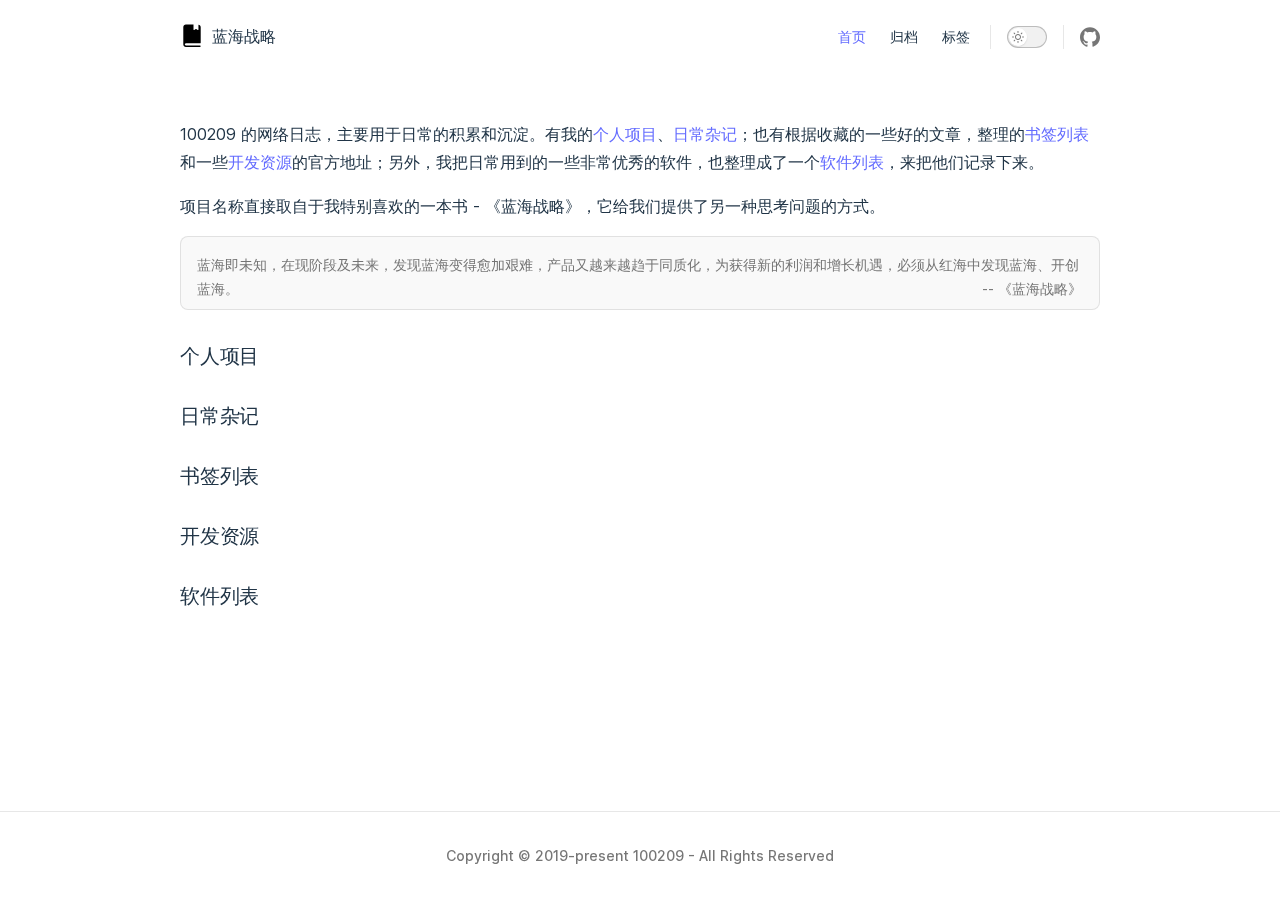
<file: index.html>
<!DOCTYPE html>
<html lang="en-US">
  <head>
    <meta charset="utf-8">
    <meta name="viewport" content="width=device-width,initial-scale=1">
    <title>蓝海战略</title>
    <meta name="description" content="100209 的网络日志">
    <link rel="stylesheet" href="/assets/style.267a1330.css">
    <link rel="modulepreload" href="/assets/app.e1de6d9f.js">
    <link rel="modulepreload" href="/assets/index.md.0fd8fb93.lean.js">
    
    <link rel="icon" type="image/svg+xml" href="/logo.svg">
  <meta property="og:type" content="website">
  <meta property="og:title" content="blue ocean strategy">
  <meta property="og:description" content="blue ocean strategy">
  <meta name="theme-color" content="#00AAFF">
  <script id="check-dark-light">(()=>{const e=localStorage.getItem("vitepress-theme-appearance"),a=window.matchMedia("(prefers-color-scheme: dark)").matches;(!e||e==="auto"?a:e==="dark")&&document.documentElement.classList.add("dark")})();</script>
  </head>
  <body>
    <div id="app"><div class="Layout" data-v-c6a644e1><!--[--><!--]--><!--[--><span tabindex="-1" data-v-151f2593></span><a href="#VPContent" class="VPSkipLink visually-hidden" data-v-151f2593> Skip to content </a><!--]--><!----><header class="VPNav no-sidebar" data-v-c6a644e1 data-v-a71a30f1><div class="VPNavBar" data-v-a71a30f1 data-v-6f1d18b5><div class="container" data-v-6f1d18b5><div class="VPNavBarTitle" data-v-6f1d18b5 data-v-d5925166><a class="title" href="/" data-v-d5925166><!--[--><!--]--><!--[--><img class="VPImage logo" src="/logo.svg" alt data-v-b7ac6bd3><!--]--><!--[-->蓝海战略<!--]--><!--[--><!--]--></a></div><div class="content" data-v-6f1d18b5><!--[--><!--]--><!----><nav aria-labelledby="main-nav-aria-label" class="VPNavBarMenu menu" data-v-6f1d18b5 data-v-f83db6ba><span id="main-nav-aria-label" class="visually-hidden" data-v-f83db6ba>Main Navigation</span><!--[--><!--[--><a class="VPLink link VPNavBarMenuLink active" href="/" data-v-f83db6ba data-v-47a2263e data-v-3c355974><!--[-->首页<!--]--><!----></a><!--]--><!--[--><a class="VPLink link VPNavBarMenuLink" href="/archives.html" data-v-f83db6ba data-v-47a2263e data-v-3c355974><!--[-->归档<!--]--><!----></a><!--]--><!--[--><a class="VPLink link VPNavBarMenuLink" href="/tags.html" data-v-f83db6ba data-v-47a2263e data-v-3c355974><!--[-->标签<!--]--><!----></a><!--]--><!--]--></nav><!----><div class="VPNavBarAppearance appearance" data-v-6f1d18b5 data-v-a3e7452b><button class="VPSwitch VPSwitchAppearance" type="button" role="switch" aria-label="toggle dark mode" aria-checked="false" data-v-a3e7452b data-v-51c451fd data-v-eba7420e><span class="check" data-v-eba7420e><span class="icon" data-v-eba7420e><!--[--><svg xmlns="http://www.w3.org/2000/svg" aria-hidden="true" focusable="false" viewbox="0 0 24 24" class="sun" data-v-51c451fd><path d="M12,18c-3.3,0-6-2.7-6-6s2.7-6,6-6s6,2.7,6,6S15.3,18,12,18zM12,8c-2.2,0-4,1.8-4,4c0,2.2,1.8,4,4,4c2.2,0,4-1.8,4-4C16,9.8,14.2,8,12,8z"></path><path d="M12,4c-0.6,0-1-0.4-1-1V1c0-0.6,0.4-1,1-1s1,0.4,1,1v2C13,3.6,12.6,4,12,4z"></path><path d="M12,24c-0.6,0-1-0.4-1-1v-2c0-0.6,0.4-1,1-1s1,0.4,1,1v2C13,23.6,12.6,24,12,24z"></path><path d="M5.6,6.6c-0.3,0-0.5-0.1-0.7-0.3L3.5,4.9c-0.4-0.4-0.4-1,0-1.4s1-0.4,1.4,0l1.4,1.4c0.4,0.4,0.4,1,0,1.4C6.2,6.5,5.9,6.6,5.6,6.6z"></path><path d="M19.8,20.8c-0.3,0-0.5-0.1-0.7-0.3l-1.4-1.4c-0.4-0.4-0.4-1,0-1.4s1-0.4,1.4,0l1.4,1.4c0.4,0.4,0.4,1,0,1.4C20.3,20.7,20,20.8,19.8,20.8z"></path><path d="M3,13H1c-0.6,0-1-0.4-1-1s0.4-1,1-1h2c0.6,0,1,0.4,1,1S3.6,13,3,13z"></path><path d="M23,13h-2c-0.6,0-1-0.4-1-1s0.4-1,1-1h2c0.6,0,1,0.4,1,1S23.6,13,23,13z"></path><path d="M4.2,20.8c-0.3,0-0.5-0.1-0.7-0.3c-0.4-0.4-0.4-1,0-1.4l1.4-1.4c0.4-0.4,1-0.4,1.4,0s0.4,1,0,1.4l-1.4,1.4C4.7,20.7,4.5,20.8,4.2,20.8z"></path><path d="M18.4,6.6c-0.3,0-0.5-0.1-0.7-0.3c-0.4-0.4-0.4-1,0-1.4l1.4-1.4c0.4-0.4,1-0.4,1.4,0s0.4,1,0,1.4l-1.4,1.4C18.9,6.5,18.6,6.6,18.4,6.6z"></path></svg><svg xmlns="http://www.w3.org/2000/svg" aria-hidden="true" focusable="false" viewbox="0 0 24 24" class="moon" data-v-51c451fd><path d="M12.1,22c-0.3,0-0.6,0-0.9,0c-5.5-0.5-9.5-5.4-9-10.9c0.4-4.8,4.2-8.6,9-9c0.4,0,0.8,0.2,1,0.5c0.2,0.3,0.2,0.8-0.1,1.1c-2,2.7-1.4,6.4,1.3,8.4c2.1,1.6,5,1.6,7.1,0c0.3-0.2,0.7-0.3,1.1-0.1c0.3,0.2,0.5,0.6,0.5,1c-0.2,2.7-1.5,5.1-3.6,6.8C16.6,21.2,14.4,22,12.1,22zM9.3,4.4c-2.9,1-5,3.6-5.2,6.8c-0.4,4.4,2.8,8.3,7.2,8.7c2.1,0.2,4.2-0.4,5.8-1.8c1.1-0.9,1.9-2.1,2.4-3.4c-2.5,0.9-5.3,0.5-7.5-1.1C9.2,11.4,8.1,7.7,9.3,4.4z"></path></svg><!--]--></span></span></button></div><div class="VPSocialLinks VPNavBarSocialLinks social-links" data-v-6f1d18b5 data-v-738bef5a data-v-f6988cfb><!--[--><a class="VPSocialLink" href="https://github.com/100209" target="_blank" rel="noopener" data-v-f6988cfb data-v-e57698f6><svg role="img" viewBox="0 0 24 24" xmlns="http://www.w3.org/2000/svg"><title>GitHub</title><path d="M12 .297c-6.63 0-12 5.373-12 12 0 5.303 3.438 9.8 8.205 11.385.6.113.82-.258.82-.577 0-.285-.01-1.04-.015-2.04-3.338.724-4.042-1.61-4.042-1.61C4.422 18.07 3.633 17.7 3.633 17.7c-1.087-.744.084-.729.084-.729 1.205.084 1.838 1.236 1.838 1.236 1.07 1.835 2.809 1.305 3.495.998.108-.776.417-1.305.76-1.605-2.665-.3-5.466-1.332-5.466-5.93 0-1.31.465-2.38 1.235-3.22-.135-.303-.54-1.523.105-3.176 0 0 1.005-.322 3.3 1.23.96-.267 1.98-.399 3-.405 1.02.006 2.04.138 3 .405 2.28-1.552 3.285-1.23 3.285-1.23.645 1.653.24 2.873.12 3.176.765.84 1.23 1.91 1.23 3.22 0 4.61-2.805 5.625-5.475 5.92.42.36.81 1.096.81 2.22 0 1.606-.015 2.896-.015 3.286 0 .315.21.69.825.57C20.565 22.092 24 17.592 24 12.297c0-6.627-5.373-12-12-12"/></svg></a><!--]--></div><div class="VPFlyout VPNavBarExtra extra" data-v-6f1d18b5 data-v-e4361c82 data-v-6ffb57d3><button type="button" class="button" aria-haspopup="true" aria-expanded="false" aria-label="extra navigation" data-v-6ffb57d3><svg xmlns="http://www.w3.org/2000/svg" aria-hidden="true" focusable="false" viewbox="0 0 24 24" class="icon" data-v-6ffb57d3><circle cx="12" cy="12" r="2"></circle><circle cx="19" cy="12" r="2"></circle><circle cx="5" cy="12" r="2"></circle></svg></button><div class="menu" data-v-6ffb57d3><div class="VPMenu" data-v-6ffb57d3 data-v-1c5d0cfc><!----><!--[--><!--[--><!----><div class="group" data-v-e4361c82><div class="item appearance" data-v-e4361c82><p class="label" data-v-e4361c82>Appearance</p><div class="appearance-action" data-v-e4361c82><button class="VPSwitch VPSwitchAppearance" type="button" role="switch" aria-label="toggle dark mode" aria-checked="false" data-v-e4361c82 data-v-51c451fd data-v-eba7420e><span class="check" data-v-eba7420e><span class="icon" data-v-eba7420e><!--[--><svg xmlns="http://www.w3.org/2000/svg" aria-hidden="true" focusable="false" viewbox="0 0 24 24" class="sun" data-v-51c451fd><path d="M12,18c-3.3,0-6-2.7-6-6s2.7-6,6-6s6,2.7,6,6S15.3,18,12,18zM12,8c-2.2,0-4,1.8-4,4c0,2.2,1.8,4,4,4c2.2,0,4-1.8,4-4C16,9.8,14.2,8,12,8z"></path><path d="M12,4c-0.6,0-1-0.4-1-1V1c0-0.6,0.4-1,1-1s1,0.4,1,1v2C13,3.6,12.6,4,12,4z"></path><path d="M12,24c-0.6,0-1-0.4-1-1v-2c0-0.6,0.4-1,1-1s1,0.4,1,1v2C13,23.6,12.6,24,12,24z"></path><path d="M5.6,6.6c-0.3,0-0.5-0.1-0.7-0.3L3.5,4.9c-0.4-0.4-0.4-1,0-1.4s1-0.4,1.4,0l1.4,1.4c0.4,0.4,0.4,1,0,1.4C6.2,6.5,5.9,6.6,5.6,6.6z"></path><path d="M19.8,20.8c-0.3,0-0.5-0.1-0.7-0.3l-1.4-1.4c-0.4-0.4-0.4-1,0-1.4s1-0.4,1.4,0l1.4,1.4c0.4,0.4,0.4,1,0,1.4C20.3,20.7,20,20.8,19.8,20.8z"></path><path d="M3,13H1c-0.6,0-1-0.4-1-1s0.4-1,1-1h2c0.6,0,1,0.4,1,1S3.6,13,3,13z"></path><path d="M23,13h-2c-0.6,0-1-0.4-1-1s0.4-1,1-1h2c0.6,0,1,0.4,1,1S23.6,13,23,13z"></path><path d="M4.2,20.8c-0.3,0-0.5-0.1-0.7-0.3c-0.4-0.4-0.4-1,0-1.4l1.4-1.4c0.4-0.4,1-0.4,1.4,0s0.4,1,0,1.4l-1.4,1.4C4.7,20.7,4.5,20.8,4.2,20.8z"></path><path d="M18.4,6.6c-0.3,0-0.5-0.1-0.7-0.3c-0.4-0.4-0.4-1,0-1.4l1.4-1.4c0.4-0.4,1-0.4,1.4,0s0.4,1,0,1.4l-1.4,1.4C18.9,6.5,18.6,6.6,18.4,6.6z"></path></svg><svg xmlns="http://www.w3.org/2000/svg" aria-hidden="true" focusable="false" viewbox="0 0 24 24" class="moon" data-v-51c451fd><path d="M12.1,22c-0.3,0-0.6,0-0.9,0c-5.5-0.5-9.5-5.4-9-10.9c0.4-4.8,4.2-8.6,9-9c0.4,0,0.8,0.2,1,0.5c0.2,0.3,0.2,0.8-0.1,1.1c-2,2.7-1.4,6.4,1.3,8.4c2.1,1.6,5,1.6,7.1,0c0.3-0.2,0.7-0.3,1.1-0.1c0.3,0.2,0.5,0.6,0.5,1c-0.2,2.7-1.5,5.1-3.6,6.8C16.6,21.2,14.4,22,12.1,22zM9.3,4.4c-2.9,1-5,3.6-5.2,6.8c-0.4,4.4,2.8,8.3,7.2,8.7c2.1,0.2,4.2-0.4,5.8-1.8c1.1-0.9,1.9-2.1,2.4-3.4c-2.5,0.9-5.3,0.5-7.5-1.1C9.2,11.4,8.1,7.7,9.3,4.4z"></path></svg><!--]--></span></span></button></div></div></div><div class="group" data-v-e4361c82><div class="item social-links" data-v-e4361c82><div class="VPSocialLinks social-links-list" data-v-e4361c82 data-v-f6988cfb><!--[--><a class="VPSocialLink" href="https://github.com/100209" target="_blank" rel="noopener" data-v-f6988cfb data-v-e57698f6><svg role="img" viewBox="0 0 24 24" xmlns="http://www.w3.org/2000/svg"><title>GitHub</title><path d="M12 .297c-6.63 0-12 5.373-12 12 0 5.303 3.438 9.8 8.205 11.385.6.113.82-.258.82-.577 0-.285-.01-1.04-.015-2.04-3.338.724-4.042-1.61-4.042-1.61C4.422 18.07 3.633 17.7 3.633 17.7c-1.087-.744.084-.729.084-.729 1.205.084 1.838 1.236 1.838 1.236 1.07 1.835 2.809 1.305 3.495.998.108-.776.417-1.305.76-1.605-2.665-.3-5.466-1.332-5.466-5.93 0-1.31.465-2.38 1.235-3.22-.135-.303-.54-1.523.105-3.176 0 0 1.005-.322 3.3 1.23.96-.267 1.98-.399 3-.405 1.02.006 2.04.138 3 .405 2.28-1.552 3.285-1.23 3.285-1.23.645 1.653.24 2.873.12 3.176.765.84 1.23 1.91 1.23 3.22 0 4.61-2.805 5.625-5.475 5.92.42.36.81 1.096.81 2.22 0 1.606-.015 2.896-.015 3.286 0 .315.21.69.825.57C20.565 22.092 24 17.592 24 12.297c0-6.627-5.373-12-12-12"/></svg></a><!--]--></div></div></div><!--]--><!--]--></div></div></div><!--[--><!--]--><button type="button" class="VPNavBarHamburger hamburger" aria-label="mobile navigation" aria-expanded="false" aria-controls="VPNavScreen" data-v-6f1d18b5 data-v-e5dd9c1c><span class="container" data-v-e5dd9c1c><span class="top" data-v-e5dd9c1c></span><span class="middle" data-v-e5dd9c1c></span><span class="bottom" data-v-e5dd9c1c></span></span></button></div></div></div><!----></header><!----><!----><div class="VPContent" id="VPContent" data-v-c6a644e1 data-v-c95df128><div class="VPDoc" data-v-c95df128 data-v-37ebe389><div class="container" data-v-37ebe389><!----><div class="content" data-v-37ebe389><div class="content-container" data-v-37ebe389><!--[--><!--]--><main class="main" data-v-37ebe389><div style="position:relative;" class="vp-doc _index" data-v-37ebe389><div><p>100209 的网络日志，主要用于日常的积累和沉淀。有我的<a href="#projects">个人项目</a>、<a href="#notes">日常杂记</a>；也有根据收藏的一些好的文章，整理的<a href="#bookmarks">书签列表</a>和一些<a href="#resources">开发资源</a>的官方地址；另外，我把日常用到的一些非常优秀的软件，也整理成了一个<a href="#softwares">软件列表</a>，来把他们记录下来。</p><p>项目名称直接取自于我特别喜欢的一本书 - 《蓝海战略》，它给我们提供了另一种思考问题的方式。</p><div class="info custom-block c-home-tip"><p>蓝海即未知，在现阶段及未来，发现蓝海变得愈加艰难，产品又越来越趋于同质化，为获得新的利润和增长机遇，必须从红海中发现蓝海、开创蓝海。<span class="role-blank"></span></p><span class="role-after">-- 《蓝海战略》</span></div><h3 id="projects">个人项目</h3><h3 id="notes">日常杂记</h3><h3 id="bookmarks">书签列表</h3><h3 id="resources">开发资源</h3><h3 id="softwares">软件列表</h3></div></div></main><!--[--><!--]--><!----><!--[--><!--]--></div></div></div></div></div><footer class="VPFooter" data-v-c6a644e1 data-v-9f24cc86><div class="container" data-v-9f24cc86><!----><p class="copyright" data-v-9f24cc86>Copyright © 2019-present 100209 - All Rights Reserved</p></div></footer><!--[--><!--]--></div></div>
    <script>__VP_HASH_MAP__ = JSON.parse("{\"archives.md\":\"30244745\",\"index.md\":\"0fd8fb93\",\"posts_test.md\":\"155ac720\",\"tags.md\":\"492b78b9\"}")</script>
    <script type="module" async src="/assets/app.e1de6d9f.js"></script>
    
  </body>
</html>
</file>
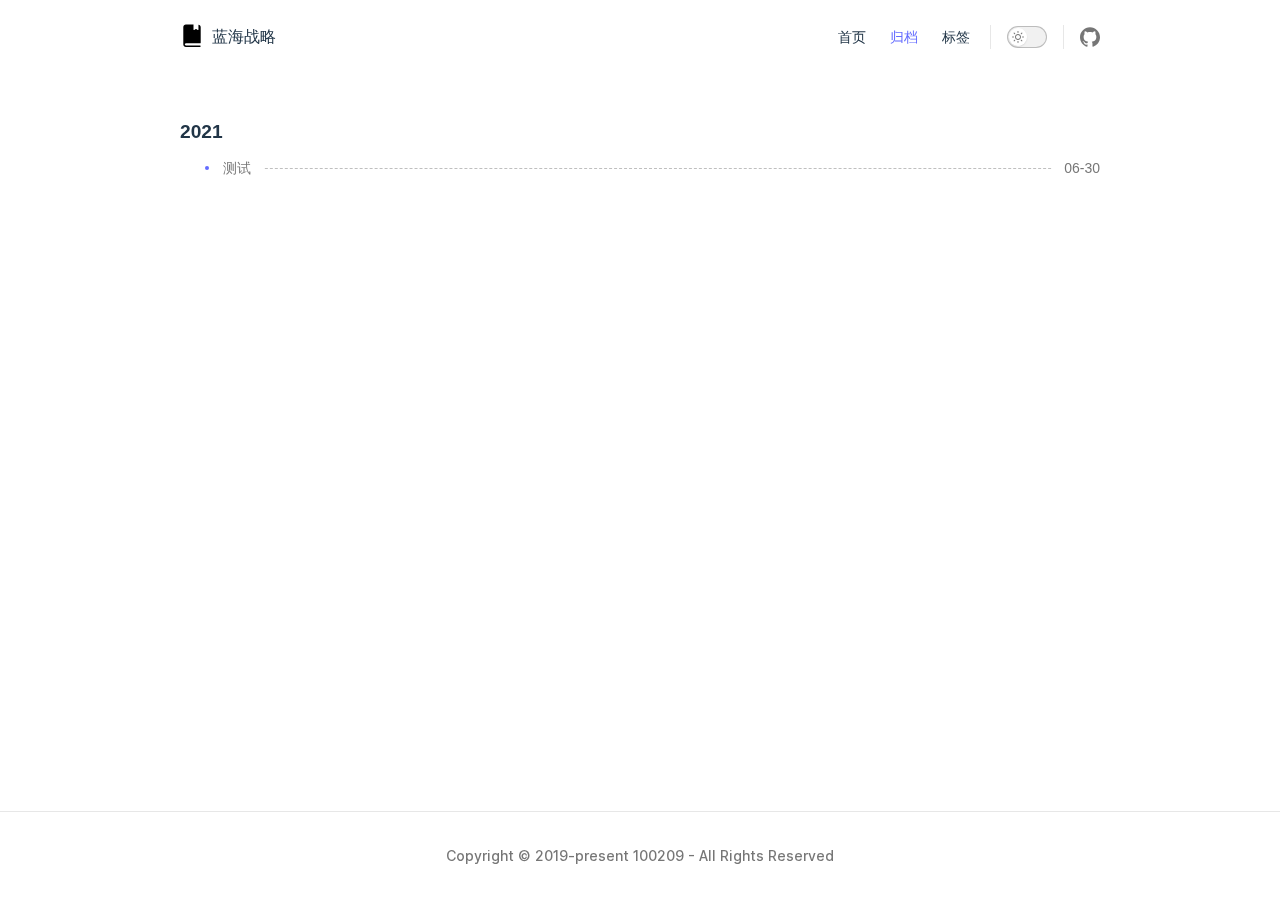
<file: archives.html>
<!DOCTYPE html>
<html lang="en-US">
  <head>
    <meta charset="utf-8">
    <meta name="viewport" content="width=device-width,initial-scale=1">
    <title>归档 | 蓝海战略</title>
    <meta name="description" content="100209 的网络日志">
    <link rel="stylesheet" href="/assets/style.267a1330.css">
    <link rel="modulepreload" href="/assets/app.e1de6d9f.js">
    <link rel="modulepreload" href="/assets/archives.md.30244745.lean.js">
    
    <link rel="icon" type="image/svg+xml" href="/logo.svg">
  <meta property="og:type" content="website">
  <meta property="og:title" content="blue ocean strategy">
  <meta property="og:description" content="blue ocean strategy">
  <meta name="theme-color" content="#00AAFF">
  <script id="check-dark-light">(()=>{const e=localStorage.getItem("vitepress-theme-appearance"),a=window.matchMedia("(prefers-color-scheme: dark)").matches;(!e||e==="auto"?a:e==="dark")&&document.documentElement.classList.add("dark")})();</script>
  </head>
  <body>
    <div id="app"><div class="Layout" data-v-c6a644e1><!--[--><!--]--><!--[--><span tabindex="-1" data-v-151f2593></span><a href="#VPContent" class="VPSkipLink visually-hidden" data-v-151f2593> Skip to content </a><!--]--><!----><header class="VPNav no-sidebar" data-v-c6a644e1 data-v-a71a30f1><div class="VPNavBar" data-v-a71a30f1 data-v-6f1d18b5><div class="container" data-v-6f1d18b5><div class="VPNavBarTitle" data-v-6f1d18b5 data-v-d5925166><a class="title" href="/" data-v-d5925166><!--[--><!--]--><!--[--><img class="VPImage logo" src="/logo.svg" alt data-v-b7ac6bd3><!--]--><!--[-->蓝海战略<!--]--><!--[--><!--]--></a></div><div class="content" data-v-6f1d18b5><!--[--><!--]--><!----><nav aria-labelledby="main-nav-aria-label" class="VPNavBarMenu menu" data-v-6f1d18b5 data-v-f83db6ba><span id="main-nav-aria-label" class="visually-hidden" data-v-f83db6ba>Main Navigation</span><!--[--><!--[--><a class="VPLink link VPNavBarMenuLink" href="/" data-v-f83db6ba data-v-47a2263e data-v-3c355974><!--[-->首页<!--]--><!----></a><!--]--><!--[--><a class="VPLink link VPNavBarMenuLink active" href="/archives.html" data-v-f83db6ba data-v-47a2263e data-v-3c355974><!--[-->归档<!--]--><!----></a><!--]--><!--[--><a class="VPLink link VPNavBarMenuLink" href="/tags.html" data-v-f83db6ba data-v-47a2263e data-v-3c355974><!--[-->标签<!--]--><!----></a><!--]--><!--]--></nav><!----><div class="VPNavBarAppearance appearance" data-v-6f1d18b5 data-v-a3e7452b><button class="VPSwitch VPSwitchAppearance" type="button" role="switch" aria-label="toggle dark mode" aria-checked="false" data-v-a3e7452b data-v-51c451fd data-v-eba7420e><span class="check" data-v-eba7420e><span class="icon" data-v-eba7420e><!--[--><svg xmlns="http://www.w3.org/2000/svg" aria-hidden="true" focusable="false" viewbox="0 0 24 24" class="sun" data-v-51c451fd><path d="M12,18c-3.3,0-6-2.7-6-6s2.7-6,6-6s6,2.7,6,6S15.3,18,12,18zM12,8c-2.2,0-4,1.8-4,4c0,2.2,1.8,4,4,4c2.2,0,4-1.8,4-4C16,9.8,14.2,8,12,8z"></path><path d="M12,4c-0.6,0-1-0.4-1-1V1c0-0.6,0.4-1,1-1s1,0.4,1,1v2C13,3.6,12.6,4,12,4z"></path><path d="M12,24c-0.6,0-1-0.4-1-1v-2c0-0.6,0.4-1,1-1s1,0.4,1,1v2C13,23.6,12.6,24,12,24z"></path><path d="M5.6,6.6c-0.3,0-0.5-0.1-0.7-0.3L3.5,4.9c-0.4-0.4-0.4-1,0-1.4s1-0.4,1.4,0l1.4,1.4c0.4,0.4,0.4,1,0,1.4C6.2,6.5,5.9,6.6,5.6,6.6z"></path><path d="M19.8,20.8c-0.3,0-0.5-0.1-0.7-0.3l-1.4-1.4c-0.4-0.4-0.4-1,0-1.4s1-0.4,1.4,0l1.4,1.4c0.4,0.4,0.4,1,0,1.4C20.3,20.7,20,20.8,19.8,20.8z"></path><path d="M3,13H1c-0.6,0-1-0.4-1-1s0.4-1,1-1h2c0.6,0,1,0.4,1,1S3.6,13,3,13z"></path><path d="M23,13h-2c-0.6,0-1-0.4-1-1s0.4-1,1-1h2c0.6,0,1,0.4,1,1S23.6,13,23,13z"></path><path d="M4.2,20.8c-0.3,0-0.5-0.1-0.7-0.3c-0.4-0.4-0.4-1,0-1.4l1.4-1.4c0.4-0.4,1-0.4,1.4,0s0.4,1,0,1.4l-1.4,1.4C4.7,20.7,4.5,20.8,4.2,20.8z"></path><path d="M18.4,6.6c-0.3,0-0.5-0.1-0.7-0.3c-0.4-0.4-0.4-1,0-1.4l1.4-1.4c0.4-0.4,1-0.4,1.4,0s0.4,1,0,1.4l-1.4,1.4C18.9,6.5,18.6,6.6,18.4,6.6z"></path></svg><svg xmlns="http://www.w3.org/2000/svg" aria-hidden="true" focusable="false" viewbox="0 0 24 24" class="moon" data-v-51c451fd><path d="M12.1,22c-0.3,0-0.6,0-0.9,0c-5.5-0.5-9.5-5.4-9-10.9c0.4-4.8,4.2-8.6,9-9c0.4,0,0.8,0.2,1,0.5c0.2,0.3,0.2,0.8-0.1,1.1c-2,2.7-1.4,6.4,1.3,8.4c2.1,1.6,5,1.6,7.1,0c0.3-0.2,0.7-0.3,1.1-0.1c0.3,0.2,0.5,0.6,0.5,1c-0.2,2.7-1.5,5.1-3.6,6.8C16.6,21.2,14.4,22,12.1,22zM9.3,4.4c-2.9,1-5,3.6-5.2,6.8c-0.4,4.4,2.8,8.3,7.2,8.7c2.1,0.2,4.2-0.4,5.8-1.8c1.1-0.9,1.9-2.1,2.4-3.4c-2.5,0.9-5.3,0.5-7.5-1.1C9.2,11.4,8.1,7.7,9.3,4.4z"></path></svg><!--]--></span></span></button></div><div class="VPSocialLinks VPNavBarSocialLinks social-links" data-v-6f1d18b5 data-v-738bef5a data-v-f6988cfb><!--[--><a class="VPSocialLink" href="https://github.com/100209" target="_blank" rel="noopener" data-v-f6988cfb data-v-e57698f6><svg role="img" viewBox="0 0 24 24" xmlns="http://www.w3.org/2000/svg"><title>GitHub</title><path d="M12 .297c-6.63 0-12 5.373-12 12 0 5.303 3.438 9.8 8.205 11.385.6.113.82-.258.82-.577 0-.285-.01-1.04-.015-2.04-3.338.724-4.042-1.61-4.042-1.61C4.422 18.07 3.633 17.7 3.633 17.7c-1.087-.744.084-.729.084-.729 1.205.084 1.838 1.236 1.838 1.236 1.07 1.835 2.809 1.305 3.495.998.108-.776.417-1.305.76-1.605-2.665-.3-5.466-1.332-5.466-5.93 0-1.31.465-2.38 1.235-3.22-.135-.303-.54-1.523.105-3.176 0 0 1.005-.322 3.3 1.23.96-.267 1.98-.399 3-.405 1.02.006 2.04.138 3 .405 2.28-1.552 3.285-1.23 3.285-1.23.645 1.653.24 2.873.12 3.176.765.84 1.23 1.91 1.23 3.22 0 4.61-2.805 5.625-5.475 5.92.42.36.81 1.096.81 2.22 0 1.606-.015 2.896-.015 3.286 0 .315.21.69.825.57C20.565 22.092 24 17.592 24 12.297c0-6.627-5.373-12-12-12"/></svg></a><!--]--></div><div class="VPFlyout VPNavBarExtra extra" data-v-6f1d18b5 data-v-e4361c82 data-v-6ffb57d3><button type="button" class="button" aria-haspopup="true" aria-expanded="false" aria-label="extra navigation" data-v-6ffb57d3><svg xmlns="http://www.w3.org/2000/svg" aria-hidden="true" focusable="false" viewbox="0 0 24 24" class="icon" data-v-6ffb57d3><circle cx="12" cy="12" r="2"></circle><circle cx="19" cy="12" r="2"></circle><circle cx="5" cy="12" r="2"></circle></svg></button><div class="menu" data-v-6ffb57d3><div class="VPMenu" data-v-6ffb57d3 data-v-1c5d0cfc><!----><!--[--><!--[--><!----><div class="group" data-v-e4361c82><div class="item appearance" data-v-e4361c82><p class="label" data-v-e4361c82>Appearance</p><div class="appearance-action" data-v-e4361c82><button class="VPSwitch VPSwitchAppearance" type="button" role="switch" aria-label="toggle dark mode" aria-checked="false" data-v-e4361c82 data-v-51c451fd data-v-eba7420e><span class="check" data-v-eba7420e><span class="icon" data-v-eba7420e><!--[--><svg xmlns="http://www.w3.org/2000/svg" aria-hidden="true" focusable="false" viewbox="0 0 24 24" class="sun" data-v-51c451fd><path d="M12,18c-3.3,0-6-2.7-6-6s2.7-6,6-6s6,2.7,6,6S15.3,18,12,18zM12,8c-2.2,0-4,1.8-4,4c0,2.2,1.8,4,4,4c2.2,0,4-1.8,4-4C16,9.8,14.2,8,12,8z"></path><path d="M12,4c-0.6,0-1-0.4-1-1V1c0-0.6,0.4-1,1-1s1,0.4,1,1v2C13,3.6,12.6,4,12,4z"></path><path d="M12,24c-0.6,0-1-0.4-1-1v-2c0-0.6,0.4-1,1-1s1,0.4,1,1v2C13,23.6,12.6,24,12,24z"></path><path d="M5.6,6.6c-0.3,0-0.5-0.1-0.7-0.3L3.5,4.9c-0.4-0.4-0.4-1,0-1.4s1-0.4,1.4,0l1.4,1.4c0.4,0.4,0.4,1,0,1.4C6.2,6.5,5.9,6.6,5.6,6.6z"></path><path d="M19.8,20.8c-0.3,0-0.5-0.1-0.7-0.3l-1.4-1.4c-0.4-0.4-0.4-1,0-1.4s1-0.4,1.4,0l1.4,1.4c0.4,0.4,0.4,1,0,1.4C20.3,20.7,20,20.8,19.8,20.8z"></path><path d="M3,13H1c-0.6,0-1-0.4-1-1s0.4-1,1-1h2c0.6,0,1,0.4,1,1S3.6,13,3,13z"></path><path d="M23,13h-2c-0.6,0-1-0.4-1-1s0.4-1,1-1h2c0.6,0,1,0.4,1,1S23.6,13,23,13z"></path><path d="M4.2,20.8c-0.3,0-0.5-0.1-0.7-0.3c-0.4-0.4-0.4-1,0-1.4l1.4-1.4c0.4-0.4,1-0.4,1.4,0s0.4,1,0,1.4l-1.4,1.4C4.7,20.7,4.5,20.8,4.2,20.8z"></path><path d="M18.4,6.6c-0.3,0-0.5-0.1-0.7-0.3c-0.4-0.4-0.4-1,0-1.4l1.4-1.4c0.4-0.4,1-0.4,1.4,0s0.4,1,0,1.4l-1.4,1.4C18.9,6.5,18.6,6.6,18.4,6.6z"></path></svg><svg xmlns="http://www.w3.org/2000/svg" aria-hidden="true" focusable="false" viewbox="0 0 24 24" class="moon" data-v-51c451fd><path d="M12.1,22c-0.3,0-0.6,0-0.9,0c-5.5-0.5-9.5-5.4-9-10.9c0.4-4.8,4.2-8.6,9-9c0.4,0,0.8,0.2,1,0.5c0.2,0.3,0.2,0.8-0.1,1.1c-2,2.7-1.4,6.4,1.3,8.4c2.1,1.6,5,1.6,7.1,0c0.3-0.2,0.7-0.3,1.1-0.1c0.3,0.2,0.5,0.6,0.5,1c-0.2,2.7-1.5,5.1-3.6,6.8C16.6,21.2,14.4,22,12.1,22zM9.3,4.4c-2.9,1-5,3.6-5.2,6.8c-0.4,4.4,2.8,8.3,7.2,8.7c2.1,0.2,4.2-0.4,5.8-1.8c1.1-0.9,1.9-2.1,2.4-3.4c-2.5,0.9-5.3,0.5-7.5-1.1C9.2,11.4,8.1,7.7,9.3,4.4z"></path></svg><!--]--></span></span></button></div></div></div><div class="group" data-v-e4361c82><div class="item social-links" data-v-e4361c82><div class="VPSocialLinks social-links-list" data-v-e4361c82 data-v-f6988cfb><!--[--><a class="VPSocialLink" href="https://github.com/100209" target="_blank" rel="noopener" data-v-f6988cfb data-v-e57698f6><svg role="img" viewBox="0 0 24 24" xmlns="http://www.w3.org/2000/svg"><title>GitHub</title><path d="M12 .297c-6.63 0-12 5.373-12 12 0 5.303 3.438 9.8 8.205 11.385.6.113.82-.258.82-.577 0-.285-.01-1.04-.015-2.04-3.338.724-4.042-1.61-4.042-1.61C4.422 18.07 3.633 17.7 3.633 17.7c-1.087-.744.084-.729.084-.729 1.205.084 1.838 1.236 1.838 1.236 1.07 1.835 2.809 1.305 3.495.998.108-.776.417-1.305.76-1.605-2.665-.3-5.466-1.332-5.466-5.93 0-1.31.465-2.38 1.235-3.22-.135-.303-.54-1.523.105-3.176 0 0 1.005-.322 3.3 1.23.96-.267 1.98-.399 3-.405 1.02.006 2.04.138 3 .405 2.28-1.552 3.285-1.23 3.285-1.23.645 1.653.24 2.873.12 3.176.765.84 1.23 1.91 1.23 3.22 0 4.61-2.805 5.625-5.475 5.92.42.36.81 1.096.81 2.22 0 1.606-.015 2.896-.015 3.286 0 .315.21.69.825.57C20.565 22.092 24 17.592 24 12.297c0-6.627-5.373-12-12-12"/></svg></a><!--]--></div></div></div><!--]--><!--]--></div></div></div><!--[--><!--]--><button type="button" class="VPNavBarHamburger hamburger" aria-label="mobile navigation" aria-expanded="false" aria-controls="VPNavScreen" data-v-6f1d18b5 data-v-e5dd9c1c><span class="container" data-v-e5dd9c1c><span class="top" data-v-e5dd9c1c></span><span class="middle" data-v-e5dd9c1c></span><span class="bottom" data-v-e5dd9c1c></span></span></button></div></div></div><!----></header><!----><!----><div class="VPContent" id="VPContent" data-v-c6a644e1 data-v-c95df128><div class="VPDoc" data-v-c95df128 data-v-37ebe389><div class="container" data-v-37ebe389><!----><div class="content" data-v-37ebe389><div class="content-container" data-v-37ebe389><!--[--><!--]--><main class="main" data-v-37ebe389><div style="position:relative;" class="vp-doc _archives" data-v-37ebe389><div><div class="c-archives"><!--[--><div><div class="c-archives-year">2021</div><!--[--><a href="/posts/test.html" class="c-archives-article"><div class="c-archives-title"><span class="c-archives-title-order"></span> 测试</div><div class="c-archives-date">06-30</div><div class="c-archives-line"></div></a><!--]--></div><!--]--></div></div></div></main><!--[--><!--]--><!----><!--[--><!--]--></div></div></div></div></div><footer class="VPFooter" data-v-c6a644e1 data-v-9f24cc86><div class="container" data-v-9f24cc86><!----><p class="copyright" data-v-9f24cc86>Copyright © 2019-present 100209 - All Rights Reserved</p></div></footer><!--[--><!--]--></div></div>
    <script>__VP_HASH_MAP__ = JSON.parse("{\"archives.md\":\"30244745\",\"index.md\":\"0fd8fb93\",\"posts_test.md\":\"155ac720\",\"tags.md\":\"492b78b9\"}")</script>
    <script type="module" async src="/assets/app.e1de6d9f.js"></script>
    
  </body>
</html>
</file>
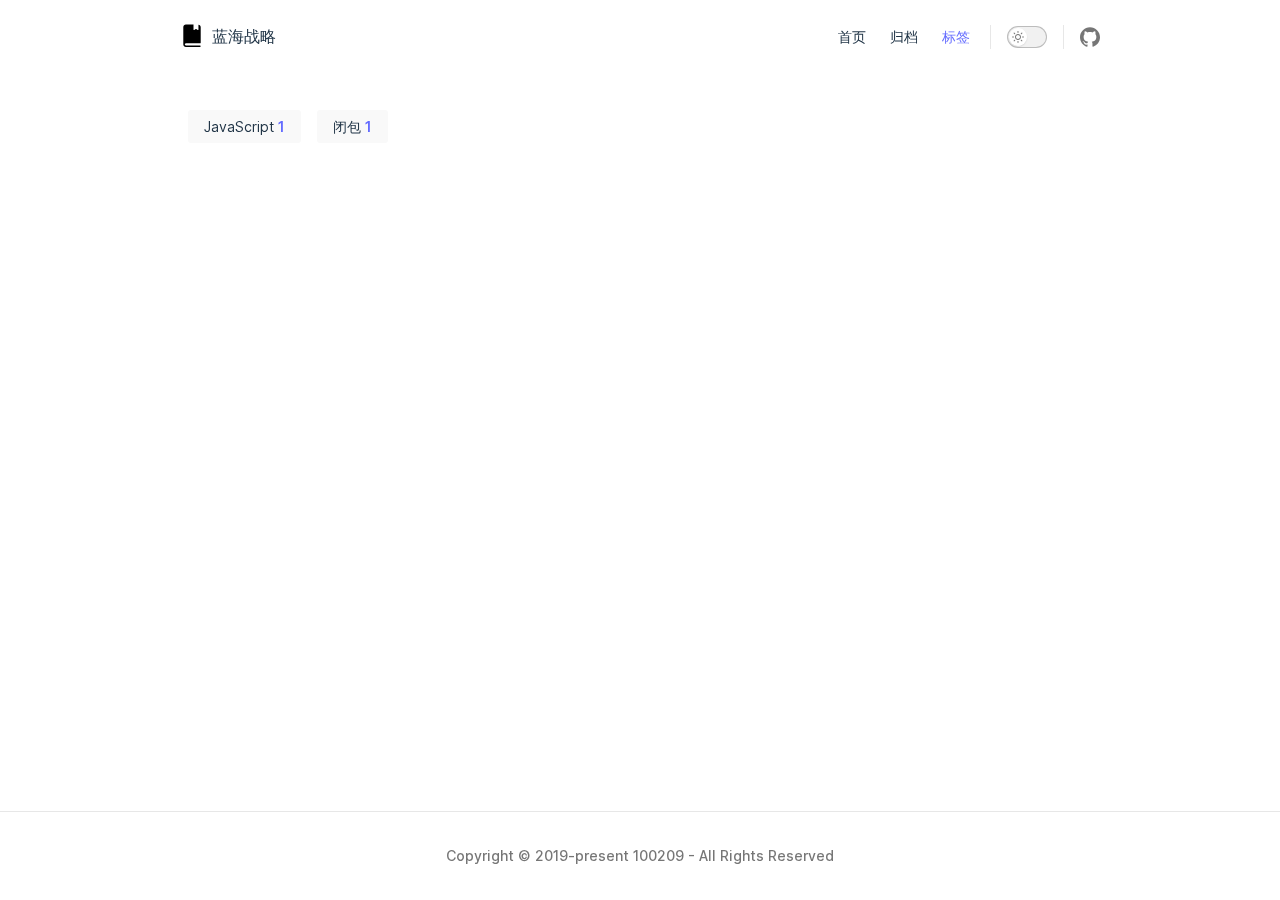
<file: tags.html>
<!DOCTYPE html>
<html lang="en-US">
  <head>
    <meta charset="utf-8">
    <meta name="viewport" content="width=device-width,initial-scale=1">
    <title>标签 | 蓝海战略</title>
    <meta name="description" content="100209 的网络日志">
    <link rel="stylesheet" href="/assets/style.267a1330.css">
    <link rel="modulepreload" href="/assets/app.e1de6d9f.js">
    <link rel="modulepreload" href="/assets/tags.md.492b78b9.lean.js">
    
    <link rel="icon" type="image/svg+xml" href="/logo.svg">
  <meta property="og:type" content="website">
  <meta property="og:title" content="blue ocean strategy">
  <meta property="og:description" content="blue ocean strategy">
  <meta name="theme-color" content="#00AAFF">
  <script id="check-dark-light">(()=>{const e=localStorage.getItem("vitepress-theme-appearance"),a=window.matchMedia("(prefers-color-scheme: dark)").matches;(!e||e==="auto"?a:e==="dark")&&document.documentElement.classList.add("dark")})();</script>
  </head>
  <body>
    <div id="app"><div class="Layout" data-v-c6a644e1><!--[--><!--]--><!--[--><span tabindex="-1" data-v-151f2593></span><a href="#VPContent" class="VPSkipLink visually-hidden" data-v-151f2593> Skip to content </a><!--]--><!----><header class="VPNav no-sidebar" data-v-c6a644e1 data-v-a71a30f1><div class="VPNavBar" data-v-a71a30f1 data-v-6f1d18b5><div class="container" data-v-6f1d18b5><div class="VPNavBarTitle" data-v-6f1d18b5 data-v-d5925166><a class="title" href="/" data-v-d5925166><!--[--><!--]--><!--[--><img class="VPImage logo" src="/logo.svg" alt data-v-b7ac6bd3><!--]--><!--[-->蓝海战略<!--]--><!--[--><!--]--></a></div><div class="content" data-v-6f1d18b5><!--[--><!--]--><!----><nav aria-labelledby="main-nav-aria-label" class="VPNavBarMenu menu" data-v-6f1d18b5 data-v-f83db6ba><span id="main-nav-aria-label" class="visually-hidden" data-v-f83db6ba>Main Navigation</span><!--[--><!--[--><a class="VPLink link VPNavBarMenuLink" href="/" data-v-f83db6ba data-v-47a2263e data-v-3c355974><!--[-->首页<!--]--><!----></a><!--]--><!--[--><a class="VPLink link VPNavBarMenuLink" href="/archives.html" data-v-f83db6ba data-v-47a2263e data-v-3c355974><!--[-->归档<!--]--><!----></a><!--]--><!--[--><a class="VPLink link VPNavBarMenuLink active" href="/tags.html" data-v-f83db6ba data-v-47a2263e data-v-3c355974><!--[-->标签<!--]--><!----></a><!--]--><!--]--></nav><!----><div class="VPNavBarAppearance appearance" data-v-6f1d18b5 data-v-a3e7452b><button class="VPSwitch VPSwitchAppearance" type="button" role="switch" aria-label="toggle dark mode" aria-checked="false" data-v-a3e7452b data-v-51c451fd data-v-eba7420e><span class="check" data-v-eba7420e><span class="icon" data-v-eba7420e><!--[--><svg xmlns="http://www.w3.org/2000/svg" aria-hidden="true" focusable="false" viewbox="0 0 24 24" class="sun" data-v-51c451fd><path d="M12,18c-3.3,0-6-2.7-6-6s2.7-6,6-6s6,2.7,6,6S15.3,18,12,18zM12,8c-2.2,0-4,1.8-4,4c0,2.2,1.8,4,4,4c2.2,0,4-1.8,4-4C16,9.8,14.2,8,12,8z"></path><path d="M12,4c-0.6,0-1-0.4-1-1V1c0-0.6,0.4-1,1-1s1,0.4,1,1v2C13,3.6,12.6,4,12,4z"></path><path d="M12,24c-0.6,0-1-0.4-1-1v-2c0-0.6,0.4-1,1-1s1,0.4,1,1v2C13,23.6,12.6,24,12,24z"></path><path d="M5.6,6.6c-0.3,0-0.5-0.1-0.7-0.3L3.5,4.9c-0.4-0.4-0.4-1,0-1.4s1-0.4,1.4,0l1.4,1.4c0.4,0.4,0.4,1,0,1.4C6.2,6.5,5.9,6.6,5.6,6.6z"></path><path d="M19.8,20.8c-0.3,0-0.5-0.1-0.7-0.3l-1.4-1.4c-0.4-0.4-0.4-1,0-1.4s1-0.4,1.4,0l1.4,1.4c0.4,0.4,0.4,1,0,1.4C20.3,20.7,20,20.8,19.8,20.8z"></path><path d="M3,13H1c-0.6,0-1-0.4-1-1s0.4-1,1-1h2c0.6,0,1,0.4,1,1S3.6,13,3,13z"></path><path d="M23,13h-2c-0.6,0-1-0.4-1-1s0.4-1,1-1h2c0.6,0,1,0.4,1,1S23.6,13,23,13z"></path><path d="M4.2,20.8c-0.3,0-0.5-0.1-0.7-0.3c-0.4-0.4-0.4-1,0-1.4l1.4-1.4c0.4-0.4,1-0.4,1.4,0s0.4,1,0,1.4l-1.4,1.4C4.7,20.7,4.5,20.8,4.2,20.8z"></path><path d="M18.4,6.6c-0.3,0-0.5-0.1-0.7-0.3c-0.4-0.4-0.4-1,0-1.4l1.4-1.4c0.4-0.4,1-0.4,1.4,0s0.4,1,0,1.4l-1.4,1.4C18.9,6.5,18.6,6.6,18.4,6.6z"></path></svg><svg xmlns="http://www.w3.org/2000/svg" aria-hidden="true" focusable="false" viewbox="0 0 24 24" class="moon" data-v-51c451fd><path d="M12.1,22c-0.3,0-0.6,0-0.9,0c-5.5-0.5-9.5-5.4-9-10.9c0.4-4.8,4.2-8.6,9-9c0.4,0,0.8,0.2,1,0.5c0.2,0.3,0.2,0.8-0.1,1.1c-2,2.7-1.4,6.4,1.3,8.4c2.1,1.6,5,1.6,7.1,0c0.3-0.2,0.7-0.3,1.1-0.1c0.3,0.2,0.5,0.6,0.5,1c-0.2,2.7-1.5,5.1-3.6,6.8C16.6,21.2,14.4,22,12.1,22zM9.3,4.4c-2.9,1-5,3.6-5.2,6.8c-0.4,4.4,2.8,8.3,7.2,8.7c2.1,0.2,4.2-0.4,5.8-1.8c1.1-0.9,1.9-2.1,2.4-3.4c-2.5,0.9-5.3,0.5-7.5-1.1C9.2,11.4,8.1,7.7,9.3,4.4z"></path></svg><!--]--></span></span></button></div><div class="VPSocialLinks VPNavBarSocialLinks social-links" data-v-6f1d18b5 data-v-738bef5a data-v-f6988cfb><!--[--><a class="VPSocialLink" href="https://github.com/100209" target="_blank" rel="noopener" data-v-f6988cfb data-v-e57698f6><svg role="img" viewBox="0 0 24 24" xmlns="http://www.w3.org/2000/svg"><title>GitHub</title><path d="M12 .297c-6.63 0-12 5.373-12 12 0 5.303 3.438 9.8 8.205 11.385.6.113.82-.258.82-.577 0-.285-.01-1.04-.015-2.04-3.338.724-4.042-1.61-4.042-1.61C4.422 18.07 3.633 17.7 3.633 17.7c-1.087-.744.084-.729.084-.729 1.205.084 1.838 1.236 1.838 1.236 1.07 1.835 2.809 1.305 3.495.998.108-.776.417-1.305.76-1.605-2.665-.3-5.466-1.332-5.466-5.93 0-1.31.465-2.38 1.235-3.22-.135-.303-.54-1.523.105-3.176 0 0 1.005-.322 3.3 1.23.96-.267 1.98-.399 3-.405 1.02.006 2.04.138 3 .405 2.28-1.552 3.285-1.23 3.285-1.23.645 1.653.24 2.873.12 3.176.765.84 1.23 1.91 1.23 3.22 0 4.61-2.805 5.625-5.475 5.92.42.36.81 1.096.81 2.22 0 1.606-.015 2.896-.015 3.286 0 .315.21.69.825.57C20.565 22.092 24 17.592 24 12.297c0-6.627-5.373-12-12-12"/></svg></a><!--]--></div><div class="VPFlyout VPNavBarExtra extra" data-v-6f1d18b5 data-v-e4361c82 data-v-6ffb57d3><button type="button" class="button" aria-haspopup="true" aria-expanded="false" aria-label="extra navigation" data-v-6ffb57d3><svg xmlns="http://www.w3.org/2000/svg" aria-hidden="true" focusable="false" viewbox="0 0 24 24" class="icon" data-v-6ffb57d3><circle cx="12" cy="12" r="2"></circle><circle cx="19" cy="12" r="2"></circle><circle cx="5" cy="12" r="2"></circle></svg></button><div class="menu" data-v-6ffb57d3><div class="VPMenu" data-v-6ffb57d3 data-v-1c5d0cfc><!----><!--[--><!--[--><!----><div class="group" data-v-e4361c82><div class="item appearance" data-v-e4361c82><p class="label" data-v-e4361c82>Appearance</p><div class="appearance-action" data-v-e4361c82><button class="VPSwitch VPSwitchAppearance" type="button" role="switch" aria-label="toggle dark mode" aria-checked="false" data-v-e4361c82 data-v-51c451fd data-v-eba7420e><span class="check" data-v-eba7420e><span class="icon" data-v-eba7420e><!--[--><svg xmlns="http://www.w3.org/2000/svg" aria-hidden="true" focusable="false" viewbox="0 0 24 24" class="sun" data-v-51c451fd><path d="M12,18c-3.3,0-6-2.7-6-6s2.7-6,6-6s6,2.7,6,6S15.3,18,12,18zM12,8c-2.2,0-4,1.8-4,4c0,2.2,1.8,4,4,4c2.2,0,4-1.8,4-4C16,9.8,14.2,8,12,8z"></path><path d="M12,4c-0.6,0-1-0.4-1-1V1c0-0.6,0.4-1,1-1s1,0.4,1,1v2C13,3.6,12.6,4,12,4z"></path><path d="M12,24c-0.6,0-1-0.4-1-1v-2c0-0.6,0.4-1,1-1s1,0.4,1,1v2C13,23.6,12.6,24,12,24z"></path><path d="M5.6,6.6c-0.3,0-0.5-0.1-0.7-0.3L3.5,4.9c-0.4-0.4-0.4-1,0-1.4s1-0.4,1.4,0l1.4,1.4c0.4,0.4,0.4,1,0,1.4C6.2,6.5,5.9,6.6,5.6,6.6z"></path><path d="M19.8,20.8c-0.3,0-0.5-0.1-0.7-0.3l-1.4-1.4c-0.4-0.4-0.4-1,0-1.4s1-0.4,1.4,0l1.4,1.4c0.4,0.4,0.4,1,0,1.4C20.3,20.7,20,20.8,19.8,20.8z"></path><path d="M3,13H1c-0.6,0-1-0.4-1-1s0.4-1,1-1h2c0.6,0,1,0.4,1,1S3.6,13,3,13z"></path><path d="M23,13h-2c-0.6,0-1-0.4-1-1s0.4-1,1-1h2c0.6,0,1,0.4,1,1S23.6,13,23,13z"></path><path d="M4.2,20.8c-0.3,0-0.5-0.1-0.7-0.3c-0.4-0.4-0.4-1,0-1.4l1.4-1.4c0.4-0.4,1-0.4,1.4,0s0.4,1,0,1.4l-1.4,1.4C4.7,20.7,4.5,20.8,4.2,20.8z"></path><path d="M18.4,6.6c-0.3,0-0.5-0.1-0.7-0.3c-0.4-0.4-0.4-1,0-1.4l1.4-1.4c0.4-0.4,1-0.4,1.4,0s0.4,1,0,1.4l-1.4,1.4C18.9,6.5,18.6,6.6,18.4,6.6z"></path></svg><svg xmlns="http://www.w3.org/2000/svg" aria-hidden="true" focusable="false" viewbox="0 0 24 24" class="moon" data-v-51c451fd><path d="M12.1,22c-0.3,0-0.6,0-0.9,0c-5.5-0.5-9.5-5.4-9-10.9c0.4-4.8,4.2-8.6,9-9c0.4,0,0.8,0.2,1,0.5c0.2,0.3,0.2,0.8-0.1,1.1c-2,2.7-1.4,6.4,1.3,8.4c2.1,1.6,5,1.6,7.1,0c0.3-0.2,0.7-0.3,1.1-0.1c0.3,0.2,0.5,0.6,0.5,1c-0.2,2.7-1.5,5.1-3.6,6.8C16.6,21.2,14.4,22,12.1,22zM9.3,4.4c-2.9,1-5,3.6-5.2,6.8c-0.4,4.4,2.8,8.3,7.2,8.7c2.1,0.2,4.2-0.4,5.8-1.8c1.1-0.9,1.9-2.1,2.4-3.4c-2.5,0.9-5.3,0.5-7.5-1.1C9.2,11.4,8.1,7.7,9.3,4.4z"></path></svg><!--]--></span></span></button></div></div></div><div class="group" data-v-e4361c82><div class="item social-links" data-v-e4361c82><div class="VPSocialLinks social-links-list" data-v-e4361c82 data-v-f6988cfb><!--[--><a class="VPSocialLink" href="https://github.com/100209" target="_blank" rel="noopener" data-v-f6988cfb data-v-e57698f6><svg role="img" viewBox="0 0 24 24" xmlns="http://www.w3.org/2000/svg"><title>GitHub</title><path d="M12 .297c-6.63 0-12 5.373-12 12 0 5.303 3.438 9.8 8.205 11.385.6.113.82-.258.82-.577 0-.285-.01-1.04-.015-2.04-3.338.724-4.042-1.61-4.042-1.61C4.422 18.07 3.633 17.7 3.633 17.7c-1.087-.744.084-.729.084-.729 1.205.084 1.838 1.236 1.838 1.236 1.07 1.835 2.809 1.305 3.495.998.108-.776.417-1.305.76-1.605-2.665-.3-5.466-1.332-5.466-5.93 0-1.31.465-2.38 1.235-3.22-.135-.303-.54-1.523.105-3.176 0 0 1.005-.322 3.3 1.23.96-.267 1.98-.399 3-.405 1.02.006 2.04.138 3 .405 2.28-1.552 3.285-1.23 3.285-1.23.645 1.653.24 2.873.12 3.176.765.84 1.23 1.91 1.23 3.22 0 4.61-2.805 5.625-5.475 5.92.42.36.81 1.096.81 2.22 0 1.606-.015 2.896-.015 3.286 0 .315.21.69.825.57C20.565 22.092 24 17.592 24 12.297c0-6.627-5.373-12-12-12"/></svg></a><!--]--></div></div></div><!--]--><!--]--></div></div></div><!--[--><!--]--><button type="button" class="VPNavBarHamburger hamburger" aria-label="mobile navigation" aria-expanded="false" aria-controls="VPNavScreen" data-v-6f1d18b5 data-v-e5dd9c1c><span class="container" data-v-e5dd9c1c><span class="top" data-v-e5dd9c1c></span><span class="middle" data-v-e5dd9c1c></span><span class="bottom" data-v-e5dd9c1c></span></span></button></div></div></div><!----></header><!----><!----><div class="VPContent" id="VPContent" data-v-c6a644e1 data-v-c95df128><div class="VPDoc" data-v-c95df128 data-v-37ebe389><div class="container" data-v-37ebe389><!----><div class="content" data-v-37ebe389><div class="content-container" data-v-37ebe389><!--[--><!--]--><main class="main" data-v-37ebe389><div style="position:relative;" class="vp-doc _tags" data-v-37ebe389><div><!--[--><div class="c-tags" data-v-58c80e00><!--[--><span class="c-tags-tag" data-v-58c80e00>JavaScript <strong data-v-58c80e00>1</strong></span><span class="c-tags-tag" data-v-58c80e00>闭包 <strong data-v-58c80e00>1</strong></span><!--]--></div><div class="c-archives-year" data-v-58c80e00></div><!--[--><!--]--><!--]--></div></div></main><!--[--><!--]--><!----><!--[--><!--]--></div></div></div></div></div><footer class="VPFooter" data-v-c6a644e1 data-v-9f24cc86><div class="container" data-v-9f24cc86><!----><p class="copyright" data-v-9f24cc86>Copyright © 2019-present 100209 - All Rights Reserved</p></div></footer><!--[--><!--]--></div></div>
    <script>__VP_HASH_MAP__ = JSON.parse("{\"archives.md\":\"30244745\",\"index.md\":\"0fd8fb93\",\"posts_test.md\":\"155ac720\",\"tags.md\":\"492b78b9\"}")</script>
    <script type="module" async src="/assets/app.e1de6d9f.js"></script>
    
  </body>
</html>
</file>
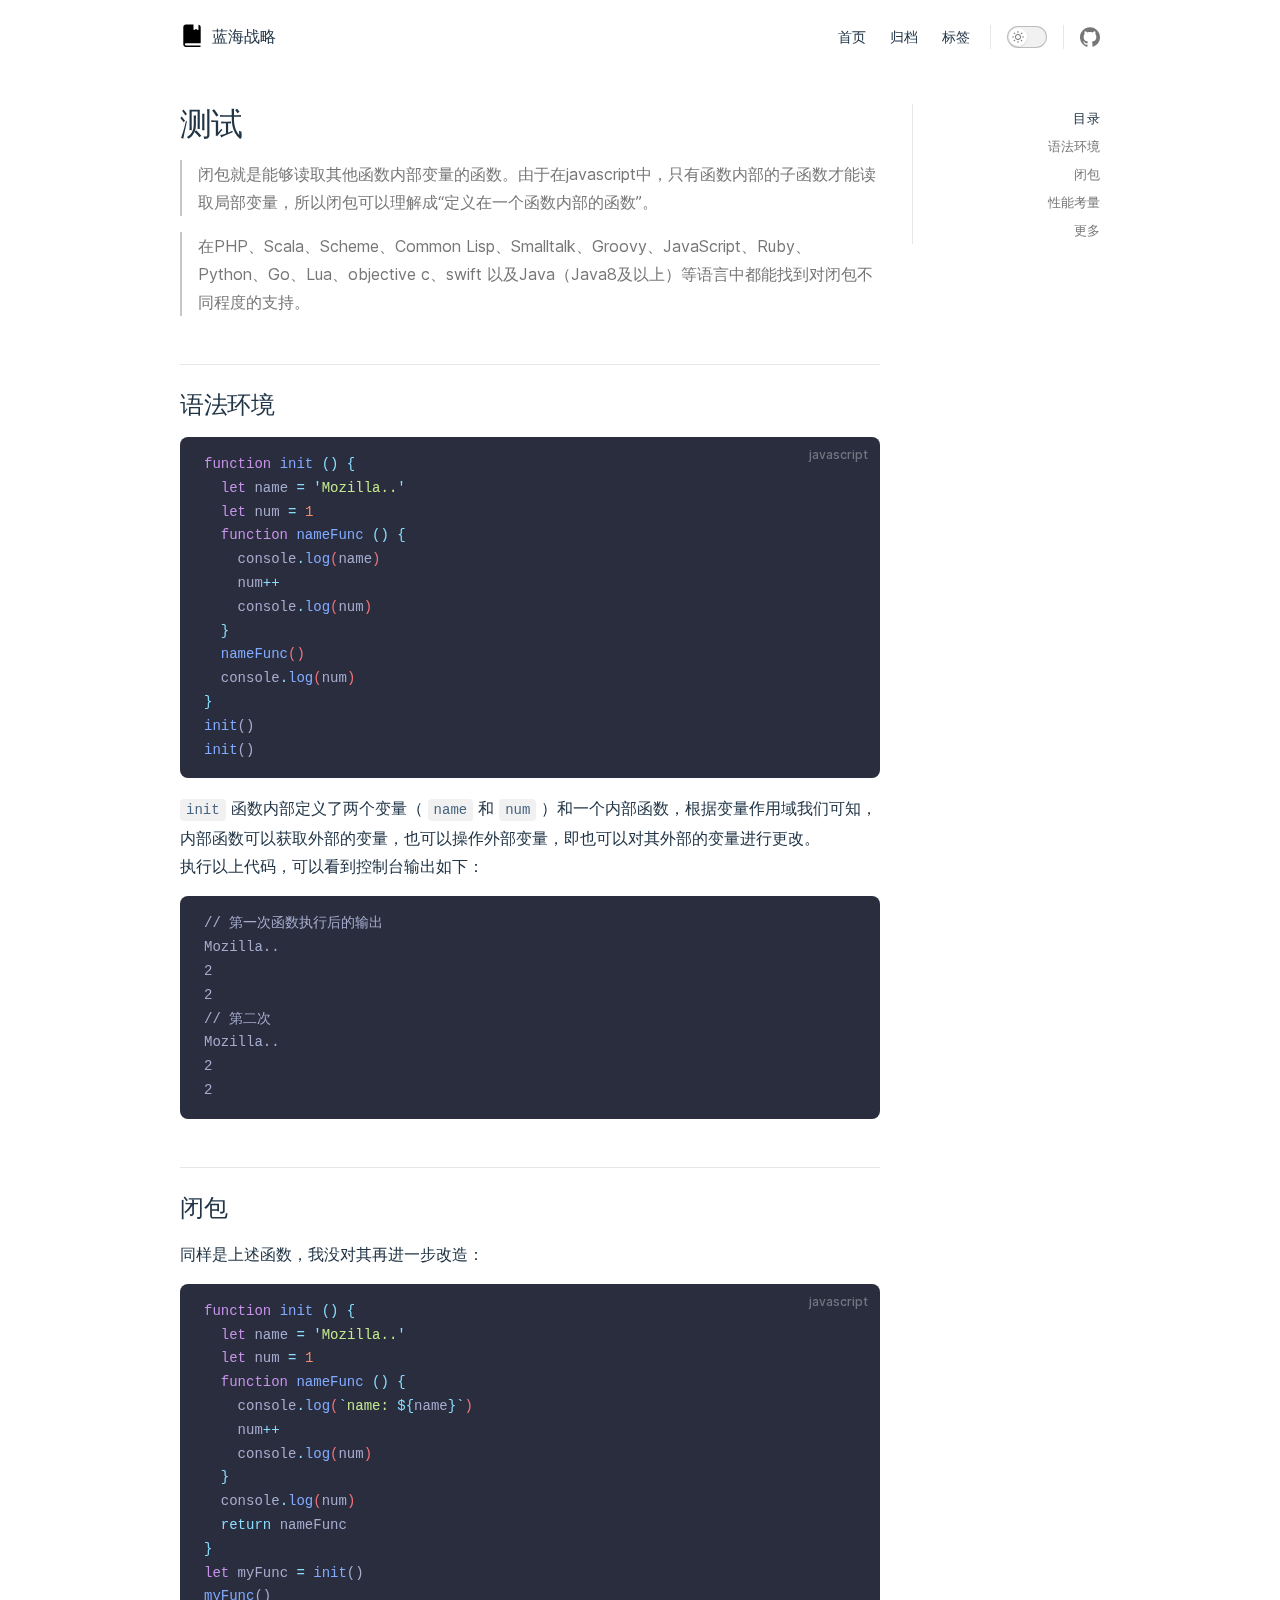
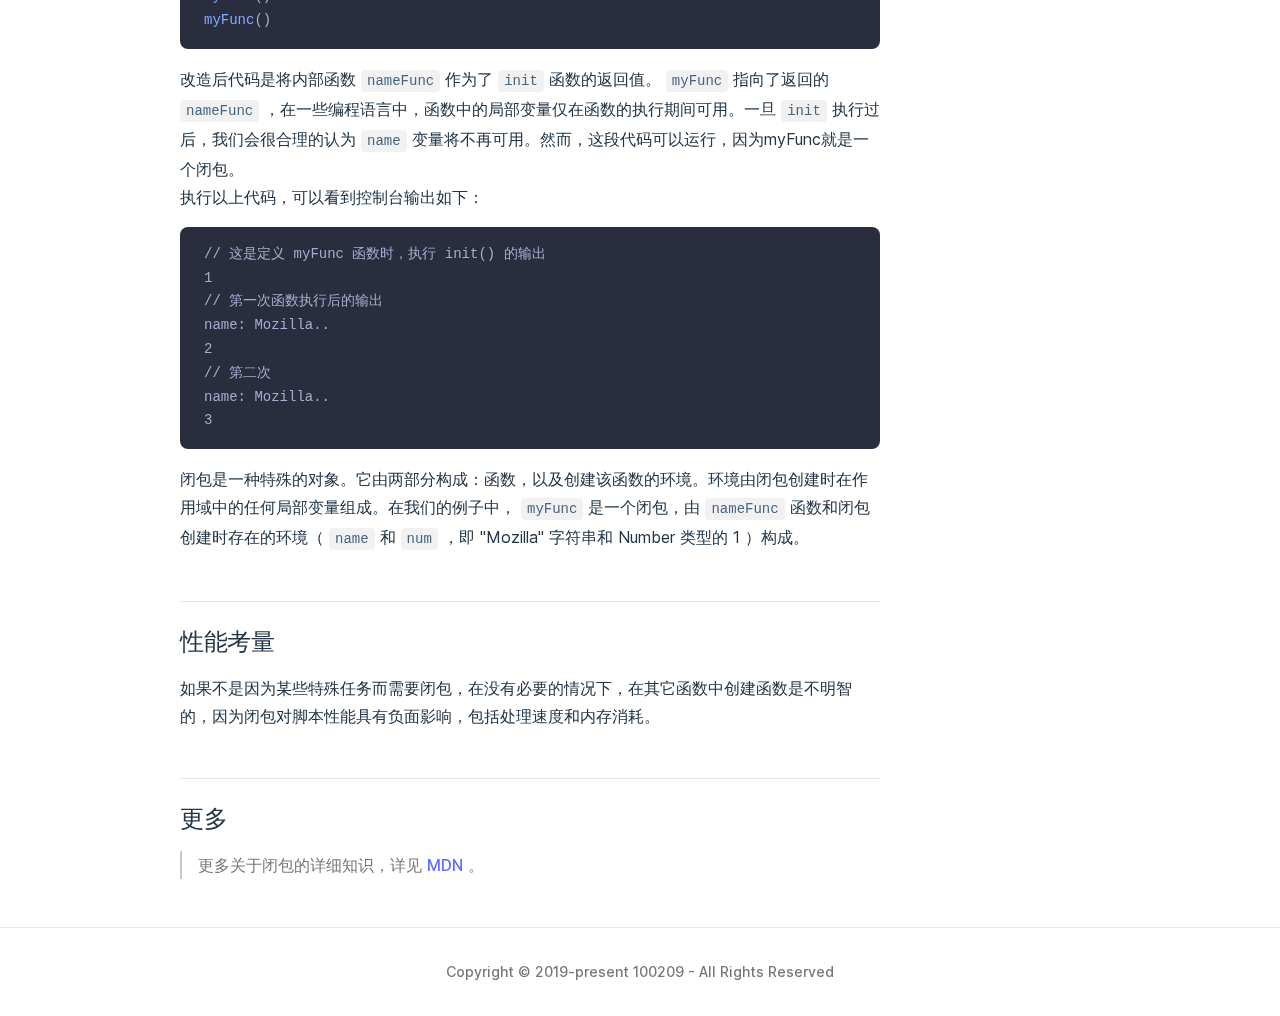
<file: posts/test.html>
<!DOCTYPE html>
<html lang="en-US">
  <head>
    <meta charset="utf-8">
    <meta name="viewport" content="width=device-width,initial-scale=1">
    <title>测试 | 蓝海战略</title>
    <meta name="description" content="闭包就是能够读取其他函数内部变量的函数。由于在javascript中，只有函数内部的子函数才能读取局部变量，所以闭包可以理解成“定义在一个函数内部的函数”">
    <link rel="stylesheet" href="/assets/style.267a1330.css">
    <link rel="modulepreload" href="/assets/app.e1de6d9f.js">
    <link rel="modulepreload" href="/assets/posts_test.md.155ac720.lean.js">
    
    <link rel="icon" type="image/svg+xml" href="/logo.svg">
  <meta property="og:type" content="website">
  <meta property="og:title" content="blue ocean strategy">
  <meta property="og:description" content="blue ocean strategy">
  <meta name="theme-color" content="#00AAFF">
  <script id="check-dark-light">(()=>{const e=localStorage.getItem("vitepress-theme-appearance"),a=window.matchMedia("(prefers-color-scheme: dark)").matches;(!e||e==="auto"?a:e==="dark")&&document.documentElement.classList.add("dark")})();</script>
  </head>
  <body>
    <div id="app"><div class="Layout" data-v-c6a644e1><!--[--><!--]--><!--[--><span tabindex="-1" data-v-151f2593></span><a href="#VPContent" class="VPSkipLink visually-hidden" data-v-151f2593> Skip to content </a><!--]--><!----><header class="VPNav no-sidebar" data-v-c6a644e1 data-v-a71a30f1><div class="VPNavBar" data-v-a71a30f1 data-v-6f1d18b5><div class="container" data-v-6f1d18b5><div class="VPNavBarTitle" data-v-6f1d18b5 data-v-d5925166><a class="title" href="/" data-v-d5925166><!--[--><!--]--><!--[--><img class="VPImage logo" src="/logo.svg" alt data-v-b7ac6bd3><!--]--><!--[-->蓝海战略<!--]--><!--[--><!--]--></a></div><div class="content" data-v-6f1d18b5><!--[--><!--]--><!----><nav aria-labelledby="main-nav-aria-label" class="VPNavBarMenu menu" data-v-6f1d18b5 data-v-f83db6ba><span id="main-nav-aria-label" class="visually-hidden" data-v-f83db6ba>Main Navigation</span><!--[--><!--[--><a class="VPLink link VPNavBarMenuLink" href="/" data-v-f83db6ba data-v-47a2263e data-v-3c355974><!--[-->首页<!--]--><!----></a><!--]--><!--[--><a class="VPLink link VPNavBarMenuLink" href="/archives.html" data-v-f83db6ba data-v-47a2263e data-v-3c355974><!--[-->归档<!--]--><!----></a><!--]--><!--[--><a class="VPLink link VPNavBarMenuLink" href="/tags.html" data-v-f83db6ba data-v-47a2263e data-v-3c355974><!--[-->标签<!--]--><!----></a><!--]--><!--]--></nav><!----><div class="VPNavBarAppearance appearance" data-v-6f1d18b5 data-v-a3e7452b><button class="VPSwitch VPSwitchAppearance" type="button" role="switch" aria-label="toggle dark mode" aria-checked="false" data-v-a3e7452b data-v-51c451fd data-v-eba7420e><span class="check" data-v-eba7420e><span class="icon" data-v-eba7420e><!--[--><svg xmlns="http://www.w3.org/2000/svg" aria-hidden="true" focusable="false" viewbox="0 0 24 24" class="sun" data-v-51c451fd><path d="M12,18c-3.3,0-6-2.7-6-6s2.7-6,6-6s6,2.7,6,6S15.3,18,12,18zM12,8c-2.2,0-4,1.8-4,4c0,2.2,1.8,4,4,4c2.2,0,4-1.8,4-4C16,9.8,14.2,8,12,8z"></path><path d="M12,4c-0.6,0-1-0.4-1-1V1c0-0.6,0.4-1,1-1s1,0.4,1,1v2C13,3.6,12.6,4,12,4z"></path><path d="M12,24c-0.6,0-1-0.4-1-1v-2c0-0.6,0.4-1,1-1s1,0.4,1,1v2C13,23.6,12.6,24,12,24z"></path><path d="M5.6,6.6c-0.3,0-0.5-0.1-0.7-0.3L3.5,4.9c-0.4-0.4-0.4-1,0-1.4s1-0.4,1.4,0l1.4,1.4c0.4,0.4,0.4,1,0,1.4C6.2,6.5,5.9,6.6,5.6,6.6z"></path><path d="M19.8,20.8c-0.3,0-0.5-0.1-0.7-0.3l-1.4-1.4c-0.4-0.4-0.4-1,0-1.4s1-0.4,1.4,0l1.4,1.4c0.4,0.4,0.4,1,0,1.4C20.3,20.7,20,20.8,19.8,20.8z"></path><path d="M3,13H1c-0.6,0-1-0.4-1-1s0.4-1,1-1h2c0.6,0,1,0.4,1,1S3.6,13,3,13z"></path><path d="M23,13h-2c-0.6,0-1-0.4-1-1s0.4-1,1-1h2c0.6,0,1,0.4,1,1S23.6,13,23,13z"></path><path d="M4.2,20.8c-0.3,0-0.5-0.1-0.7-0.3c-0.4-0.4-0.4-1,0-1.4l1.4-1.4c0.4-0.4,1-0.4,1.4,0s0.4,1,0,1.4l-1.4,1.4C4.7,20.7,4.5,20.8,4.2,20.8z"></path><path d="M18.4,6.6c-0.3,0-0.5-0.1-0.7-0.3c-0.4-0.4-0.4-1,0-1.4l1.4-1.4c0.4-0.4,1-0.4,1.4,0s0.4,1,0,1.4l-1.4,1.4C18.9,6.5,18.6,6.6,18.4,6.6z"></path></svg><svg xmlns="http://www.w3.org/2000/svg" aria-hidden="true" focusable="false" viewbox="0 0 24 24" class="moon" data-v-51c451fd><path d="M12.1,22c-0.3,0-0.6,0-0.9,0c-5.5-0.5-9.5-5.4-9-10.9c0.4-4.8,4.2-8.6,9-9c0.4,0,0.8,0.2,1,0.5c0.2,0.3,0.2,0.8-0.1,1.1c-2,2.7-1.4,6.4,1.3,8.4c2.1,1.6,5,1.6,7.1,0c0.3-0.2,0.7-0.3,1.1-0.1c0.3,0.2,0.5,0.6,0.5,1c-0.2,2.7-1.5,5.1-3.6,6.8C16.6,21.2,14.4,22,12.1,22zM9.3,4.4c-2.9,1-5,3.6-5.2,6.8c-0.4,4.4,2.8,8.3,7.2,8.7c2.1,0.2,4.2-0.4,5.8-1.8c1.1-0.9,1.9-2.1,2.4-3.4c-2.5,0.9-5.3,0.5-7.5-1.1C9.2,11.4,8.1,7.7,9.3,4.4z"></path></svg><!--]--></span></span></button></div><div class="VPSocialLinks VPNavBarSocialLinks social-links" data-v-6f1d18b5 data-v-738bef5a data-v-f6988cfb><!--[--><a class="VPSocialLink" href="https://github.com/100209" target="_blank" rel="noopener" data-v-f6988cfb data-v-e57698f6><svg role="img" viewBox="0 0 24 24" xmlns="http://www.w3.org/2000/svg"><title>GitHub</title><path d="M12 .297c-6.63 0-12 5.373-12 12 0 5.303 3.438 9.8 8.205 11.385.6.113.82-.258.82-.577 0-.285-.01-1.04-.015-2.04-3.338.724-4.042-1.61-4.042-1.61C4.422 18.07 3.633 17.7 3.633 17.7c-1.087-.744.084-.729.084-.729 1.205.084 1.838 1.236 1.838 1.236 1.07 1.835 2.809 1.305 3.495.998.108-.776.417-1.305.76-1.605-2.665-.3-5.466-1.332-5.466-5.93 0-1.31.465-2.38 1.235-3.22-.135-.303-.54-1.523.105-3.176 0 0 1.005-.322 3.3 1.23.96-.267 1.98-.399 3-.405 1.02.006 2.04.138 3 .405 2.28-1.552 3.285-1.23 3.285-1.23.645 1.653.24 2.873.12 3.176.765.84 1.23 1.91 1.23 3.22 0 4.61-2.805 5.625-5.475 5.92.42.36.81 1.096.81 2.22 0 1.606-.015 2.896-.015 3.286 0 .315.21.69.825.57C20.565 22.092 24 17.592 24 12.297c0-6.627-5.373-12-12-12"/></svg></a><!--]--></div><div class="VPFlyout VPNavBarExtra extra" data-v-6f1d18b5 data-v-e4361c82 data-v-6ffb57d3><button type="button" class="button" aria-haspopup="true" aria-expanded="false" aria-label="extra navigation" data-v-6ffb57d3><svg xmlns="http://www.w3.org/2000/svg" aria-hidden="true" focusable="false" viewbox="0 0 24 24" class="icon" data-v-6ffb57d3><circle cx="12" cy="12" r="2"></circle><circle cx="19" cy="12" r="2"></circle><circle cx="5" cy="12" r="2"></circle></svg></button><div class="menu" data-v-6ffb57d3><div class="VPMenu" data-v-6ffb57d3 data-v-1c5d0cfc><!----><!--[--><!--[--><!----><div class="group" data-v-e4361c82><div class="item appearance" data-v-e4361c82><p class="label" data-v-e4361c82>Appearance</p><div class="appearance-action" data-v-e4361c82><button class="VPSwitch VPSwitchAppearance" type="button" role="switch" aria-label="toggle dark mode" aria-checked="false" data-v-e4361c82 data-v-51c451fd data-v-eba7420e><span class="check" data-v-eba7420e><span class="icon" data-v-eba7420e><!--[--><svg xmlns="http://www.w3.org/2000/svg" aria-hidden="true" focusable="false" viewbox="0 0 24 24" class="sun" data-v-51c451fd><path d="M12,18c-3.3,0-6-2.7-6-6s2.7-6,6-6s6,2.7,6,6S15.3,18,12,18zM12,8c-2.2,0-4,1.8-4,4c0,2.2,1.8,4,4,4c2.2,0,4-1.8,4-4C16,9.8,14.2,8,12,8z"></path><path d="M12,4c-0.6,0-1-0.4-1-1V1c0-0.6,0.4-1,1-1s1,0.4,1,1v2C13,3.6,12.6,4,12,4z"></path><path d="M12,24c-0.6,0-1-0.4-1-1v-2c0-0.6,0.4-1,1-1s1,0.4,1,1v2C13,23.6,12.6,24,12,24z"></path><path d="M5.6,6.6c-0.3,0-0.5-0.1-0.7-0.3L3.5,4.9c-0.4-0.4-0.4-1,0-1.4s1-0.4,1.4,0l1.4,1.4c0.4,0.4,0.4,1,0,1.4C6.2,6.5,5.9,6.6,5.6,6.6z"></path><path d="M19.8,20.8c-0.3,0-0.5-0.1-0.7-0.3l-1.4-1.4c-0.4-0.4-0.4-1,0-1.4s1-0.4,1.4,0l1.4,1.4c0.4,0.4,0.4,1,0,1.4C20.3,20.7,20,20.8,19.8,20.8z"></path><path d="M3,13H1c-0.6,0-1-0.4-1-1s0.4-1,1-1h2c0.6,0,1,0.4,1,1S3.6,13,3,13z"></path><path d="M23,13h-2c-0.6,0-1-0.4-1-1s0.4-1,1-1h2c0.6,0,1,0.4,1,1S23.6,13,23,13z"></path><path d="M4.2,20.8c-0.3,0-0.5-0.1-0.7-0.3c-0.4-0.4-0.4-1,0-1.4l1.4-1.4c0.4-0.4,1-0.4,1.4,0s0.4,1,0,1.4l-1.4,1.4C4.7,20.7,4.5,20.8,4.2,20.8z"></path><path d="M18.4,6.6c-0.3,0-0.5-0.1-0.7-0.3c-0.4-0.4-0.4-1,0-1.4l1.4-1.4c0.4-0.4,1-0.4,1.4,0s0.4,1,0,1.4l-1.4,1.4C18.9,6.5,18.6,6.6,18.4,6.6z"></path></svg><svg xmlns="http://www.w3.org/2000/svg" aria-hidden="true" focusable="false" viewbox="0 0 24 24" class="moon" data-v-51c451fd><path d="M12.1,22c-0.3,0-0.6,0-0.9,0c-5.5-0.5-9.5-5.4-9-10.9c0.4-4.8,4.2-8.6,9-9c0.4,0,0.8,0.2,1,0.5c0.2,0.3,0.2,0.8-0.1,1.1c-2,2.7-1.4,6.4,1.3,8.4c2.1,1.6,5,1.6,7.1,0c0.3-0.2,0.7-0.3,1.1-0.1c0.3,0.2,0.5,0.6,0.5,1c-0.2,2.7-1.5,5.1-3.6,6.8C16.6,21.2,14.4,22,12.1,22zM9.3,4.4c-2.9,1-5,3.6-5.2,6.8c-0.4,4.4,2.8,8.3,7.2,8.7c2.1,0.2,4.2-0.4,5.8-1.8c1.1-0.9,1.9-2.1,2.4-3.4c-2.5,0.9-5.3,0.5-7.5-1.1C9.2,11.4,8.1,7.7,9.3,4.4z"></path></svg><!--]--></span></span></button></div></div></div><div class="group" data-v-e4361c82><div class="item social-links" data-v-e4361c82><div class="VPSocialLinks social-links-list" data-v-e4361c82 data-v-f6988cfb><!--[--><a class="VPSocialLink" href="https://github.com/100209" target="_blank" rel="noopener" data-v-f6988cfb data-v-e57698f6><svg role="img" viewBox="0 0 24 24" xmlns="http://www.w3.org/2000/svg"><title>GitHub</title><path d="M12 .297c-6.63 0-12 5.373-12 12 0 5.303 3.438 9.8 8.205 11.385.6.113.82-.258.82-.577 0-.285-.01-1.04-.015-2.04-3.338.724-4.042-1.61-4.042-1.61C4.422 18.07 3.633 17.7 3.633 17.7c-1.087-.744.084-.729.084-.729 1.205.084 1.838 1.236 1.838 1.236 1.07 1.835 2.809 1.305 3.495.998.108-.776.417-1.305.76-1.605-2.665-.3-5.466-1.332-5.466-5.93 0-1.31.465-2.38 1.235-3.22-.135-.303-.54-1.523.105-3.176 0 0 1.005-.322 3.3 1.23.96-.267 1.98-.399 3-.405 1.02.006 2.04.138 3 .405 2.28-1.552 3.285-1.23 3.285-1.23.645 1.653.24 2.873.12 3.176.765.84 1.23 1.91 1.23 3.22 0 4.61-2.805 5.625-5.475 5.92.42.36.81 1.096.81 2.22 0 1.606-.015 2.896-.015 3.286 0 .315.21.69.825.57C20.565 22.092 24 17.592 24 12.297c0-6.627-5.373-12-12-12"/></svg></a><!--]--></div></div></div><!--]--><!--]--></div></div></div><!--[--><!--]--><button type="button" class="VPNavBarHamburger hamburger" aria-label="mobile navigation" aria-expanded="false" aria-controls="VPNavScreen" data-v-6f1d18b5 data-v-e5dd9c1c><span class="container" data-v-e5dd9c1c><span class="top" data-v-e5dd9c1c></span><span class="middle" data-v-e5dd9c1c></span><span class="bottom" data-v-e5dd9c1c></span></span></button></div></div></div><!----></header><!----><!----><div class="VPContent" id="VPContent" data-v-c6a644e1 data-v-c95df128><div class="VPDoc has-aside" data-v-c95df128 data-v-37ebe389><div class="container" data-v-37ebe389><div class="aside" data-v-37ebe389><div class="aside-curtain" data-v-37ebe389></div><div class="aside-container" data-v-37ebe389><div class="aside-content" data-v-37ebe389><div class="VPDocAside" data-v-37ebe389 data-v-afc4c1a1><!--[--><!--]--><!--[--><!--]--><div class="VPDocAsideOutline" data-v-afc4c1a1 data-v-2865c0b0><div class="content" data-v-2865c0b0><div class="outline-marker" data-v-2865c0b0></div><div class="outline-title" data-v-2865c0b0>目录</div><nav aria-labelledby="doc-outline-aria-label" data-v-2865c0b0><span class="visually-hidden" id="doc-outline-aria-label" data-v-2865c0b0> Table of Contents for current page </span><ul class="root" data-v-2865c0b0 data-v-1188541a><!--[--><!--]--></ul></nav></div></div><!--[--><!--]--><div class="spacer" data-v-afc4c1a1></div><!--[--><!--]--><!----><!--[--><!--]--><!--[--><!--]--></div></div></div></div><div class="content" data-v-37ebe389><div class="content-container" data-v-37ebe389><!--[--><!--]--><main class="main" data-v-37ebe389><div style="position:relative;" class="vp-doc _posts_test" data-v-37ebe389><div><h1 id="测试" tabindex="-1">测试 <a class="header-anchor" href="#测试" aria-hidden="true">#</a></h1><blockquote><p>闭包就是能够读取其他函数内部变量的函数。由于在javascript中，只有函数内部的子函数才能读取局部变量，所以闭包可以理解成“定义在一个函数内部的函数”。</p></blockquote><blockquote><p>在PHP、Scala、Scheme、Common Lisp、Smalltalk、Groovy、JavaScript、Ruby、 Python、Go、Lua、objective c、swift 以及Java（Java8及以上）等语言中都能找到对闭包不同程度的支持。</p></blockquote><h2 id="语法环境" tabindex="-1">语法环境 <a class="header-anchor" href="#语法环境" aria-hidden="true">#</a></h2><div class="language-javascript"><button title="Copy Code" class="copy"></button><span class="lang">javascript</span><pre><code><span class="line"><span style="color:#C792EA;">function</span><span style="color:#A6ACCD;"> </span><span style="color:#82AAFF;">init</span><span style="color:#A6ACCD;"> </span><span style="color:#89DDFF;">()</span><span style="color:#A6ACCD;"> </span><span style="color:#89DDFF;">{</span></span>
<span class="line"><span style="color:#F07178;">  </span><span style="color:#C792EA;">let</span><span style="color:#F07178;"> </span><span style="color:#A6ACCD;">name</span><span style="color:#F07178;"> </span><span style="color:#89DDFF;">=</span><span style="color:#F07178;"> </span><span style="color:#89DDFF;">&#39;</span><span style="color:#C3E88D;">Mozilla..</span><span style="color:#89DDFF;">&#39;</span></span>
<span class="line"><span style="color:#F07178;">  </span><span style="color:#C792EA;">let</span><span style="color:#F07178;"> </span><span style="color:#A6ACCD;">num</span><span style="color:#F07178;"> </span><span style="color:#89DDFF;">=</span><span style="color:#F07178;"> </span><span style="color:#F78C6C;">1</span></span>
<span class="line"><span style="color:#F07178;">  </span><span style="color:#C792EA;">function</span><span style="color:#F07178;"> </span><span style="color:#82AAFF;">nameFunc</span><span style="color:#F07178;"> </span><span style="color:#89DDFF;">()</span><span style="color:#F07178;"> </span><span style="color:#89DDFF;">{</span></span>
<span class="line"><span style="color:#F07178;">    </span><span style="color:#A6ACCD;">console</span><span style="color:#89DDFF;">.</span><span style="color:#82AAFF;">log</span><span style="color:#F07178;">(</span><span style="color:#A6ACCD;">name</span><span style="color:#F07178;">)</span></span>
<span class="line"><span style="color:#F07178;">    </span><span style="color:#A6ACCD;">num</span><span style="color:#89DDFF;">++</span></span>
<span class="line"><span style="color:#F07178;">    </span><span style="color:#A6ACCD;">console</span><span style="color:#89DDFF;">.</span><span style="color:#82AAFF;">log</span><span style="color:#F07178;">(</span><span style="color:#A6ACCD;">num</span><span style="color:#F07178;">)</span></span>
<span class="line"><span style="color:#F07178;">  </span><span style="color:#89DDFF;">}</span></span>
<span class="line"><span style="color:#F07178;">  </span><span style="color:#82AAFF;">nameFunc</span><span style="color:#F07178;">()</span></span>
<span class="line"><span style="color:#F07178;">  </span><span style="color:#A6ACCD;">console</span><span style="color:#89DDFF;">.</span><span style="color:#82AAFF;">log</span><span style="color:#F07178;">(</span><span style="color:#A6ACCD;">num</span><span style="color:#F07178;">)</span></span>
<span class="line"><span style="color:#89DDFF;">}</span></span>
<span class="line"><span style="color:#82AAFF;">init</span><span style="color:#A6ACCD;">()</span></span>
<span class="line"><span style="color:#82AAFF;">init</span><span style="color:#A6ACCD;">()</span></span>
<span class="line"></span></code></pre></div><p><code>init</code> 函数内部定义了两个变量（ <code>name</code> 和 <code>num</code> ）和一个内部函数，根据变量作用域我们可知，内部函数可以获取外部的变量，也可以操作外部变量，即也可以对其外部的变量进行更改。<br> 执行以上代码，可以看到控制台输出如下：</p><div class="language-"><button title="Copy Code" class="copy"></button><span class="lang"></span><pre><code><span class="line"><span style="color:#A6ACCD;">// 第一次函数执行后的输出</span></span>
<span class="line"><span style="color:#A6ACCD;">Mozilla..</span></span>
<span class="line"><span style="color:#A6ACCD;">2</span></span>
<span class="line"><span style="color:#A6ACCD;">2</span></span>
<span class="line"><span style="color:#A6ACCD;">// 第二次</span></span>
<span class="line"><span style="color:#A6ACCD;">Mozilla..</span></span>
<span class="line"><span style="color:#A6ACCD;">2</span></span>
<span class="line"><span style="color:#A6ACCD;">2</span></span>
<span class="line"><span style="color:#A6ACCD;"></span></span></code></pre></div><h2 id="闭包" tabindex="-1">闭包 <a class="header-anchor" href="#闭包" aria-hidden="true">#</a></h2><p>同样是上述函数，我没对其再进一步改造：</p><div class="language-javascript"><button title="Copy Code" class="copy"></button><span class="lang">javascript</span><pre><code><span class="line"><span style="color:#C792EA;">function</span><span style="color:#A6ACCD;"> </span><span style="color:#82AAFF;">init</span><span style="color:#A6ACCD;"> </span><span style="color:#89DDFF;">()</span><span style="color:#A6ACCD;"> </span><span style="color:#89DDFF;">{</span></span>
<span class="line"><span style="color:#F07178;">  </span><span style="color:#C792EA;">let</span><span style="color:#F07178;"> </span><span style="color:#A6ACCD;">name</span><span style="color:#F07178;"> </span><span style="color:#89DDFF;">=</span><span style="color:#F07178;"> </span><span style="color:#89DDFF;">&#39;</span><span style="color:#C3E88D;">Mozilla..</span><span style="color:#89DDFF;">&#39;</span></span>
<span class="line"><span style="color:#F07178;">  </span><span style="color:#C792EA;">let</span><span style="color:#F07178;"> </span><span style="color:#A6ACCD;">num</span><span style="color:#F07178;"> </span><span style="color:#89DDFF;">=</span><span style="color:#F07178;"> </span><span style="color:#F78C6C;">1</span></span>
<span class="line"><span style="color:#F07178;">  </span><span style="color:#C792EA;">function</span><span style="color:#F07178;"> </span><span style="color:#82AAFF;">nameFunc</span><span style="color:#F07178;"> </span><span style="color:#89DDFF;">()</span><span style="color:#F07178;"> </span><span style="color:#89DDFF;">{</span></span>
<span class="line"><span style="color:#F07178;">    </span><span style="color:#A6ACCD;">console</span><span style="color:#89DDFF;">.</span><span style="color:#82AAFF;">log</span><span style="color:#F07178;">(</span><span style="color:#89DDFF;">`</span><span style="color:#C3E88D;">name: </span><span style="color:#89DDFF;">${</span><span style="color:#A6ACCD;">name</span><span style="color:#89DDFF;">}`</span><span style="color:#F07178;">)</span></span>
<span class="line"><span style="color:#F07178;">    </span><span style="color:#A6ACCD;">num</span><span style="color:#89DDFF;">++</span></span>
<span class="line"><span style="color:#F07178;">    </span><span style="color:#A6ACCD;">console</span><span style="color:#89DDFF;">.</span><span style="color:#82AAFF;">log</span><span style="color:#F07178;">(</span><span style="color:#A6ACCD;">num</span><span style="color:#F07178;">)</span></span>
<span class="line"><span style="color:#F07178;">  </span><span style="color:#89DDFF;">}</span></span>
<span class="line"><span style="color:#F07178;">  </span><span style="color:#A6ACCD;">console</span><span style="color:#89DDFF;">.</span><span style="color:#82AAFF;">log</span><span style="color:#F07178;">(</span><span style="color:#A6ACCD;">num</span><span style="color:#F07178;">)</span></span>
<span class="line"><span style="color:#F07178;">  </span><span style="color:#89DDFF;">return</span><span style="color:#F07178;"> </span><span style="color:#A6ACCD;">nameFunc</span></span>
<span class="line"><span style="color:#89DDFF;">}</span></span>
<span class="line"><span style="color:#C792EA;">let</span><span style="color:#A6ACCD;"> myFunc </span><span style="color:#89DDFF;">=</span><span style="color:#A6ACCD;"> </span><span style="color:#82AAFF;">init</span><span style="color:#A6ACCD;">()</span></span>
<span class="line"><span style="color:#82AAFF;">myFunc</span><span style="color:#A6ACCD;">()</span></span>
<span class="line"><span style="color:#82AAFF;">myFunc</span><span style="color:#A6ACCD;">()</span></span>
<span class="line"></span></code></pre></div><p>改造后代码是将内部函数 <code>nameFunc</code> 作为了 <code>init</code> 函数的返回值。 <code>myFunc</code> 指向了返回的 <code>nameFunc</code> ，在一些编程语言中，函数中的局部变量仅在函数的执行期间可用。一旦 <code>init</code> 执行过后，我们会很合理的认为 <code>name</code> 变量将不再可用。然而，这段代码可以运行，因为myFunc就是一个闭包。<br> 执行以上代码，可以看到控制台输出如下：</p><div class="language-"><button title="Copy Code" class="copy"></button><span class="lang"></span><pre><code><span class="line"><span style="color:#A6ACCD;">// 这是定义 myFunc 函数时，执行 init() 的输出</span></span>
<span class="line"><span style="color:#A6ACCD;">1</span></span>
<span class="line"><span style="color:#A6ACCD;">// 第一次函数执行后的输出</span></span>
<span class="line"><span style="color:#A6ACCD;">name: Mozilla..</span></span>
<span class="line"><span style="color:#A6ACCD;">2</span></span>
<span class="line"><span style="color:#A6ACCD;">// 第二次</span></span>
<span class="line"><span style="color:#A6ACCD;">name: Mozilla..</span></span>
<span class="line"><span style="color:#A6ACCD;">3</span></span>
<span class="line"><span style="color:#A6ACCD;"></span></span></code></pre></div><p>闭包是一种特殊的对象。它由两部分构成：函数，以及创建该函数的环境。环境由闭包创建时在作用域中的任何局部变量组成。在我们的例子中， <code>myFunc</code> 是一个闭包，由 <code>nameFunc</code> 函数和闭包创建时存在的环境（ <code>name</code> 和 <code>num</code> ，即 &quot;Mozilla&quot; 字符串和 Number 类型的 1 ）构成。</p><h2 id="性能考量" tabindex="-1">性能考量 <a class="header-anchor" href="#性能考量" aria-hidden="true">#</a></h2><p>如果不是因为某些特殊任务而需要闭包，在没有必要的情况下，在其它函数中创建函数是不明智的，因为闭包对脚本性能具有负面影响，包括处理速度和内存消耗。</p><h2 id="更多" tabindex="-1">更多 <a class="header-anchor" href="#更多" aria-hidden="true">#</a></h2><blockquote><p>更多关于闭包的详细知识，详见 <a href="https://developer.mozilla.org/zh-CN/docs/Web/JavaScript/Closures" target="_blank" rel="noreferrer">MDN</a> 。</p></blockquote></div></div></main><!--[--><!--]--><!----><!--[--><!--]--></div></div></div></div></div><footer class="VPFooter" data-v-c6a644e1 data-v-9f24cc86><div class="container" data-v-9f24cc86><!----><p class="copyright" data-v-9f24cc86>Copyright © 2019-present 100209 - All Rights Reserved</p></div></footer><!--[--><!--]--></div></div>
    <script>__VP_HASH_MAP__ = JSON.parse("{\"archives.md\":\"30244745\",\"index.md\":\"0fd8fb93\",\"posts_test.md\":\"155ac720\",\"tags.md\":\"492b78b9\"}")</script>
    <script type="module" async src="/assets/app.e1de6d9f.js"></script>
    
  </body>
</html>
</file>
<file: assets/style.267a1330.css>
@font-face{font-family:Inter var;font-weight:100 900;font-display:swap;font-style:normal;font-named-instance:"Regular";src:url(/assets/inter-roman-cyrillic.5f2c6c8c.woff2) format("woff2");unicode-range:U+0301,U+0400-045F,U+0490-0491,U+04B0-04B1,U+2116}@font-face{font-family:Inter var;font-weight:100 900;font-display:swap;font-style:normal;font-named-instance:"Regular";src:url(/assets/inter-roman-cyrillic-ext.e75737ce.woff2) format("woff2");unicode-range:U+0460-052F,U+1C80-1C88,U+20B4,U+2DE0-2DFF,U+A640-A69F,U+FE2E-FE2F}@font-face{font-family:Inter var;font-weight:100 900;font-display:swap;font-style:normal;font-named-instance:"Regular";src:url(/assets/inter-roman-greek.d5a6d92a.woff2) format("woff2");unicode-range:U+0370-03FF}@font-face{font-family:Inter var;font-weight:100 900;font-display:swap;font-style:normal;font-named-instance:"Regular";src:url(/assets/inter-roman-greek-ext.ab0619bc.woff2) format("woff2");unicode-range:U+1F00-1FFF}@font-face{font-family:Inter var;font-weight:100 900;font-display:swap;font-style:normal;font-named-instance:"Regular";src:url(/assets/inter-roman-latin.2ed14f66.woff2) format("woff2");unicode-range:U+0000-00FF,U+0131,U+0152-0153,U+02BB-02BC,U+02C6,U+02DA,U+02DC,U+2000-206F,U+2074,U+20AC,U+2122,U+2191,U+2193,U+2212,U+2215,U+FEFF,U+FFFD}@font-face{font-family:Inter var;font-weight:100 900;font-display:swap;font-style:normal;font-named-instance:"Regular";src:url(/assets/inter-roman-latin-ext.0030eebd.woff2) format("woff2");unicode-range:U+0100-024F,U+0259,U+1E00-1EFF,U+2020,U+20A0-20AB,U+20AD-20CF,U+2113,U+2C60-2C7F,U+A720-A7FF}@font-face{font-family:Inter var;font-weight:100 900;font-display:swap;font-style:normal;font-named-instance:"Regular";src:url(/assets/inter-roman-vietnamese.14ce25a6.woff2) format("woff2");unicode-range:U+0102-0103,U+0110-0111,U+0128-0129,U+0168-0169,U+01A0-01A1,U+01AF-01B0,U+1EA0-1EF9,U+20AB}@font-face{font-family:Inter var;font-weight:100 900;font-display:swap;font-style:italic;font-named-instance:"Italic";src:url(/assets/inter-italic-cyrillic.ea42a392.woff2) format("woff2");unicode-range:U+0301,U+0400-045F,U+0490-0491,U+04B0-04B1,U+2116}@font-face{font-family:Inter var;font-weight:100 900;font-display:swap;font-style:italic;font-named-instance:"Italic";src:url(/assets/inter-italic-cyrillic-ext.33bd5a8e.woff2) format("woff2");unicode-range:U+0460-052F,U+1C80-1C88,U+20B4,U+2DE0-2DFF,U+A640-A69F,U+FE2E-FE2F}@font-face{font-family:Inter var;font-weight:100 900;font-display:swap;font-style:italic;font-named-instance:"Italic";src:url(/assets/inter-italic-greek.8f4463c4.woff2) format("woff2");unicode-range:U+0370-03FF}@font-face{font-family:Inter var;font-weight:100 900;font-display:swap;font-style:italic;font-named-instance:"Italic";src:url(/assets/inter-italic-greek-ext.4fbe9427.woff2) format("woff2");unicode-range:U+1F00-1FFF}@font-face{font-family:Inter var;font-weight:100 900;font-display:swap;font-style:italic;font-named-instance:"Italic";src:url(/assets/inter-italic-latin.bd3b6f56.woff2) format("woff2");unicode-range:U+0000-00FF,U+0131,U+0152-0153,U+02BB-02BC,U+02C6,U+02DA,U+02DC,U+2000-206F,U+2074,U+20AC,U+2122,U+2191,U+2193,U+2212,U+2215,U+FEFF,U+FFFD}@font-face{font-family:Inter var;font-weight:100 900;font-display:swap;font-style:italic;font-named-instance:"Italic";src:url(/assets/inter-italic-latin-ext.bd8920cc.woff2) format("woff2");unicode-range:U+0100-024F,U+0259,U+1E00-1EFF,U+2020,U+20A0-20AB,U+20AD-20CF,U+2113,U+2C60-2C7F,U+A720-A7FF}@font-face{font-family:Inter var;font-weight:100 900;font-display:swap;font-style:italic;font-named-instance:"Italic";src:url(/assets/inter-italic-vietnamese.6ce511fb.woff2) format("woff2");unicode-range:U+0102-0103,U+0110-0111,U+0128-0129,U+0168-0169,U+01A0-01A1,U+01AF-01B0,U+1EA0-1EF9,U+20AB}@font-face{font-family:Inter var experimental;font-weight:100 900;font-display:swap;font-style:oblique 0deg 10deg;src:url(/assets/inter-cyrillic.f8750142.woff2) format("woff2");unicode-range:U+0301,U+0400-045F,U+0490-0491,U+04B0-04B1,U+2116}@font-face{font-family:Inter var experimental;font-weight:100 900;font-display:swap;font-style:oblique 0deg 10deg;src:url(/assets/inter-cyrillic-ext.0877b0d9.woff2) format("woff2");unicode-range:U+0460-052F,U+1C80-1C88,U+20B4,U+2DE0-2DFF,U+A640-A69F,U+FE2E-FE2F}@font-face{font-family:Inter var experimental;font-weight:100 900;font-display:swap;font-style:oblique 0deg 10deg;src:url(/assets/inter-greek.117e1956.woff2) format("woff2");unicode-range:U+0370-03FF}@font-face{font-family:Inter var experimental;font-weight:100 900;font-display:swap;font-style:oblique 0deg 10deg;src:url(/assets/inter-greek-ext.3e6f6728.woff2) format("woff2");unicode-range:U+1F00-1FFF}@font-face{font-family:Inter var experimental;font-weight:100 900;font-display:swap;font-style:oblique 0deg 10deg;src:url(/assets/inter-latin.4fe6132f.woff2) format("woff2");unicode-range:U+0000-00FF,U+0131,U+0152-0153,U+02BB-02BC,U+02C6,U+02DA,U+02DC,U+2000-206F,U+2074,U+20AC,U+2122,U+2191,U+2193,U+2212,U+2215,U+FEFF,U+FFFD}@font-face{font-family:Inter var experimental;font-weight:100 900;font-display:swap;font-style:oblique 0deg 10deg;src:url(/assets/inter-latin-ext.7cc429bc.woff2) format("woff2");unicode-range:U+0100-024F,U+0259,U+1E00-1EFF,U+2020,U+20A0-20AB,U+20AD-20CF,U+2113,U+2C60-2C7F,U+A720-A7FF}@font-face{font-family:Inter var experimental;font-weight:100 900;font-display:swap;font-style:oblique 0deg 10deg;src:url(/assets/inter-vietnamese.2c644a25.woff2) format("woff2");unicode-range:U+0102-0103,U+0110-0111,U+0128-0129,U+0168-0169,U+01A0-01A1,U+01AF-01B0,U+1EA0-1EF9,U+20AB}:root{--vp-c-white: #ffffff;--vp-c-white-soft: #f9f9f9;--vp-c-white-mute: #f1f1f1;--vp-c-black: #1a1a1a;--vp-c-black-pure: #000000;--vp-c-black-soft: #242424;--vp-c-black-mute: #2f2f2f;--vp-c-gray: #8e8e8e;--vp-c-gray-light-1: #aeaeae;--vp-c-gray-light-2: #c7c7c7;--vp-c-gray-light-3: #d1d1d1;--vp-c-gray-light-4: #e5e5e5;--vp-c-gray-light-5: #f2f2f2;--vp-c-gray-dark-1: #636363;--vp-c-gray-dark-2: #484848;--vp-c-gray-dark-3: #3a3a3a;--vp-c-gray-dark-4: #282828;--vp-c-gray-dark-5: #202020;--vp-c-divider-light-1: rgba(60, 60, 60, .29);--vp-c-divider-light-2: rgba(60, 60, 60, .12);--vp-c-divider-dark-1: rgba(84, 84, 84, .65);--vp-c-divider-dark-2: rgba(84, 84, 84, .48);--vp-c-text-light-1: var(--vp-c-indigo);--vp-c-text-light-2: rgba(60, 60, 60, .7);--vp-c-text-light-3: rgba(60, 60, 60, .33);--vp-c-text-light-4: rgba(60, 60, 60, .18);--vp-c-text-dark-1: rgba(255, 255, 255, .87);--vp-c-text-dark-2: rgba(235, 235, 235, .6);--vp-c-text-dark-3: rgba(235, 235, 235, .38);--vp-c-text-dark-4: rgba(235, 235, 235, .18);--vp-c-indigo: #213547;--vp-c-indigo-soft: #476582;--vp-c-indigo-light: #aac8e4;--vp-c-indigo-lighter: #c9def1;--vp-c-indigo-dark: #1d2f3f;--vp-c-indigo-darker: #14212e;--vp-c-green: #42b883;--vp-c-green-light: #42d392;--vp-c-green-lighter: #35eb9a;--vp-c-green-dark: #33a06f;--vp-c-green-darker: #155f3e;--vp-c-green-dimm-1: rgba(66, 184, 131, .5);--vp-c-green-dimm-2: rgba(66, 184, 131, .25);--vp-c-green-dimm-3: rgba(66, 184, 131, .05);--vp-c-yellow: #ffc517;--vp-c-yellow-light: #fcd253;--vp-c-yellow-lighter: #fcfc7c;--vp-c-yellow-dark: #e0ad15;--vp-c-yellow-darker: #ad850e;--vp-c-yellow-dimm-1: rgba(255, 197, 23, .5);--vp-c-yellow-dimm-2: rgba(255, 197, 23, .25);--vp-c-yellow-dimm-3: rgba(255, 197, 23, .05);--vp-c-red: #ed3c50;--vp-c-red-light: #f54e82;--vp-c-red-lighter: #fd1d7c;--vp-c-red-dark: #cd2d3f;--vp-c-red-darker: #ab2131;--vp-c-red-dimm-1: rgba(237, 60, 80, .5);--vp-c-red-dimm-2: rgba(237, 60, 80, .25);--vp-c-red-dimm-3: rgba(237, 60, 80, .05)}:root{--vp-c-bg: var(--vp-c-white);--vp-c-bg-soft: var(--vp-c-white-soft);--vp-c-bg-mute: var(--vp-c-white-mute);--vp-c-bg-alt: var(--vp-c-white-soft);--vp-c-divider: var(--vp-c-divider-light-1);--vp-c-divider-light: var(--vp-c-divider-light-2);--vp-c-divider-inverse: var(--vp-c-divider-dark-1);--vp-c-divider-inverse-light: var(--vp-c-divider-dark-2);--vp-c-text-1: var(--vp-c-text-light-1);--vp-c-text-2: var(--vp-c-text-light-2);--vp-c-text-3: var(--vp-c-text-light-3);--vp-c-text-4: var(--vp-c-text-light-4);--vp-c-text-inverse-1: var(--vp-c-text-dark-1);--vp-c-text-inverse-2: var(--vp-c-text-dark-2);--vp-c-text-inverse-3: var(--vp-c-text-dark-3);--vp-c-text-inverse-4: var(--vp-c-text-dark-4);--vp-c-text-code: var(--vp-c-indigo-soft);--vp-c-brand: var(--vp-c-green);--vp-c-brand-light: var(--vp-c-green-light);--vp-c-brand-lighter: var(--vp-c-green-lighter);--vp-c-brand-dark: var(--vp-c-green-dark);--vp-c-brand-darker: var(--vp-c-green-darker);--vp-c-sponsor: #fd1d7c}.dark{--vp-c-bg: var(--vp-c-black-soft);--vp-c-bg-soft: var(--vp-c-black-mute);--vp-c-bg-mute: var(--vp-c-gray-dark-3);--vp-c-bg-alt: var(--vp-c-black);--vp-c-divider: var(--vp-c-divider-dark-1);--vp-c-divider-light: var(--vp-c-divider-dark-2);--vp-c-divider-inverse: var(--vp-c-divider-light-1);--vp-c-divider-inverse-light: var(--vp-c-divider-light-2);--vp-c-text-1: var(--vp-c-text-dark-1);--vp-c-text-2: var(--vp-c-text-dark-2);--vp-c-text-3: var(--vp-c-text-dark-3);--vp-c-text-4: var(--vp-c-text-dark-4);--vp-c-text-inverse-1: var(--vp-c-text-light-1);--vp-c-text-inverse-2: var(--vp-c-text-light-2);--vp-c-text-inverse-3: var(--vp-c-text-light-3);--vp-c-text-inverse-4: var(--vp-c-text-light-4);--vp-c-text-code: var(--vp-c-indigo-lighter)}:root{--vp-font-family-base: "Inter var experimental", "Inter var", ui-sans-serif, system-ui, -apple-system, BlinkMacSystemFont, "Segoe UI", Roboto, "Helvetica Neue", Helvetica, Arial, "Noto Sans", sans-serif, "Apple Color Emoji", "Segoe UI Emoji", "Segoe UI Symbol", "Noto Color Emoji";--vp-font-family-mono: ui-monospace, SFMono-Regular, "SF Mono", Menlo, Monaco, Consolas, "Liberation Mono", "Courier New", monospace}:root{--vp-shadow-1: 0 1px 2px rgba(0, 0, 0, .04), 0 1px 2px rgba(0, 0, 0, .06);--vp-shadow-2: 0 3px 12px rgba(0, 0, 0, .07), 0 1px 4px rgba(0, 0, 0, .07);--vp-shadow-3: 0 12px 32px rgba(0, 0, 0, .1), 0 2px 6px rgba(0, 0, 0, .08);--vp-shadow-4: 0 14px 44px rgba(0, 0, 0, .12), 0 3px 9px rgba(0, 0, 0, .12);--vp-shadow-5: 0 18px 56px rgba(0, 0, 0, .16), 0 4px 12px rgba(0, 0, 0, .16)}:root{--vp-z-index-local-nav: 10;--vp-z-index-nav: 20;--vp-z-index-backdrop: 30;--vp-z-index-sidebar: 40;--vp-z-index-footer: 50}:root{--vp-icon-copy: url("data:image/svg+xml,%3Csvg xmlns='http://www.w3.org/2000/svg' fill='none' height='20' width='20' stroke='rgba(128,128,128,1)' stroke-width='2' viewBox='0 0 24 24'%3E%3Cpath stroke-linecap='round' stroke-linejoin='round' d='M9 5H7a2 2 0 0 0-2 2v12a2 2 0 0 0 2 2h10a2 2 0 0 0 2-2V7a2 2 0 0 0-2-2h-2M9 5a2 2 0 0 0 2 2h2a2 2 0 0 0 2-2M9 5a2 2 0 0 1 2-2h2a2 2 0 0 1 2 2'/%3E%3C/svg%3E");--vp-icon-copied: url("data:image/svg+xml,%3Csvg xmlns='http://www.w3.org/2000/svg' fill='none' height='20' width='20' stroke='rgba(128,128,128,1)' stroke-width='2' viewBox='0 0 24 24'%3E%3Cpath stroke-linecap='round' stroke-linejoin='round' d='M9 5H7a2 2 0 0 0-2 2v12a2 2 0 0 0 2 2h10a2 2 0 0 0 2-2V7a2 2 0 0 0-2-2h-2M9 5a2 2 0 0 0 2 2h2a2 2 0 0 0 2-2M9 5a2 2 0 0 1 2-2h2a2 2 0 0 1 2 2m-6 9 2 2 4-4'/%3E%3C/svg%3E")}:root{--vp-layout-max-width: 1440px}:root{--vp-code-line-height: 1.7;--vp-code-font-size: .875em;--vp-code-block-color: var(--vp-c-text-dark-1);--vp-code-block-bg: #292d3e;--vp-code-line-highlight-color: rgba(0, 0, 0, .5);--vp-code-line-number-color: var(--vp-c-text-dark-3);--vp-code-copy-code-hover-bg: rgba(255, 255, 255, .05);--vp-code-copy-code-active-text: var(--vp-c-text-dark-2)}.dark{--vp-code-block-bg: var(--vp-c-bg-alt)}:root{--vp-button-brand-border: var(--vp-c-brand-light);--vp-button-brand-text: var(--vp-c-text-dark-1);--vp-button-brand-bg: var(--vp-c-brand);--vp-button-brand-hover-border: var(--vp-c-brand-light);--vp-button-brand-hover-text: var(--vp-c-text-dark-1);--vp-button-brand-hover-bg: var(--vp-c-brand-light);--vp-button-brand-active-border: var(--vp-c-brand-light);--vp-button-brand-active-text: var(--vp-c-text-dark-1);--vp-button-brand-active-bg: var(--vp-button-brand-bg);--vp-button-alt-border: var(--vp-c-gray-light-3);--vp-button-alt-text: var(--vp-c-text-light-1);--vp-button-alt-bg: var(--vp-c-gray-light-5);--vp-button-alt-hover-border: var(--vp-c-gray-light-3);--vp-button-alt-hover-text: var(--vp-c-text-light-1);--vp-button-alt-hover-bg: var(--vp-c-gray-light-4);--vp-button-alt-active-border: var(--vp-c-gray-light-3);--vp-button-alt-active-text: var(--vp-c-text-light-1);--vp-button-alt-active-bg: var(--vp-c-gray-light-3);--vp-button-sponsor-border: var(--vp-c-gray-light-3);--vp-button-sponsor-text: var(--vp-c-text-light-2);--vp-button-sponsor-bg: transparent;--vp-button-sponsor-hover-border: var(--vp-c-sponsor);--vp-button-sponsor-hover-text: var(--vp-c-sponsor);--vp-button-sponsor-hover-bg: transparent;--vp-button-sponsor-active-border: var(--vp-c-sponsor);--vp-button-sponsor-active-text: var(--vp-c-sponsor);--vp-button-sponsor-active-bg: transparent}.dark{--vp-button-brand-border: var(--vp-c-brand-light);--vp-button-brand-text: var(--vp-c-text-dark-1);--vp-button-brand-bg: var(--vp-c-brand-dark);--vp-button-brand-hover-border: var(--vp-c-brand-lighter);--vp-button-brand-hover-text: var(--vp-c-text-dark-1);--vp-button-brand-hover-bg: var(--vp-c-brand);--vp-button-brand-active-border: var(--vp-c-brand-lighter);--vp-button-brand-active-text: var(--vp-c-text-dark-1);--vp-button-brand-active-bg: var(--vp-button-brand-bg);--vp-button-alt-border: var(--vp-c-gray-dark-2);--vp-button-alt-text: var(--vp-c-text-dark-1);--vp-button-alt-bg: var(--vp-c-bg-mute);--vp-button-alt-hover-border: var(--vp-c-gray-dark-2);--vp-button-alt-hover-text: var(--vp-c-text-dark-1);--vp-button-alt-hover-bg: var(--vp-c-gray-dark-2);--vp-button-alt-active-border: var(--vp-c-gray-dark-2);--vp-button-alt-active-text: var(--vp-c-text-dark-1);--vp-button-alt-active-bg: var(--vp-button-alt-bg);--vp-button-sponsor-border: var(--vp-c-gray-dark-1);--vp-button-sponsor-text: var(--vp-c-text-dark-2)}:root{--vp-custom-block-code-font-size: 13px;--vp-custom-block-info-border: var(--vp-c-divider-light);--vp-custom-block-info-text: var(--vp-c-text-2);--vp-custom-block-info-bg: var(--vp-c-white-soft);--vp-custom-block-info-code-bg: var(--vp-c-gray-light-4);--vp-custom-block-tip-border: var(--vp-c-green-dimm-1);--vp-custom-block-tip-text: var(--vp-c-green-darker);--vp-custom-block-tip-bg: var(--vp-c-green-dimm-3);--vp-custom-block-tip-code-bg: var(--vp-custom-block-tip-bg);--vp-custom-block-warning-border: var(--vp-c-yellow-dimm-1);--vp-custom-block-warning-text: var(--vp-c-yellow-darker);--vp-custom-block-warning-bg: var(--vp-c-yellow-dimm-3);--vp-custom-block-warning-code-bg: var(--vp-custom-block-warning-bg);--vp-custom-block-danger-border: var(--vp-c-red-dimm-1);--vp-custom-block-danger-text: var(--vp-c-red-darker);--vp-custom-block-danger-bg: var(--vp-c-red-dimm-3);--vp-custom-block-danger-code-bg: var(--vp-custom-block-danger-bg);--vp-custom-block-details-border: var(--vp-custom-block-info-border);--vp-custom-block-details-text: var(--vp-custom-block-info-text);--vp-custom-block-details-bg: var(--vp-custom-block-info-bg);--vp-custom-block-details-code-bg: var(--vp-custom-block-details-bg)}.dark{--vp-custom-block-info-border: var(--vp-c-divider-light);--vp-custom-block-info-bg: var(--vp-c-black-mute);--vp-custom-block-info-code-bg: var(--vp-c-gray-dark-4);--vp-custom-block-tip-border: var(--vp-c-green-dimm-2);--vp-custom-block-tip-text: var(--vp-c-green-light);--vp-custom-block-warning-border: var(--vp-c-yellow-dimm-2);--vp-custom-block-warning-text: var(--vp-c-yellow-light);--vp-custom-block-danger-border: var(--vp-c-red-dimm-2);--vp-custom-block-danger-text: var(--vp-c-red-light)}:root{--vp-nav-height: var(--vp-nav-height-mobile);--vp-nav-height-mobile: 56px;--vp-nav-height-desktop: 72px}@media (min-width: 960px){:root{--vp-nav-height: var(--vp-nav-height-desktop)}}:root{--vp-sidebar-width: 272px}:root{--vp-home-hero-name-color: var(--vp-c-brand);--vp-home-hero-name-background: transparent;--vp-home-hero-image-background-image: none;--vp-home-hero-image-filter: none}*,:before,:after{box-sizing:border-box}html{line-height:1.4;font-size:16px;-webkit-text-size-adjust:100%}html.dark{color-scheme:dark}body{margin:0;width:100%;min-width:320px;min-height:100vh;line-height:24px;font-family:var(--vp-font-family-base);font-size:16px;font-weight:400;color:var(--vp-c-text-1);background-color:var(--vp-c-bg);direction:ltr;font-synthesis:none;text-rendering:optimizeLegibility;-webkit-font-smoothing:antialiased;-moz-osx-font-smoothing:grayscale}main{display:block}h1,h2,h3,h4,h5,h6{margin:0;line-height:24px;font-size:16px;font-weight:400}p{margin:0}strong,b{font-weight:600}a,area,button,[role=button],input,label,select,summary,textarea{touch-action:manipulation}a{color:inherit;text-decoration:inherit}ol,ul{list-style:none;margin:0;padding:0}blockquote{margin:0}pre,code,kbd,samp{font-family:var(--vp-font-family-mono)}img,svg,video,canvas,audio,iframe,embed,object{display:block}figure{margin:0}img,video{max-width:100%;height:auto}button,input,optgroup,select,textarea{border:0;padding:0;line-height:inherit;color:inherit}button{padding:0;font-family:inherit;background-color:transparent;background-image:none}button:enabled,[role=button]:enabled{cursor:pointer}button:focus,button:focus-visible{outline:1px dotted;outline:4px auto -webkit-focus-ring-color}button:focus:not(:focus-visible){outline:none!important}input:focus,textarea:focus,select:focus{outline:none}table{border-collapse:collapse}input{background-color:transparent}input:-ms-input-placeholder,textarea:-ms-input-placeholder{color:var(--vp-c-text-3)}input::-ms-input-placeholder,textarea::-ms-input-placeholder{color:var(--vp-c-text-3)}input::placeholder,textarea::placeholder{color:var(--vp-c-text-3)}input::-webkit-outer-spin-button,input::-webkit-inner-spin-button{-webkit-appearance:none;margin:0}input[type=number]{-moz-appearance:textfield}textarea{resize:vertical}select{-webkit-appearance:none}fieldset{margin:0;padding:0}h1,h2,h3,h4,h5,h6,p{overflow-wrap:break-word}.visually-hidden{position:absolute;width:1px;height:1px;white-space:nowrap;clip:rect(0 0 0 0);clip-path:inset(50%);overflow:hidden}.custom-block{border:1px solid transparent;border-radius:8px;padding:16px 16px 8px;line-height:24px;font-size:14px;color:var(--vp-c-text-2)}.custom-block.info{border-color:var(--vp-custom-block-info-border);color:var(--vp-custom-block-info-text);background-color:var(--vp-custom-block-info-bg)}.custom-block.info code{background-color:var(--vp-custom-block-info-code-bg)}.custom-block.tip{border-color:var(--vp-custom-block-tip-border);color:var(--vp-custom-block-tip-text);background-color:var(--vp-custom-block-tip-bg)}.custom-block.tip code{background-color:var(--vp-custom-block-tip-code-bg)}.custom-block.warning{border-color:var(--vp-custom-block-warning-border);color:var(--vp-custom-block-warning-text);background-color:var(--vp-custom-block-warning-bg)}.custom-block.warning code{background-color:var(--vp-custom-block-warning-code-bg)}.custom-block.danger{border-color:var(--vp-custom-block-danger-border);color:var(--vp-custom-block-danger-text);background-color:var(--vp-custom-block-danger-bg)}.custom-block.danger code{background-color:var(--vp-custom-block-danger-code-bg)}.custom-block.details{border-color:var(--vp-custom-block-details-border);color:var(--vp-custom-block-details-text);background-color:var(--vp-custom-block-details-bg)}.custom-block.details code{background-color:var(--vp-custom-block-details-code-bg)}.custom-block-title{font-weight:700}.custom-block p+p{margin:8px 0}.custom-block.details summary{margin:0 0 8px;font-weight:700}.custom-block.details summary+p{margin:8px 0}.custom-block a{color:inherit;font-weight:600;text-decoration:underline;transition:opacity .25s}.custom-block a:hover{opacity:.6}.custom-block code{font-size:var(--vp-custom-block-code-font-size)}.dark .vp-code-light{display:none}html:not(.dark) .vp-code-dark{display:none}.vp-doc h1,.vp-doc h2,.vp-doc h3,.vp-doc h4,.vp-doc h5,.vp-doc h6{position:relative;font-weight:600;outline:none}.vp-doc h1{letter-spacing:-.02em;line-height:40px;font-size:28px}.vp-doc h2{margin:48px 0 16px;border-top:1px solid var(--vp-c-divider-light);padding-top:24px;letter-spacing:-.02em;line-height:32px;font-size:24px}.vp-doc h3{margin:32px 0 0;letter-spacing:-.01em;line-height:28px;font-size:20px}.vp-doc .header-anchor{float:left;margin-left:-.87em;padding-right:.23em;font-weight:500;opacity:0;transition:color .25s,opacity .25s}.vp-doc h1:hover .header-anchor,.vp-doc h1 .header-anchor:focus,.vp-doc h2:hover .header-anchor,.vp-doc h2 .header-anchor:focus,.vp-doc h3:hover .header-anchor,.vp-doc h3 .header-anchor:focus,.vp-doc h4:hover .header-anchor,.vp-doc h4 .header-anchor:focus,.vp-doc h5:hover .header-anchor,.vp-doc h5 .header-anchor:focus,.vp-doc h6:hover .header-anchor,.vp-doc h6 .header-anchor:focus{opacity:1}@media (min-width: 768px){.vp-doc h1{letter-spacing:-.02em;line-height:40px;font-size:32px}}.vp-doc p,.vp-doc summary{margin:16px 0}.vp-doc p{line-height:28px}.vp-doc blockquote{margin:16px 0;border-left:2px solid var(--vp-c-divider);padding-left:16px;transition:border-color .5s}.vp-doc blockquote>p{margin:0;font-size:16px;color:var(--vp-c-text-2);transition:color .5s}.vp-doc a{font-weight:500;color:var(--vp-c-brand);text-decoration-style:dotted;transition:color .25s}.vp-doc a:hover{color:var(--vp-c-brand-dark)}.vp-doc strong{font-weight:600}.vp-doc ul,.vp-doc ol{padding-left:1.25rem;margin:16px 0}.vp-doc ul{list-style:disc}.vp-doc ol{list-style:decimal}.vp-doc li+li{margin-top:8px}.vp-doc li>ol,.vp-doc li>ul{margin:8px 0 0}.vp-doc table{display:block;border-collapse:collapse;margin:20px 0;overflow-x:auto}.vp-doc tr{border-top:1px solid var(--vp-c-divider);transition:background-color .5s}.vp-doc tr:nth-child(2n){background-color:var(--vp-c-bg-soft)}.vp-doc th,.vp-doc td{border:1px solid var(--vp-c-divider);padding:12px 16px}.vp-doc th{font-size:16px;font-weight:600;background-color:var(--vp-c-white-soft)}.dark .vp-doc th{background-color:var(--vp-c-black)}.vp-doc hr{margin:16px 0;border:none;border-top:1px solid var(--vp-c-divider-light)}.vp-doc .custom-block{margin:16px 0}.vp-doc .custom-block p{margin:8px 0;line-height:24px}.vp-doc .custom-block p:first-child{margin:0}.vp-doc .custom-block a{color:inherit;font-weight:600;text-decoration:underline;transition:opacity .25s}.vp-doc .custom-block a:hover{opacity:.6}.vp-doc .custom-block code{font-size:var(--vp-custom-block-code-font-size);font-weight:700;color:inherit}.vp-doc .custom-block div[class*=language-]{margin:8px 0}.vp-doc .custom-block div[class*=language-] code{font-weight:400;background-color:transparent}.vp-doc :not(pre,h1,h2,h3,h4,h5,h6)>code{font-size:var(--vp-code-font-size)}.vp-doc :not(pre)>code{border-radius:4px;padding:3px 6px;color:var(--vp-c-text-code);background-color:var(--vp-c-bg-mute);transition:color .5s,background-color .5s}.vp-doc h1>code,.vp-doc h2>code,.vp-doc h3>code{font-size:.9em}.vp-doc a>code{color:var(--vp-c-brand);transition:color .25s}.vp-doc a:hover>code{color:var(--vp-c-brand-dark)}.vp-doc div[class*=language-]{position:relative;margin:16px -24px;background-color:var(--vp-code-block-bg);overflow-x:auto;transition:background-color .5s}@media (min-width: 640px){.vp-doc div[class*=language-]{border-radius:8px;margin:16px 0}}@media (max-width: 639px){.vp-doc li div[class*=language-]{border-radius:8px 0 0 8px}}.vp-doc div[class*=language-]+div[class*=language-],.vp-doc div[class$=-api]+div[class*=language-],.vp-doc div[class*=language-]+div[class$=-api]>div[class*=language-]{margin-top:-8px}.vp-doc [class*=language-] pre,.vp-doc [class*=language-] code{text-align:left;white-space:pre;word-spacing:normal;word-break:normal;word-wrap:normal;-moz-tab-size:4;-o-tab-size:4;tab-size:4;-webkit-hyphens:none;-moz-hyphens:none;-ms-hyphens:none;hyphens:none}.vp-doc [class*=language-] pre{position:relative;z-index:1;margin:0;padding:16px 0;background:transparent;overflow-x:auto}.vp-doc [class*=language-] code{display:block;padding:0 24px;width:fit-content;min-width:100%;line-height:var(--vp-code-line-height);font-size:var(--vp-code-font-size);color:var(--vp-code-block-color);transition:color .5s}.vp-doc [class*=language-] code .highlighted{background-color:var(--vp-code-line-highlight-color);transition:background-color .5s;margin:0 -24px;padding:0 24px;width:calc(100% + 48px);display:inline-block}.vp-doc div[class*=language-].line-numbers-mode{padding-left:32px}.vp-doc .line-numbers-wrapper{position:absolute;top:0;bottom:0;left:0;z-index:3;border-right:1px solid var(--vp-c-divider-dark-2);padding-top:16px;width:32px;text-align:center;font-family:var(--vp-font-family-mono);line-height:var(--vp-code-line-height);font-size:var(--vp-code-font-size);color:var(--vp-code-line-number-color);transition:border-color .5s,color .5s}.vp-doc [class*=language-]>button.copy{position:absolute;top:8px;right:8px;z-index:3;display:block;justify-content:center;align-items:center;border-radius:4px;width:40px;height:40px;background-color:var(--vp-code-block-bg);opacity:0;cursor:pointer;background-image:var(--vp-icon-copy);background-position:50%;background-size:20px;background-repeat:no-repeat;transition:opacity .4s}.vp-doc [class*=language-]:hover>button.copy,.vp-doc [class*=language-]>button.copy:focus{opacity:1}.vp-doc [class*=language-]>button.copy:hover{background-color:var(--vp-code-copy-code-hover-bg)}.vp-doc [class*=language-]>button.copy.copied,.vp-doc [class*=language-]>button.copy:hover.copied{border-radius:0 4px 4px 0;background-color:var(--vp-code-copy-code-hover-bg);background-image:var(--vp-icon-copied)}.vp-doc [class*=language-]>button.copy.copied:before,.vp-doc [class*=language-]>button.copy:hover.copied:before{position:relative;left:-65px;display:block;border-radius:4px 0 0 4px;padding-top:8px;width:64px;height:40px;text-align:center;font-size:12px;font-weight:500;color:var(--vp-code-copy-code-active-text);background-color:var(--vp-code-copy-code-hover-bg);white-space:nowrap;content:"Copied"}.vp-doc [class*=language-]>span.lang{position:absolute;top:6px;right:12px;z-index:2;font-size:12px;font-weight:500;color:var(--vp-c-text-dark-3);transition:color .4s,opacity .4s}.vp-doc [class*=language-]:hover>button.copy+span.lang,.vp-doc [class*=language-]>button.copy:focus+span.lang{opacity:0}.vp-doc .VPTeamMembers{margin-top:24px}.vp-doc .VPTeamMembers.small.count-1 .container{margin:0!important;max-width:calc((100% - 24px)/2)!important}.vp-doc .VPTeamMembers.small.count-2 .container,.vp-doc .VPTeamMembers.small.count-3 .container{max-width:100%!important}.vp-doc .VPTeamMembers.medium.count-1 .container{margin:0!important;max-width:calc((100% - 24px)/2)!important}.vp-sponsor{border-radius:16px;overflow:hidden}.vp-sponsor.aside{border-radius:12px}.vp-sponsor-section+.vp-sponsor-section{margin-top:4px}.vp-sponsor-tier{margin-bottom:4px;text-align:center;letter-spacing:1px;line-height:24px;width:100%;font-weight:600;color:var(--vp-c-text-2);background-color:var(--vp-c-bg-soft)}.vp-sponsor.normal .vp-sponsor-tier{padding:13px 0 11px;font-size:14px}.vp-sponsor.aside .vp-sponsor-tier{padding:9px 0 7px;font-size:12px}.vp-sponsor-grid+.vp-sponsor-tier{margin-top:4px}.vp-sponsor-grid{display:flex;flex-wrap:wrap;gap:4px}.vp-sponsor-grid.xmini .vp-sponsor-grid-link{height:64px}.vp-sponsor-grid.xmini .vp-sponsor-grid-image{max-width:64px;max-height:22px}.vp-sponsor-grid.mini .vp-sponsor-grid-link{height:72px}.vp-sponsor-grid.mini .vp-sponsor-grid-image{max-width:96px;max-height:24px}.vp-sponsor-grid.small .vp-sponsor-grid-link{height:96px}.vp-sponsor-grid.small .vp-sponsor-grid-image{max-width:96px;max-height:24px}.vp-sponsor-grid.medium .vp-sponsor-grid-link{height:112px}.vp-sponsor-grid.medium .vp-sponsor-grid-image{max-width:120px;max-height:36px}.vp-sponsor-grid.big .vp-sponsor-grid-link{height:184px}.vp-sponsor-grid.big .vp-sponsor-grid-image{max-width:192px;max-height:56px}.vp-sponsor-grid[data-vp-grid="2"] .vp-sponsor-grid-item{width:calc((100% - 4px)/2)}.vp-sponsor-grid[data-vp-grid="3"] .vp-sponsor-grid-item{width:calc((100% - 4px * 2) / 3)}.vp-sponsor-grid[data-vp-grid="4"] .vp-sponsor-grid-item{width:calc((100% - 12px)/4)}.vp-sponsor-grid[data-vp-grid="5"] .vp-sponsor-grid-item{width:calc((100% - 16px)/5)}.vp-sponsor-grid[data-vp-grid="6"] .vp-sponsor-grid-item{width:calc((100% - 4px * 5) / 6)}.vp-sponsor-grid-item{flex-shrink:0;width:100%;background-color:var(--vp-c-bg-soft);transition:background-color .25s}.vp-sponsor-grid-item:hover{background-color:var(--vp-c-bg-mute)}.vp-sponsor-grid-item:hover .vp-sponsor-grid-image{filter:grayscale(0) invert(0)}.vp-sponsor-grid-item.empty:hover{background-color:var(--vp-c-bg-soft)}.dark .vp-sponsor-grid-item:hover{background-color:var(--vp-c-white-soft)}.dark .vp-sponsor-grid-item.empty:hover{background-color:var(--vp-c-black-mute)}.vp-sponsor-grid-link{display:flex}.vp-sponsor-grid-box{display:flex;justify-content:center;align-items:center;width:100%}.vp-sponsor-grid-image{max-width:100%;filter:grayscale(1);transition:filter .25s}.dark .vp-sponsor-grid-image{filter:grayscale(1) invert(1)}.VPSkipLink[data-v-151f2593]{top:8px;left:8px;padding:8px 16px;z-index:999;border-radius:8px;font-size:12px;font-weight:700;text-decoration:none;color:var(--vp-c-brand);box-shadow:var(--vp-shadow-3);background-color:var(--vp-c-bg)}.VPSkipLink[data-v-151f2593]:focus{height:auto;width:auto;clip:auto;clip-path:none}.dark .VPSkipLink[data-v-151f2593]{color:var(--vp-c-green)}@media (min-width: 1280px){.VPSkipLink[data-v-151f2593]{top:14px;left:16px}}.VPBackdrop[data-v-0164f098]{position:fixed;top:0;right:0;bottom:0;left:0;z-index:var(--vp-z-index-backdrop);background:rgba(0,0,0,.6);transition:opacity .5s}.VPBackdrop.fade-enter-from[data-v-0164f098],.VPBackdrop.fade-leave-to[data-v-0164f098]{opacity:0}.VPBackdrop.fade-leave-active[data-v-0164f098]{transition-duration:.25s}@media (min-width: 1280px){.VPBackdrop[data-v-0164f098]{display:none}}html:not(.dark) .VPImage.dark[data-v-b7ac6bd3]{display:none}.dark .VPImage.light[data-v-b7ac6bd3]{display:none}.VPNavBarTitle[data-v-d5925166]{flex-shrink:0;border-bottom:1px solid transparent}@media (min-width: 960px){.VPNavBarTitle.has-sidebar[data-v-d5925166]{margin-right:32px;width:calc(var(--vp-sidebar-width) - 64px);border-bottom-color:var(--vp-c-divider-light);background-color:var(--vp-c-bg-alt)}}.title[data-v-d5925166]{display:flex;align-items:center;width:100%;height:var(--vp-nav-height);font-size:16px;font-weight:600;color:var(--vp-c-text-1);transition:opacity .25s}.title[data-v-d5925166]:hover{opacity:.6}@media (min-width: 960px){.title[data-v-d5925166]{flex-shrink:0}}[data-v-d5925166] .logo{margin-right:8px;height:24px}/*! @docsearch/css 3.2.1 | MIT License | © Algolia, Inc. and contributors | https://docsearch.algolia.com */:root{--docsearch-primary-color:#5468ff;--docsearch-text-color:#1c1e21;--docsearch-spacing:12px;--docsearch-icon-stroke-width:1.4;--docsearch-highlight-color:var(--docsearch-primary-color);--docsearch-muted-color:#969faf;--docsearch-container-background:rgba(101,108,133,.8);--docsearch-logo-color:#5468ff;--docsearch-modal-width:560px;--docsearch-modal-height:600px;--docsearch-modal-background:#f5f6f7;--docsearch-modal-shadow:inset 1px 1px 0 0 hsla(0,0%,100%,.5),0 3px 8px 0 #555a64;--docsearch-searchbox-height:56px;--docsearch-searchbox-background:#ebedf0;--docsearch-searchbox-focus-background:#fff;--docsearch-searchbox-shadow:inset 0 0 0 2px var(--docsearch-primary-color);--docsearch-hit-height:56px;--docsearch-hit-color:#444950;--docsearch-hit-active-color:#fff;--docsearch-hit-background:#fff;--docsearch-hit-shadow:0 1px 3px 0 #d4d9e1;--docsearch-key-gradient:linear-gradient(-225deg,#d5dbe4,#f8f8f8);--docsearch-key-shadow:inset 0 -2px 0 0 #cdcde6,inset 0 0 1px 1px #fff,0 1px 2px 1px rgba(30,35,90,.4);--docsearch-footer-height:44px;--docsearch-footer-background:#fff;--docsearch-footer-shadow:0 -1px 0 0 #e0e3e8,0 -3px 6px 0 rgba(69,98,155,.12)}html[data-theme=dark]{--docsearch-text-color:#f5f6f7;--docsearch-container-background:rgba(9,10,17,.8);--docsearch-modal-background:#15172a;--docsearch-modal-shadow:inset 1px 1px 0 0 #2c2e40,0 3px 8px 0 #000309;--docsearch-searchbox-background:#090a11;--docsearch-searchbox-focus-background:#000;--docsearch-hit-color:#bec3c9;--docsearch-hit-shadow:none;--docsearch-hit-background:#090a11;--docsearch-key-gradient:linear-gradient(-26.5deg,#565872,#31355b);--docsearch-key-shadow:inset 0 -2px 0 0 #282d55,inset 0 0 1px 1px #51577d,0 2px 2px 0 rgba(3,4,9,.3);--docsearch-footer-background:#1e2136;--docsearch-footer-shadow:inset 0 1px 0 0 rgba(73,76,106,.5),0 -4px 8px 0 rgba(0,0,0,.2);--docsearch-logo-color:#fff;--docsearch-muted-color:#7f8497}.DocSearch-Button{align-items:center;background:var(--docsearch-searchbox-background);border:0;border-radius:40px;color:var(--docsearch-muted-color);cursor:pointer;display:flex;font-weight:500;height:36px;justify-content:space-between;margin:0 0 0 16px;padding:0 8px;user-select:none}.DocSearch-Button:active,.DocSearch-Button:focus,.DocSearch-Button:hover{background:var(--docsearch-searchbox-focus-background);box-shadow:var(--docsearch-searchbox-shadow);color:var(--docsearch-text-color);outline:none}.DocSearch-Button-Container{align-items:center;display:flex}.DocSearch-Search-Icon{stroke-width:1.6}.DocSearch-Button .DocSearch-Search-Icon{color:var(--docsearch-text-color)}.DocSearch-Button-Placeholder{font-size:1rem;padding:0 12px 0 6px}.DocSearch-Button-Keys{display:flex;min-width:calc(40px + .8em)}.DocSearch-Button-Key{align-items:center;background:var(--docsearch-key-gradient);border-radius:3px;box-shadow:var(--docsearch-key-shadow);color:var(--docsearch-muted-color);display:flex;height:18px;justify-content:center;margin-right:.4em;position:relative;padding:0 0 2px;border:0;top:-1px;width:20px}@media (max-width:768px){.DocSearch-Button-Keys,.DocSearch-Button-Placeholder{display:none}}.DocSearch--active{overflow:hidden!important}.DocSearch-Container,.DocSearch-Container *{box-sizing:border-box}.DocSearch-Container{background-color:var(--docsearch-container-background);height:100vh;left:0;position:fixed;top:0;width:100vw;z-index:200}.DocSearch-Container a{text-decoration:none}.DocSearch-Link{appearance:none;background:none;border:0;color:var(--docsearch-highlight-color);cursor:pointer;font:inherit;margin:0;padding:0}.DocSearch-Modal{background:var(--docsearch-modal-background);border-radius:6px;box-shadow:var(--docsearch-modal-shadow);flex-direction:column;margin:60px auto auto;max-width:var(--docsearch-modal-width);position:relative}.DocSearch-SearchBar{display:flex;padding:var(--docsearch-spacing) var(--docsearch-spacing) 0}.DocSearch-Form{align-items:center;background:var(--docsearch-searchbox-focus-background);border-radius:4px;box-shadow:var(--docsearch-searchbox-shadow);display:flex;height:var(--docsearch-searchbox-height);margin:0;padding:0 var(--docsearch-spacing);position:relative;width:100%}.DocSearch-Input{appearance:none;background:transparent;border:0;color:var(--docsearch-text-color);flex:1;font:inherit;font-size:1.2em;height:100%;outline:none;padding:0 0 0 8px;width:80%}.DocSearch-Input::placeholder{color:var(--docsearch-muted-color);opacity:1}.DocSearch-Input::-webkit-search-cancel-button,.DocSearch-Input::-webkit-search-decoration,.DocSearch-Input::-webkit-search-results-button,.DocSearch-Input::-webkit-search-results-decoration{display:none}.DocSearch-LoadingIndicator,.DocSearch-MagnifierLabel,.DocSearch-Reset{margin:0;padding:0}.DocSearch-MagnifierLabel,.DocSearch-Reset{align-items:center;color:var(--docsearch-highlight-color);display:flex;justify-content:center}.DocSearch-Container--Stalled .DocSearch-MagnifierLabel,.DocSearch-LoadingIndicator{display:none}.DocSearch-Container--Stalled .DocSearch-LoadingIndicator{align-items:center;color:var(--docsearch-highlight-color);display:flex;justify-content:center}@media screen and (prefers-reduced-motion:reduce){.DocSearch-Reset{animation:none;appearance:none;background:none;border:0;border-radius:50%;color:var(--docsearch-icon-color);cursor:pointer;right:0;stroke-width:var(--docsearch-icon-stroke-width)}}.DocSearch-Reset{animation:fade-in .1s ease-in forwards;appearance:none;background:none;border:0;border-radius:50%;color:var(--docsearch-icon-color);cursor:pointer;padding:2px;right:0;stroke-width:var(--docsearch-icon-stroke-width)}.DocSearch-Reset[hidden]{display:none}.DocSearch-Reset:focus{outline:none}.DocSearch-Reset:hover{color:var(--docsearch-highlight-color)}.DocSearch-LoadingIndicator svg,.DocSearch-MagnifierLabel svg{height:24px;width:24px}.DocSearch-Cancel{display:none}.DocSearch-Dropdown{max-height:calc(var(--docsearch-modal-height) - var(--docsearch-searchbox-height) - var(--docsearch-spacing) - var(--docsearch-footer-height));min-height:var(--docsearch-spacing);overflow-y:auto;overflow-y:overlay;padding:0 var(--docsearch-spacing);scrollbar-color:var(--docsearch-muted-color) var(--docsearch-modal-background);scrollbar-width:thin}.DocSearch-Dropdown::-webkit-scrollbar{width:12px}.DocSearch-Dropdown::-webkit-scrollbar-track{background:transparent}.DocSearch-Dropdown::-webkit-scrollbar-thumb{background-color:var(--docsearch-muted-color);border:3px solid var(--docsearch-modal-background);border-radius:20px}.DocSearch-Dropdown ul{list-style:none;margin:0;padding:0}.DocSearch-Label{font-size:.75em;line-height:1.6em}.DocSearch-Help,.DocSearch-Label{color:var(--docsearch-muted-color)}.DocSearch-Help{font-size:.9em;margin:0;user-select:none}.DocSearch-Title{font-size:1.2em}.DocSearch-Logo a{display:flex}.DocSearch-Logo svg{color:var(--docsearch-logo-color);margin-left:8px}.DocSearch-Hits:last-of-type{margin-bottom:24px}.DocSearch-Hits mark{background:none;color:var(--docsearch-highlight-color)}.DocSearch-HitsFooter{color:var(--docsearch-muted-color);display:flex;font-size:.85em;justify-content:center;margin-bottom:var(--docsearch-spacing);padding:var(--docsearch-spacing)}.DocSearch-HitsFooter a{border-bottom:1px solid;color:inherit}.DocSearch-Hit{border-radius:4px;display:flex;padding-bottom:4px;position:relative}@media screen and (prefers-reduced-motion:reduce){.DocSearch-Hit--deleting{transition:none}}.DocSearch-Hit--deleting{opacity:0;transition:all .25s linear}@media screen and (prefers-reduced-motion:reduce){.DocSearch-Hit--favoriting{transition:none}}.DocSearch-Hit--favoriting{transform:scale(0);transform-origin:top center;transition:all .25s linear;transition-delay:.25s}.DocSearch-Hit a{background:var(--docsearch-hit-background);border-radius:4px;box-shadow:var(--docsearch-hit-shadow);display:block;padding-left:var(--docsearch-spacing);width:100%}.DocSearch-Hit-source{background:var(--docsearch-modal-background);color:var(--docsearch-highlight-color);font-size:.85em;font-weight:600;line-height:32px;margin:0 -4px;padding:8px 4px 0;position:sticky;top:0;z-index:10}.DocSearch-Hit-Tree{color:var(--docsearch-muted-color);height:var(--docsearch-hit-height);opacity:.5;stroke-width:var(--docsearch-icon-stroke-width);width:24px}.DocSearch-Hit[aria-selected=true] a{background-color:var(--docsearch-highlight-color)}.DocSearch-Hit[aria-selected=true] mark{text-decoration:underline}.DocSearch-Hit-Container{align-items:center;color:var(--docsearch-hit-color);display:flex;flex-direction:row;height:var(--docsearch-hit-height);padding:0 var(--docsearch-spacing) 0 0}.DocSearch-Hit-icon{height:20px;width:20px}.DocSearch-Hit-action,.DocSearch-Hit-icon{color:var(--docsearch-muted-color);stroke-width:var(--docsearch-icon-stroke-width)}.DocSearch-Hit-action{align-items:center;display:flex;height:22px;width:22px}.DocSearch-Hit-action svg{display:block;height:18px;width:18px}.DocSearch-Hit-action+.DocSearch-Hit-action{margin-left:6px}.DocSearch-Hit-action-button{appearance:none;background:none;border:0;border-radius:50%;color:inherit;cursor:pointer;padding:2px}svg.DocSearch-Hit-Select-Icon{display:none}.DocSearch-Hit[aria-selected=true] .DocSearch-Hit-Select-Icon{display:block}.DocSearch-Hit-action-button:focus,.DocSearch-Hit-action-button:hover{background:rgba(0,0,0,.2);transition:background-color .1s ease-in}@media screen and (prefers-reduced-motion:reduce){.DocSearch-Hit-action-button:focus,.DocSearch-Hit-action-button:hover{transition:none}}.DocSearch-Hit-action-button:focus path,.DocSearch-Hit-action-button:hover path{fill:#fff}.DocSearch-Hit-content-wrapper{display:flex;flex:1 1 auto;flex-direction:column;font-weight:500;justify-content:center;line-height:1.2em;margin:0 8px;overflow-x:hidden;position:relative;text-overflow:ellipsis;white-space:nowrap;width:80%}.DocSearch-Hit-title{font-size:.9em}.DocSearch-Hit-path{color:var(--docsearch-muted-color);font-size:.75em}.DocSearch-Hit[aria-selected=true] .DocSearch-Hit-action,.DocSearch-Hit[aria-selected=true] .DocSearch-Hit-icon,.DocSearch-Hit[aria-selected=true] .DocSearch-Hit-path,.DocSearch-Hit[aria-selected=true] .DocSearch-Hit-text,.DocSearch-Hit[aria-selected=true] .DocSearch-Hit-title,.DocSearch-Hit[aria-selected=true] .DocSearch-Hit-Tree,.DocSearch-Hit[aria-selected=true] mark{color:var(--docsearch-hit-active-color)!important}@media screen and (prefers-reduced-motion:reduce){.DocSearch-Hit-action-button:focus,.DocSearch-Hit-action-button:hover{background:rgba(0,0,0,.2);transition:none}}.DocSearch-ErrorScreen,.DocSearch-NoResults,.DocSearch-StartScreen{font-size:.9em;margin:0 auto;padding:36px 0;text-align:center;width:80%}.DocSearch-Screen-Icon{color:var(--docsearch-muted-color);padding-bottom:12px}.DocSearch-NoResults-Prefill-List{display:inline-block;padding-bottom:24px;text-align:left}.DocSearch-NoResults-Prefill-List ul{display:inline-block;padding:8px 0 0}.DocSearch-NoResults-Prefill-List li{list-style-position:inside;list-style-type:"\bb  "}.DocSearch-Prefill{appearance:none;background:none;border:0;border-radius:1em;color:var(--docsearch-highlight-color);cursor:pointer;display:inline-block;font-size:1em;font-weight:700;padding:0}.DocSearch-Prefill:focus,.DocSearch-Prefill:hover{outline:none;text-decoration:underline}.DocSearch-Footer{align-items:center;background:var(--docsearch-footer-background);border-radius:0 0 8px 8px;box-shadow:var(--docsearch-footer-shadow);display:flex;flex-direction:row-reverse;flex-shrink:0;height:var(--docsearch-footer-height);justify-content:space-between;padding:0 var(--docsearch-spacing);position:relative;user-select:none;width:100%;z-index:300}.DocSearch-Commands{color:var(--docsearch-muted-color);display:flex;list-style:none;margin:0;padding:0}.DocSearch-Commands li{align-items:center;display:flex}.DocSearch-Commands li:not(:last-of-type){margin-right:.8em}.DocSearch-Commands-Key{align-items:center;background:var(--docsearch-key-gradient);border-radius:2px;box-shadow:var(--docsearch-key-shadow);display:flex;height:18px;justify-content:center;margin-right:.4em;padding:0 0 1px;color:var(--docsearch-muted-color);border:0;width:20px}@media (max-width:768px){:root{--docsearch-spacing:10px;--docsearch-footer-height:40px}.DocSearch-Dropdown{height:100%}.DocSearch-Container{height:100vh;height:-webkit-fill-available;height:calc(var(--docsearch-vh, 1vh)*100);position:absolute}.DocSearch-Footer{border-radius:0;bottom:0;position:absolute}.DocSearch-Hit-content-wrapper{display:flex;position:relative;width:80%}.DocSearch-Modal{border-radius:0;box-shadow:none;height:100vh;height:-webkit-fill-available;height:calc(var(--docsearch-vh, 1vh)*100);margin:0;max-width:100%;width:100%}.DocSearch-Dropdown{max-height:calc(var(--docsearch-vh, 1vh)*100 - var(--docsearch-searchbox-height) - var(--docsearch-spacing) - var(--docsearch-footer-height))}.DocSearch-Cancel{appearance:none;background:none;border:0;color:var(--docsearch-highlight-color);cursor:pointer;display:inline-block;flex:none;font:inherit;font-size:1em;font-weight:500;margin-left:var(--docsearch-spacing);outline:none;overflow:hidden;padding:0;user-select:none;white-space:nowrap}.DocSearch-Commands,.DocSearch-Hit-Tree{display:none}}@keyframes fade-in{0%{opacity:0}to{opacity:1}}.VPNavBarSearch{display:flex;align-items:center}@media (min-width: 768px){.VPNavBarSearch{flex-grow:1;padding-left:24px}}@media (min-width: 960px){.VPNavBarSearch{padding-left:32px}}.DocSearch{--docsearch-primary-color: var(--vp-c-brand);--docsearch-highlight-color: var(--docsearch-primary-color);--docsearch-text-color: var(--vp-c-text-1);--docsearch-muted-color: var(--vp-c-text-2);--docsearch-searchbox-shadow: none;--docsearch-searchbox-focus-background: transparent;--docsearch-key-gradient: transparent;--docsearch-key-shadow: none;--docsearch-modal-background: var(--vp-c-bg-soft);--docsearch-footer-background: var(--vp-c-bg)}.dark .DocSearch{--docsearch-modal-shadow: none;--docsearch-footer-shadow: none;--docsearch-logo-color: var(--vp-c-text-2);--docsearch-hit-background: var(--vp-c-bg-mute);--docsearch-hit-color: var(--vp-c-text-2);--docsearch-hit-shadow: none}.DocSearch-Button{display:flex;justify-content:center;align-items:center;margin:0;padding:0;width:32px;height:55px;background:transparent;transition:border-color .25s}.DocSearch-Button:hover{background:transparent}.DocSearch-Button:focus{outline:1px dotted;outline:5px auto -webkit-focus-ring-color}.DocSearch-Button:focus:not(:focus-visible){outline:none!important}@media (min-width: 768px){.DocSearch-Button{justify-content:flex-start;border:1px solid transparent;border-radius:8px;padding:0 10px 0 12px;width:100%;height:40px;background-color:var(--vp-c-bg-alt)}.DocSearch-Button:hover{border-color:var(--vp-c-brand);background:var(--vp-c-bg-alt)}}.DocSearch-Button .DocSearch-Button-Container{display:flex;align-items:center}.DocSearch-Button .DocSearch-Search-Icon{position:relative;width:16px;height:16px;color:var(--vp-c-text-1);fill:currentColor;transition:color .5s}.DocSearch-Button:hover .DocSearch-Search-Icon{color:var(--vp-c-text-1)}@media (min-width: 768px){.DocSearch-Button .DocSearch-Search-Icon{top:1px;margin-right:8px;width:14px;height:14px;color:var(--vp-c-text-2)}}.DocSearch-Button .DocSearch-Button-Placeholder{display:none;margin-top:2px;padding:0 16px 0 0;font-size:13px;font-weight:500;color:var(--vp-c-text-2);transition:color .5s}.DocSearch-Button:hover .DocSearch-Button-Placeholder{color:var(--vp-c-text-1)}@media (min-width: 768px){.DocSearch-Button .DocSearch-Button-Placeholder{display:inline-block}}.DocSearch-Button .DocSearch-Button-Keys{display:none;min-width:auto}@media (min-width: 768px){.DocSearch-Button .DocSearch-Button-Keys{display:flex;align-items:center}}.DocSearch-Button .DocSearch-Button-Key{display:block;margin:2px 0 0;border:1px solid var(--vp-c-divider);border-right:none;border-radius:4px 0 0 4px;padding-left:6px;min-width:0;width:auto;height:22px;line-height:22px;font-family:var(--vp-font-family-base);font-size:12px;font-weight:500;transition:color .5s,border-color .5s}.DocSearch-Button .DocSearch-Button-Key+.DocSearch-Button-Key{border-right:1px solid var(--vp-c-divider);border-left:none;border-radius:0 4px 4px 0;padding-left:2px;padding-right:6px}.DocSearch-Button .DocSearch-Button-Key:first-child{font-size:1px;letter-spacing:-12px;color:transparent}.DocSearch-Button .DocSearch-Button-Key:first-child:after{content:var(--5943dbe8);font-size:12px;letter-spacing:normal;color:var(--docsearch-muted-color)}.DocSearch-Button .DocSearch-Button-Key:first-child>*{display:none}.dark .DocSearch-Footer{border-top:1px solid var(--vp-c-divider)}.DocSearch-Form{border:1px solid var(--vp-c-brand);background-color:var(--vp-c-white)}.dark .DocSearch-Form{background-color:var(--vp-c-bg-mute)}.icon[data-v-3c355974]{display:inline-block;margin-top:-1px;margin-left:4px;width:11px;height:11px;fill:var(--vp-c-text-3);transition:fill .25s}.VPNavBarMenuLink[data-v-47a2263e]{display:flex;align-items:center;padding:0 12px;line-height:var(--vp-nav-height-mobile);font-size:14px;font-weight:500;color:var(--vp-c-text-1);transition:color .25s}.VPNavBarMenuLink.active[data-v-47a2263e],.VPNavBarMenuLink[data-v-47a2263e]:hover{color:var(--vp-c-brand)}@media (min-width: 1280px){.VPNavBarMenuLink[data-v-47a2263e]{line-height:var(--vp-nav-height-desktop)}}.VPMenuGroup+.VPMenuLink[data-v-e8e0fb1d]{margin:12px -12px 0;border-top:1px solid var(--vp-c-divider-light);padding:12px 12px 0}.link[data-v-e8e0fb1d]{display:block;border-radius:6px;padding:0 12px;line-height:32px;font-size:14px;font-weight:500;color:var(--vp-c-text-1);white-space:nowrap;transition:background-color .25s,color .25s}.link[data-v-e8e0fb1d]:hover{color:var(--vp-c-brand);background-color:var(--vp-c-bg-mute)}.dark .link[data-v-e8e0fb1d]:hover{background-color:var(--vp-c-bg-soft)}.link.active[data-v-e8e0fb1d]{color:var(--vp-c-brand)}.VPMenuGroup[data-v-9ca52130]{margin:12px -12px 0;border-top:1px solid var(--vp-c-divider-light);padding:12px 12px 0}.VPMenuGroup[data-v-9ca52130]:first-child{margin-top:0;border-top:0;padding-top:0}.VPMenuGroup+.VPMenuGroup[data-v-9ca52130]{margin-top:12px;border-top:1px solid var(--vp-c-divider-light)}.title[data-v-9ca52130]{padding:0 12px;line-height:32px;font-size:14px;font-weight:600;color:var(--vp-c-text-2);transition:color .25s}.VPMenu[data-v-1c5d0cfc]{border-radius:12px;padding:12px;min-width:128px;border:1px solid var(--vp-c-divider-light);background-color:var(--vp-c-bg);box-shadow:var(--vp-shadow-3);transition:background-color .5s;max-height:calc(100vh - var(--vp-nav-height-mobile));overflow-y:auto}@media (min-width: 960px){.VPMenu[data-v-1c5d0cfc]{max-height:calc(100vh - var(--vp-nav-height-desktop))}}.dark .VPMenu[data-v-1c5d0cfc]{box-shadow:var(--vp-shadow-2)}.VPMenu[data-v-1c5d0cfc] .group{margin:0 -12px;padding:0 12px 12px}.VPMenu[data-v-1c5d0cfc] .group+.group{border-top:1px solid var(--vp-c-divider-light);padding:11px 12px 12px}.VPMenu[data-v-1c5d0cfc] .group:last-child{padding-bottom:0}.VPMenu[data-v-1c5d0cfc] .group+.item{border-top:1px solid var(--vp-c-divider-light);padding:11px 16px 0}.VPMenu[data-v-1c5d0cfc] .item{padding:0 16px;white-space:nowrap}.VPMenu[data-v-1c5d0cfc] .label{flex-grow:1;line-height:28px;font-size:12px;font-weight:500;color:var(--vp-c-text-2);transition:color .5s}.VPMenu[data-v-1c5d0cfc] .action{padding-left:24px}.VPFlyout[data-v-6ffb57d3]{position:relative}.VPFlyout[data-v-6ffb57d3]:hover{color:var(--vp-c-brand);transition:color .25s}.VPFlyout:hover .text[data-v-6ffb57d3]{color:var(--vp-c-text-2)}.VPFlyout:hover .icon[data-v-6ffb57d3]{fill:var(--vp-c-text-2)}.VPFlyout.active .text[data-v-6ffb57d3]{color:var(--vp-c-brand)}.VPFlyout.active:hover .text[data-v-6ffb57d3]{color:var(--vp-c-brand-dark)}.VPFlyout:hover .menu[data-v-6ffb57d3],.button[aria-expanded=true]+.menu[data-v-6ffb57d3]{opacity:1;visibility:visible;transform:translateY(0)}.button[data-v-6ffb57d3]{display:flex;align-items:center;padding:0 12px;height:var(--vp-nav-height-mobile);color:var(--vp-c-text-1);transition:color .5s}@media (min-width: 960px){.button[data-v-6ffb57d3]{height:var(--vp-nav-height-desktop)}}.text[data-v-6ffb57d3]{display:flex;align-items:center;line-height:var(--vp-nav-height-mobile);font-size:14px;font-weight:500;color:var(--vp-c-text-1);transition:color .25s}@media (min-width: 960px){.text[data-v-6ffb57d3]{line-height:var(--vp-nav-height-desktop)}}.option-icon[data-v-6ffb57d3]{margin-right:0;width:16px;height:16px;fill:currentColor}.text-icon[data-v-6ffb57d3]{margin-left:4px;width:14px;height:14px;fill:currentColor}.icon[data-v-6ffb57d3]{width:20px;height:20px;fill:currentColor;transition:fill .25s}.menu[data-v-6ffb57d3]{position:absolute;top:calc(var(--vp-nav-height-mobile) / 2 + 20px);right:0;opacity:0;visibility:hidden;transition:opacity .25s,visibility .25s,transform .25s}@media (min-width: 960px){.menu[data-v-6ffb57d3]{top:calc(var(--vp-nav-height-desktop) / 2 + 20px)}}.VPNavBarMenu[data-v-f83db6ba]{display:none}@media (min-width: 768px){.VPNavBarMenu[data-v-f83db6ba]{display:flex}}.VPNavBarTranslations[data-v-db824e91]{display:none}@media (min-width: 1280px){.VPNavBarTranslations[data-v-db824e91]{display:flex;align-items:center}}.title[data-v-db824e91]{padding:0 24px 0 12px;line-height:32px;font-size:14px;font-weight:700;color:var(--vp-c-text-1)}.VPSwitch[data-v-eba7420e]{position:relative;border-radius:11px;display:block;width:40px;height:22px;flex-shrink:0;border:1px solid var(--vp-c-divider);background-color:var(--vp-c-bg-mute);transition:border-color .25s}.VPSwitch[data-v-eba7420e]:hover{border-color:var(--vp-c-gray)}.check[data-v-eba7420e]{position:absolute;top:1px;left:1px;width:18px;height:18px;border-radius:50%;background-color:var(--vp-c-white);box-shadow:var(--vp-shadow-1);transition:transform .25s}.dark .check[data-v-eba7420e]{background-color:var(--vp-c-black)}.icon[data-v-eba7420e]{position:relative;display:block;width:18px;height:18px;border-radius:50%;overflow:hidden}.icon[data-v-eba7420e] svg{position:absolute;top:3px;left:3px;width:12px;height:12px;fill:var(--vp-c-text-2)}.dark .icon[data-v-eba7420e] svg{fill:var(--vp-c-text-1);transition:opacity .25s}.sun[data-v-51c451fd]{opacity:1}.moon[data-v-51c451fd],.dark .sun[data-v-51c451fd]{opacity:0}.dark .moon[data-v-51c451fd]{opacity:1}.dark .VPSwitchAppearance[data-v-51c451fd] .check{transform:translate(18px)}.VPNavBarAppearance[data-v-a3e7452b]{display:none}@media (min-width: 1280px){.VPNavBarAppearance[data-v-a3e7452b]{display:flex;align-items:center}}.VPSocialLink[data-v-e57698f6]{display:flex;justify-content:center;align-items:center;width:36px;height:36px;color:var(--vp-c-text-2);transition:color .5s}.VPSocialLink[data-v-e57698f6]:hover{color:var(--vp-c-text-1);transition:color .25s}.VPSocialLink[data-v-e57698f6]>svg{width:20px;height:20px;fill:currentColor}.VPSocialLinks[data-v-f6988cfb]{display:flex;flex-wrap:wrap;justify-content:center}.VPNavBarSocialLinks[data-v-738bef5a]{display:none}@media (min-width: 1280px){.VPNavBarSocialLinks[data-v-738bef5a]{display:flex;align-items:center}}.VPNavBarExtra[data-v-e4361c82]{display:none;margin-right:-12px}@media (min-width: 768px){.VPNavBarExtra[data-v-e4361c82]{display:block}}@media (min-width: 1280px){.VPNavBarExtra[data-v-e4361c82]{display:none}}.trans-title[data-v-e4361c82]{padding:0 24px 0 12px;line-height:32px;font-size:14px;font-weight:700;color:var(--vp-c-text-1)}.item.appearance[data-v-e4361c82],.item.social-links[data-v-e4361c82]{display:flex;align-items:center;padding:0 12px}.item.appearance[data-v-e4361c82]{min-width:176px}.appearance-action[data-v-e4361c82]{margin-right:-2px}.social-links-list[data-v-e4361c82]{margin:-4px -8px}.VPNavBarHamburger[data-v-e5dd9c1c]{display:flex;justify-content:center;align-items:center;width:48px;height:var(--vp-nav-height)}@media (min-width: 768px){.VPNavBarHamburger[data-v-e5dd9c1c]{display:none}}.container[data-v-e5dd9c1c]{position:relative;width:16px;height:14px;overflow:hidden}.VPNavBarHamburger:hover .top[data-v-e5dd9c1c]{top:0;left:0;transform:translate(4px)}.VPNavBarHamburger:hover .middle[data-v-e5dd9c1c]{top:6px;left:0;transform:translate(0)}.VPNavBarHamburger:hover .bottom[data-v-e5dd9c1c]{top:12px;left:0;transform:translate(8px)}.VPNavBarHamburger.active .top[data-v-e5dd9c1c]{top:6px;transform:translate(0) rotate(225deg)}.VPNavBarHamburger.active .middle[data-v-e5dd9c1c]{top:6px;transform:translate(16px)}.VPNavBarHamburger.active .bottom[data-v-e5dd9c1c]{top:6px;transform:translate(0) rotate(135deg)}.VPNavBarHamburger.active:hover .top[data-v-e5dd9c1c],.VPNavBarHamburger.active:hover .middle[data-v-e5dd9c1c],.VPNavBarHamburger.active:hover .bottom[data-v-e5dd9c1c]{background-color:var(--vp-c-text-2);transition:top .25s,background-color .25s,transform .25s}.top[data-v-e5dd9c1c],.middle[data-v-e5dd9c1c],.bottom[data-v-e5dd9c1c]{position:absolute;width:16px;height:2px;background-color:var(--vp-c-text-1);transition:top .25s,background-color .5s,transform .25s}.top[data-v-e5dd9c1c]{top:0;left:0;transform:translate(0)}.middle[data-v-e5dd9c1c]{top:6px;left:0;transform:translate(8px)}.bottom[data-v-e5dd9c1c]{top:12px;left:0;transform:translate(4px)}.VPNavBar[data-v-6f1d18b5]{position:relative;border-bottom:1px solid var(--vp-c-divider-light);padding:0 8px 0 24px;height:var(--vp-nav-height-mobile);transition:border-color .5s,background-color .5s;pointer-events:none}@media (min-width: 768px){.VPNavBar[data-v-6f1d18b5]{padding:0 32px}}@media (min-width: 960px){.VPNavBar[data-v-6f1d18b5]{height:var(--vp-nav-height-desktop);border-bottom:0}.VPNavBar.has-sidebar .content[data-v-6f1d18b5]{margin-right:-32px;padding-right:32px;-webkit-backdrop-filter:saturate(50%) blur(8px);backdrop-filter:saturate(50%) blur(8px);background:rgba(255,255,255,.7)}.dark .VPNavBar.has-sidebar .content[data-v-6f1d18b5]{background:rgba(36,36,36,.7)}@supports not (backdrop-filter: saturate(50%) blur(8px)){.VPNavBar.has-sidebar .content[data-v-6f1d18b5]{background:rgba(255,255,255,.95)}.dark .VPNavBar.has-sidebar .content[data-v-6f1d18b5]{background:rgba(36,36,36,.95)}}}.container[data-v-6f1d18b5]{display:flex;justify-content:space-between;margin:0 auto;max-width:calc(var(--vp-layout-max-width) - 64px);pointer-events:none}.container[data-v-6f1d18b5] *{pointer-events:auto}.content[data-v-6f1d18b5]{display:flex;justify-content:flex-end;align-items:center;flex-grow:1}.menu+.translations[data-v-6f1d18b5]:before,.menu+.appearance[data-v-6f1d18b5]:before,.menu+.social-links[data-v-6f1d18b5]:before,.translations+.appearance[data-v-6f1d18b5]:before,.appearance+.social-links[data-v-6f1d18b5]:before{margin-right:8px;margin-left:8px;width:1px;height:24px;background-color:var(--vp-c-divider-light);content:""}.menu+.appearance[data-v-6f1d18b5]:before,.translations+.appearance[data-v-6f1d18b5]:before{margin-right:16px}.appearance+.social-links[data-v-6f1d18b5]:before{margin-left:16px}.social-links[data-v-6f1d18b5]{margin-right:-8px}.VPNavScreenMenuLink[data-v-b7098508]{display:block;border-bottom:1px solid var(--vp-c-divider-light);padding:12px 0 11px;line-height:24px;font-size:14px;font-weight:500;color:var(--vp-c-text-1);transition:border-color .5s,color .25s}.VPNavScreenMenuLink[data-v-b7098508]:hover{color:var(--vp-c-brand)}.VPNavScreenMenuGroupLink[data-v-7f173864]{display:block;line-height:32px;font-size:13px;font-weight:400;color:var(--vp-c-text-1);transition:color .25s;margin-left:12px}.VPNavScreenMenuGroupLink[data-v-7f173864]:hover{color:var(--vp-c-brand)}.VPNavScreenMenuGroupSection[data-v-7478538b]{display:block}.title[data-v-7478538b]{line-height:32px;font-size:13px;font-weight:700;color:var(--vp-c-text-2);transition:color .25s}.VPNavScreenMenuGroup[data-v-5bc84358]{border-bottom:1px solid var(--vp-c-divider-light);height:48px;overflow:hidden;transition:border-color .5s}.VPNavScreenMenuGroup .items[data-v-5bc84358]{visibility:hidden}.VPNavScreenMenuGroup.open .items[data-v-5bc84358]{visibility:visible}.VPNavScreenMenuGroup.open[data-v-5bc84358]{padding-bottom:10px;height:auto}.VPNavScreenMenuGroup.open .button[data-v-5bc84358]{padding-bottom:6px;color:var(--vp-c-brand)}.VPNavScreenMenuGroup.open .button-icon[data-v-5bc84358]{transform:rotate(45deg)}.button[data-v-5bc84358]{display:flex;justify-content:space-between;align-items:center;padding:12px 4px 11px 0;width:100%;line-height:24px;font-size:14px;font-weight:500;color:var(--vp-c-text-1);transition:color .25s}.button[data-v-5bc84358]:hover{color:var(--vp-c-brand)}.button-icon[data-v-5bc84358]{width:14px;height:14px;fill:var(--vp-c-text-2);transition:fill .5s,transform .25s}.group[data-v-5bc84358]:first-child{padding-top:0}.group+.group[data-v-5bc84358],.group+.item[data-v-5bc84358]{padding-top:4px}.VPNavScreenAppearance[data-v-7bc19822]{display:flex;justify-content:space-between;align-items:center;border-radius:8px;padding:12px 14px 12px 16px;background-color:var(--vp-c-bg-soft);transition:background-color .5s}.text[data-v-7bc19822]{line-height:24px;font-size:12px;font-weight:500;color:var(--vp-c-text-2);transition:color .5s}.VPNavScreenTranslations[data-v-6bfcad30]{height:24px;overflow:hidden}.VPNavScreenTranslations.open[data-v-6bfcad30]{height:auto}.title[data-v-6bfcad30]{display:flex;align-items:center;font-size:14px;font-weight:500;color:var(--vp-c-text-1)}.icon[data-v-6bfcad30]{width:16px;height:16px;fill:currentColor}.icon.lang[data-v-6bfcad30]{margin-right:8px}.icon.chevron[data-v-6bfcad30]{margin-left:4px}.list[data-v-6bfcad30]{padding:4px 0 0 24px}.link[data-v-6bfcad30]{line-height:32px;font-size:13px;color:var(--vp-c-text-1)}.VPNavScreen[data-v-3428b523]{position:fixed;top:var(--vp-nav-height-mobile);right:0;bottom:0;left:0;padding:0 32px;width:100%;background-color:var(--vp-c-bg);overflow-y:auto;transition:background-color .5s;pointer-events:auto}.VPNavScreen.fade-enter-active[data-v-3428b523],.VPNavScreen.fade-leave-active[data-v-3428b523]{transition:opacity .25s}.VPNavScreen.fade-enter-active .container[data-v-3428b523],.VPNavScreen.fade-leave-active .container[data-v-3428b523]{transition:transform .25s ease}.VPNavScreen.fade-enter-from[data-v-3428b523],.VPNavScreen.fade-leave-to[data-v-3428b523]{opacity:0}.VPNavScreen.fade-enter-from .container[data-v-3428b523],.VPNavScreen.fade-leave-to .container[data-v-3428b523]{transform:translateY(-8px)}@media (min-width: 768px){.VPNavScreen[data-v-3428b523]{display:none}}.container[data-v-3428b523]{margin:0 auto;padding:24px 0 96px;max-width:288px}.menu+.translations[data-v-3428b523],.menu+.appearance[data-v-3428b523],.translations+.appearance[data-v-3428b523]{margin-top:24px}.menu+.social-links[data-v-3428b523]{margin-top:16px}.appearance+.social-links[data-v-3428b523]{margin-top:16px}.VPNav[data-v-a71a30f1]{position:relative;top:0;left:0;z-index:var(--vp-z-index-nav);width:100%;pointer-events:none}@media (min-width: 960px){.VPNav[data-v-a71a30f1]{position:fixed}.VPNav.no-sidebar[data-v-a71a30f1]{-webkit-backdrop-filter:saturate(50%) blur(8px);backdrop-filter:saturate(50%) blur(8px);background:rgba(255,255,255,.7)}.dark .VPNav.no-sidebar[data-v-a71a30f1]{background:rgba(36,36,36,.7)}@supports not (backdrop-filter: saturate(50%) blur(8px)){.VPNav.no-sidebar[data-v-a71a30f1]{background:rgba(255,255,255,.95)}.dark .VPNav.no-sidebar[data-v-a71a30f1]{background:rgba(36,36,36,.95)}}}.VPLocalNav[data-v-aac27d5e]{position:sticky;top:0;left:0;z-index:var(--vp-z-index-local-nav);display:flex;justify-content:space-between;align-items:center;border-bottom:1px solid var(--vp-c-divider-light);width:100%;background-color:var(--vp-c-bg);transition:border-color .5s,background-color .5s}@media (min-width: 960px){.VPLocalNav[data-v-aac27d5e]{display:none}}.menu[data-v-aac27d5e]{display:flex;align-items:center;padding:12px 24px 11px;line-height:24px;font-size:12px;font-weight:500;color:var(--vp-c-text-2);transition:color .5s}.menu[data-v-aac27d5e]:hover{color:var(--vp-c-text-1);transition:color .25s}@media (min-width: 768px){.menu[data-v-aac27d5e]{padding:0 32px}}.menu-icon[data-v-aac27d5e]{margin-right:8px;width:16px;height:16px;fill:currentColor}.top-link[data-v-aac27d5e]{display:block;padding:12px 24px 11px;line-height:24px;font-size:12px;font-weight:500;color:var(--vp-c-text-2);transition:color .5s}.top-link[data-v-aac27d5e]:hover{color:var(--vp-c-text-1);transition:color .25s}@media (min-width: 768px){.top-link[data-v-aac27d5e]{padding:12px 32px 11px}}.link[data-v-2cfe069a]{display:block;margin:4px 0;color:var(--vp-c-text-2);transition:color .5s}.link[data-v-2cfe069a]:hover{color:var(--vp-c-text-1)}.link.active[data-v-2cfe069a]{color:var(--vp-c-brand)}.link[data-v-2cfe069a] .icon{width:12px;height:12px;fill:currentColor}.link-text[data-v-2cfe069a]{line-height:20px;font-size:14px;font-weight:500}.link-text.light[data-v-2cfe069a]{font-size:13px;font-weight:400}.title[data-v-35f99ef5]{display:flex;justify-content:space-between;align-items:flex-start;z-index:2}.title-text[data-v-35f99ef5]{padding-top:6px;padding-bottom:6px;line-height:20px;font-size:14px;font-weight:700;color:var(--vp-c-text-1)}.action[data-v-35f99ef5]{display:none;position:relative;margin-right:-8px;border-radius:4px;width:32px;height:32px;color:var(--vp-c-text-3);transition:color .25s}.VPSidebarGroup.collapsible .action[data-v-35f99ef5]{display:block}.VPSidebarGroup.collapsible .title[data-v-35f99ef5]{cursor:pointer}.title:hover .action[data-v-35f99ef5]{color:var(--vp-c-text-2)}.icon[data-v-35f99ef5]{position:absolute;top:8px;left:8px;width:16px;height:16px;fill:currentColor}.icon.minus[data-v-35f99ef5]{opacity:1}.icon.plus[data-v-35f99ef5],.VPSidebarGroup.collapsed .icon.minus[data-v-35f99ef5]{opacity:0}.VPSidebarGroup.collapsed .icon.plus[data-v-35f99ef5]{opacity:1}.items[data-v-35f99ef5]{overflow:hidden}.VPSidebarGroup.collapsed .items[data-v-35f99ef5]{margin-bottom:-22px;max-height:0}@media (min-width: 960px){.VPSidebarGroup.collapsed .items[data-v-35f99ef5]{margin-bottom:-14px}}.VPSidebar[data-v-0f582cdc]{position:fixed;top:0;bottom:0;left:0;z-index:var(--vp-z-index-sidebar);padding:32px 32px 96px;width:calc(100vw - 64px);max-width:320px;background-color:var(--vp-c-bg);opacity:0;box-shadow:var(--vp-c-shadow-3);overflow-x:hidden;overflow-y:auto;transform:translate(-100%);transition:opacity .5s,transform .25s ease}.VPSidebar.open[data-v-0f582cdc]{opacity:1;visibility:visible;transform:translate(0);transition:opacity .25s,transform .5s cubic-bezier(.19,1,.22,1)}.dark .VPSidebar[data-v-0f582cdc]{box-shadow:var(--vp-shadow-1)}@media (min-width: 960px){.VPSidebar[data-v-0f582cdc]{z-index:1;padding-top:var(--vp-nav-height-desktop);padding-bottom:128px;width:var(--vp-sidebar-width);max-width:100%;background-color:var(--vp-c-bg-alt);opacity:1;visibility:visible;box-shadow:none;transform:translate(0)}}@media (min-width: 1440px){.VPSidebar[data-v-0f582cdc]{padding-left:max(32px,calc((100% - (var(--vp-layout-max-width) - 64px)) / 2));width:calc((100% - (var(--vp-layout-max-width) - 64px)) / 2 + var(--vp-sidebar-width) - 32px)}}.nav[data-v-0f582cdc]{outline:0}.group+.group[data-v-0f582cdc]{margin-top:32px;border-top:1px solid var(--vp-c-divider-light);padding-top:10px}@media (min-width: 960px){.group[data-v-0f582cdc]{padding-top:10px;width:calc(var(--vp-sidebar-width) - 64px)}.group+.group[data-v-0f582cdc]{margin-top:24px}}.VPButton[data-v-53dbb8eb]{display:inline-block;border:1px solid transparent;text-align:center;font-weight:500;white-space:nowrap;transition:color .25s,border-color .25s,background-color .25s}.VPButton[data-v-53dbb8eb]:active{transition:color .1s,border-color .1s,background-color .1s}.VPButton.medium[data-v-53dbb8eb]{border-radius:20px;padding:0 20px;line-height:38px;font-size:14px}.VPButton.big[data-v-53dbb8eb]{border-radius:24px;padding:0 24px;line-height:46px;font-size:16px}.VPButton.brand[data-v-53dbb8eb]{border-color:var(--vp-button-brand-border);color:var(--vp-button-brand-text);background-color:var(--vp-button-brand-bg)}.VPButton.brand[data-v-53dbb8eb]:hover{border-color:var(--vp-button-brand-hover-border);color:var(--vp-button-brand-hover-text);background-color:var(--vp-button-brand-hover-bg)}.VPButton.brand[data-v-53dbb8eb]:active{border-color:var(--vp-button-brand-active-border);color:var(--vp-button-brand-active-text);background-color:var(--vp-button-brand-active-bg)}.VPButton.alt[data-v-53dbb8eb]{border-color:var(--vp-button-alt-border);color:var(--vp-button-alt-text);background-color:var(--vp-button-alt-bg)}.VPButton.alt[data-v-53dbb8eb]:hover{border-color:var(--vp-button-alt-hover-border);color:var(--vp-button-alt-hover-text);background-color:var(--vp-button-alt-hover-bg)}.VPButton.alt[data-v-53dbb8eb]:active{border-color:var(--vp-button-alt-active-border);color:var(--vp-button-alt-active-text);background-color:var(--vp-button-alt-active-bg)}.VPButton.sponsor[data-v-53dbb8eb]{border-color:var(--vp-button-sponsor-border);color:var(--vp-button-sponsor-text);background-color:var(--vp-button-sponsor-bg)}.VPButton.sponsor[data-v-53dbb8eb]:hover{border-color:var(--vp-button-sponsor-hover-border);color:var(--vp-button-sponsor-hover-text);background-color:var(--vp-button-sponsor-hover-bg)}.VPButton.sponsor[data-v-53dbb8eb]:active{border-color:var(--vp-button-sponsor-active-border);color:var(--vp-button-sponsor-active-text);background-color:var(--vp-button-sponsor-active-bg)}.VPHero[data-v-103175c2]{margin-top:calc(var(--vp-nav-height) * -1);padding:calc(var(--vp-nav-height) + 48px) 24px 48px}@media (min-width: 640px){.VPHero[data-v-103175c2]{padding:calc(var(--vp-nav-height) + 80px) 48px 64px}}@media (min-width: 960px){.VPHero[data-v-103175c2]{padding:calc(var(--vp-nav-height) + 80px) 64px 64px}}.container[data-v-103175c2]{display:flex;flex-direction:column;margin:0 auto;max-width:1152px}@media (min-width: 960px){.container[data-v-103175c2]{flex-direction:row}}.main[data-v-103175c2]{position:relative;z-index:10;order:2;flex-grow:1;flex-shrink:0}.VPHero.has-image .container[data-v-103175c2]{text-align:center}@media (min-width: 960px){.VPHero.has-image .container[data-v-103175c2]{text-align:left}}@media (min-width: 960px){.main[data-v-103175c2]{order:1;width:calc((100% / 3) * 2)}.VPHero.has-image .main[data-v-103175c2]{max-width:592px}}.name[data-v-103175c2],.text[data-v-103175c2]{max-width:392px;letter-spacing:-.4px;line-height:40px;font-size:32px;font-weight:700;white-space:pre-wrap}.VPHero.has-image .name[data-v-103175c2],.VPHero.has-image .text[data-v-103175c2]{margin:0 auto}.name[data-v-103175c2]{color:var(--vp-home-hero-name-color)}.clip[data-v-103175c2]{background:var(--vp-home-hero-name-background);-webkit-background-clip:text;background-clip:text;-webkit-text-fill-color:var(--vp-home-hero-name-color)}@media (min-width: 640px){.name[data-v-103175c2],.text[data-v-103175c2]{max-width:576px;line-height:56px;font-size:48px}}@media (min-width: 960px){.name[data-v-103175c2],.text[data-v-103175c2]{line-height:64px;font-size:56px}.VPHero.has-image .name[data-v-103175c2],.VPHero.has-image .text[data-v-103175c2]{margin:0}}.tagline[data-v-103175c2]{padding-top:8px;max-width:392px;line-height:28px;font-size:18px;font-weight:500;white-space:pre-wrap;color:var(--vp-c-text-2)}.VPHero.has-image .tagline[data-v-103175c2]{margin:0 auto}@media (min-width: 640px){.tagline[data-v-103175c2]{padding-top:12px;max-width:576px;line-height:32px;font-size:20px}}@media (min-width: 960px){.tagline[data-v-103175c2]{line-height:36px;font-size:24px}.VPHero.has-image .tagline[data-v-103175c2]{margin:0}}.actions[data-v-103175c2]{display:flex;flex-wrap:wrap;margin:-6px;padding-top:24px}.VPHero.has-image .actions[data-v-103175c2]{justify-content:center}@media (min-width: 640px){.actions[data-v-103175c2]{padding-top:32px}}@media (min-width: 960px){.VPHero.has-image .actions[data-v-103175c2]{justify-content:flex-start}}.action[data-v-103175c2]{flex-shrink:0;padding:6px}.image[data-v-103175c2]{order:1;margin:-76px -24px -48px}@media (min-width: 640px){.image[data-v-103175c2]{margin:-108px -24px -48px}}@media (min-width: 960px){.image[data-v-103175c2]{flex-grow:1;order:2;margin:0;min-height:100%}}.image-container[data-v-103175c2]{position:relative;margin:0 auto;width:320px;height:320px}@media (min-width: 640px){.image-container[data-v-103175c2]{width:392px;height:392px}}@media (min-width: 960px){.image-container[data-v-103175c2]{display:flex;justify-content:center;align-items:center;width:100%;height:100%;transform:translate(-32px,-32px)}}.image-bg[data-v-103175c2]{position:absolute;top:50%;left:50%;border-radius:50%;width:192px;height:192px;background-image:var(--vp-home-hero-image-background-image);filter:var(--vp-home-hero-image-filter);transform:translate(-50%,-50%)}@media (min-width: 640px){.image-bg[data-v-103175c2]{width:256px;height:256px}}@media (min-width: 960px){.image-bg[data-v-103175c2]{width:320px;height:320px}}[data-v-103175c2] .image-src{position:absolute;top:50%;left:50%;max-width:192px;transform:translate(-50%,-50%)}@media (min-width: 640px){[data-v-103175c2] .image-src{max-width:256px}}@media (min-width: 960px){[data-v-103175c2] .image-src{max-width:320px}}.VPFeature[data-v-d99b2f77]{border:1px solid var(--vp-c-bg-soft);border-radius:12px;padding:24px;height:100%;background-color:var(--vp-c-bg-soft)}.icon[data-v-d99b2f77]{display:flex;justify-content:center;align-items:center;margin-bottom:20px;border-radius:6px;background-color:var(--vp-c-gray-light-4);width:48px;height:48px;font-size:24px}.dark .icon[data-v-d99b2f77]{background-color:var(--vp-c-bg)}.title[data-v-d99b2f77]{line-height:24px;font-size:16px;font-weight:600}.details[data-v-d99b2f77]{padding-top:8px;line-height:24px;font-size:14px;font-weight:500;color:var(--vp-c-text-2)}.VPFeatures[data-v-6a6451ec]{position:relative;padding:0 24px}@media (min-width: 640px){.VPFeatures[data-v-6a6451ec]{padding:0 48px}}@media (min-width: 960px){.VPFeatures[data-v-6a6451ec]{padding:0 64px}}.container[data-v-6a6451ec]{margin:0 auto;max-width:1152px}.items[data-v-6a6451ec]{display:flex;flex-wrap:wrap;margin:-8px}.item[data-v-6a6451ec]{padding:8px;width:100%}@media (min-width: 640px){.item.grid-2[data-v-6a6451ec],.item.grid-4[data-v-6a6451ec],.item.grid-6[data-v-6a6451ec]{width:50%}}@media (min-width: 768px){.item.grid-2[data-v-6a6451ec],.item.grid-4[data-v-6a6451ec]{width:50%}.item.grid-3[data-v-6a6451ec],.item.grid-6[data-v-6a6451ec]{width:calc(100% / 3)}}@media (min-width: 960px){.item.grid-4[data-v-6a6451ec]{width:25%}}.VPHome[data-v-1db23833]{padding-bottom:96px}.VPHome[data-v-1db23833] .VPHomeSponsors{margin-top:112px;margin-bottom:-128px}@media (min-width: 768px){.VPHome[data-v-1db23833]{padding-bottom:128px}}.root[data-v-1188541a]{position:relative;z-index:1}.nested[data-v-1188541a]{padding-left:13px}.outline-link[data-v-1188541a]{display:block;line-height:28px;color:var(--vp-c-text-2);white-space:nowrap;overflow:hidden;text-overflow:ellipsis;transition:color .5s}.outline-link[data-v-1188541a]:hover,.outline-link.active[data-v-1188541a]{color:var(--vp-c-text-1);transition:color .25s}.outline-link.nested[data-v-1188541a]{padding-left:13px}.VPDocAsideOutline[data-v-2865c0b0]{display:none}.VPDocAsideOutline.has-outline[data-v-2865c0b0]{display:block}.content[data-v-2865c0b0]{position:relative;border-left:1px solid var(--vp-c-divider-light);padding-left:16px;font-size:13px;font-weight:500}.outline-marker[data-v-2865c0b0]{position:absolute;top:32px;left:-1px;z-index:0;opacity:0;width:1px;height:18px;background-color:var(--vp-c-brand);transition:top .25s cubic-bezier(0,1,.5,1),background-color .5s,opacity .25s}.outline-title[data-v-2865c0b0]{letter-spacing:.4px;line-height:28px;font-size:13px;font-weight:600}.VPDocAside[data-v-afc4c1a1]{display:flex;flex-direction:column;flex-grow:1}.spacer[data-v-afc4c1a1]{flex-grow:1}.VPDocAside[data-v-afc4c1a1] .spacer+.VPDocAsideSponsors,.VPDocAside[data-v-afc4c1a1] .spacer+.VPDocAsideCarbonAds{margin-top:24px}.VPDocAside[data-v-afc4c1a1] .VPDocAsideSponsors+.VPDocAsideCarbonAds{margin-top:16px}.VPLastUpdated[data-v-f7d51a9c]{line-height:24px;font-size:14px;font-weight:500;color:var(--vp-c-text-2)}@media (min-width: 640px){.VPLastUpdated[data-v-f7d51a9c]{line-height:32px;font-size:14px;font-weight:500}}.VPDocFooter[data-v-a54a85bd]{margin-top:64px}.edit-info[data-v-a54a85bd]{padding-bottom:18px}@media (min-width: 640px){.edit-info[data-v-a54a85bd]{display:flex;justify-content:space-between;align-items:center;padding-bottom:14px}}.edit-link-button[data-v-a54a85bd]{display:flex;align-items:center;border:0;line-height:32px;font-size:14px;font-weight:500;color:var(--vp-c-brand);transition:color .25s}.edit-link-button[data-v-a54a85bd]:hover{color:var(--vp-c-brand-dark)}.edit-link-icon[data-v-a54a85bd]{margin-right:8px;width:14px;height:14px;fill:currentColor}.prev-next[data-v-a54a85bd]{border-top:1px solid var(--vp-c-divider-light);padding-top:24px}@media (min-width: 640px){.prev-next[data-v-a54a85bd]{display:flex}}.pager.has-prev[data-v-a54a85bd]{padding-top:8px}@media (min-width: 640px){.pager[data-v-a54a85bd]{display:flex;flex-direction:column;flex-shrink:0;width:50%}.pager.has-prev[data-v-a54a85bd]{padding-top:0;padding-left:16px}}.pager-link[data-v-a54a85bd]{display:block;border:1px solid var(--vp-c-divider-light);border-radius:8px;padding:11px 16px 13px;width:100%;height:100%;transition:border-color .25s}.pager-link[data-v-a54a85bd]:hover{border-color:var(--vp-c-brand)}.pager-link:hover .title[data-v-a54a85bd]{color:var(--vp-c-brand-dark)}.pager-link.next[data-v-a54a85bd]{margin-left:auto;text-align:right}.desc[data-v-a54a85bd]{display:block;line-height:20px;font-size:12px;font-weight:500;color:var(--vp-c-text-2)}.title[data-v-a54a85bd]{display:block;line-height:20px;font-size:14px;font-weight:500;color:var(--vp-c-brand);transition:color .25s}.VPDoc[data-v-37ebe389]{padding:32px 24px 96px;width:100%}@media (min-width: 768px){.VPDoc[data-v-37ebe389]{padding:48px 32px 128px}}@media (min-width: 960px){.VPDoc[data-v-37ebe389]{padding:32px 32px 0}.VPDoc:not(.has-sidebar) .container[data-v-37ebe389]{display:flex;justify-content:center;max-width:992px}.VPDoc:not(.has-sidebar) .content[data-v-37ebe389]{max-width:752px}}@media (min-width: 1280px){.VPDoc .container[data-v-37ebe389]{display:flex;justify-content:center}.VPDoc .aside[data-v-37ebe389]{display:block}}@media (min-width: 1440px){.VPDoc:not(.has-sidebar) .content[data-v-37ebe389]{max-width:784px}.VPDoc:not(.has-sidebar) .container[data-v-37ebe389]{max-width:1104px}}.container[data-v-37ebe389]{margin:0 auto;width:100%}.aside[data-v-37ebe389]{position:relative;display:none;order:2;flex-grow:1;padding-left:32px;width:100%;max-width:256px}.aside-container[data-v-37ebe389]{position:sticky;top:0;margin-top:calc(var(--vp-nav-height-desktop) * -1 - 32px);padding-top:calc(var(--vp-nav-height-desktop) + 32px);height:100vh;overflow-x:hidden;overflow-y:auto;scrollbar-width:none}.aside-container[data-v-37ebe389]::-webkit-scrollbar{display:none}.aside-curtain[data-v-37ebe389]{position:fixed;bottom:0;z-index:10;width:224px;height:32px;background:linear-gradient(transparent,var(--vp-c-bg) 70%)}.aside-content[data-v-37ebe389]{display:flex;flex-direction:column;min-height:calc(100vh - (var(--vp-nav-height-desktop) + 32px));padding-bottom:32px}.content[data-v-37ebe389]{position:relative;margin:0 auto;width:100%}@media (min-width: 960px){.content[data-v-37ebe389]{padding:0 32px 128px}}@media (min-width: 1280px){.content[data-v-37ebe389]{order:1;margin:0;min-width:640px}}.content-container[data-v-37ebe389]{margin:0 auto}.VPDoc.has-aside .content-container[data-v-37ebe389]{max-width:688px}.VPContent[data-v-c95df128]{flex-grow:1;flex-shrink:0;margin:0 auto;width:100%}.VPContent.is-home[data-v-c95df128]{width:100%;max-width:100%}@media (min-width: 960px){.VPContent[data-v-c95df128]{padding-top:var(--vp-nav-height)}.VPContent.has-sidebar[data-v-c95df128]{margin:0;padding-left:var(--vp-sidebar-width)}}@media (min-width: 1440px){.VPContent.has-sidebar[data-v-c95df128]{padding-right:calc((100vw - var(--vp-layout-max-width)) / 2);padding-left:calc((100vw - var(--vp-layout-max-width)) / 2 + var(--vp-sidebar-width))}}.VPFooter[data-v-9f24cc86]{position:relative;z-index:var(--vp-z-index-footer);border-top:1px solid var(--vp-c-divider-light);padding:32px 24px;background-color:var(--vp-c-bg)}.VPFooter.has-sidebar[data-v-9f24cc86]{display:none}@media (min-width: 768px){.VPFooter[data-v-9f24cc86]{padding:32px}}.container[data-v-9f24cc86]{margin:0 auto;max-width:var(--vp-layout-max-width);text-align:center}.message[data-v-9f24cc86],.copyright[data-v-9f24cc86]{line-height:24px;font-size:14px;font-weight:500;color:var(--vp-c-text-2)}.message[data-v-9f24cc86]{order:2}.copyright[data-v-9f24cc86]{order:1}.Layout[data-v-c6a644e1]{display:flex;flex-direction:column;min-height:100vh}.NotFound[data-v-95656537]{padding:64px 24px 96px;text-align:center}@media (min-width: 768px){.NotFound[data-v-95656537]{padding:96px 32px 168px}}.code[data-v-95656537]{line-height:64px;font-size:64px;font-weight:600}.title[data-v-95656537]{padding-top:12px;letter-spacing:2px;line-height:20px;font-size:20px;font-weight:700}.divider[data-v-95656537]{margin:24px auto 18px;width:64px;height:1px;background-color:var(--vp-c-divider)}.quote[data-v-95656537]{margin:0 auto;max-width:256px;font-size:14px;font-weight:500;color:var(--vp-c-text-2)}.action[data-v-95656537]{padding-top:20px}.link[data-v-95656537]{display:inline-block;border:1px solid var(--vp-c-brand);border-radius:16px;padding:3px 16px;font-size:14px;font-weight:500;color:var(--vp-c-brand);transition:border-color .25s,color .25s}.link[data-v-95656537]:hover{border-color:var(--vp-c-brand-dark);color:var(--vp-c-brand-dark)}.VPHomeSponsors[data-v-247c88bc]{border-top:1px solid var(--vp-c-divider-light);padding:88px 24px 96px;background-color:var(--vp-c-bg)}.container[data-v-247c88bc]{margin:0 auto;max-width:1152px}.love[data-v-247c88bc]{margin:0 auto;width:28px;height:28px;color:var(--vp-c-text-3)}.icon[data-v-247c88bc]{width:28px;height:28px;fill:currentColor}.message[data-v-247c88bc]{margin:0 auto;padding-top:10px;max-width:320px;text-align:center;line-height:24px;font-size:16px;font-weight:500;color:var(--vp-c-text-2)}.sponsors[data-v-247c88bc]{padding-top:32px}.action[data-v-247c88bc]{padding-top:40px;text-align:center}.VPTeamPage[data-v-10b00018]{padding-bottom:96px}@media (min-width: 768px){.VPTeamPage[data-v-10b00018]{padding-bottom:128px}}.VPTeamPageSection+.VPTeamPageSection[data-v-10b00018-s],.VPTeamMembers+.VPTeamPageSection[data-v-10b00018-s]{margin-top:64px}.VPTeamMembers+.VPTeamMembers[data-v-10b00018-s]{margin-top:24px}@media (min-width: 768px){.VPTeamPageTitle+.VPTeamPageSection[data-v-10b00018-s]{margin-top:16px}.VPTeamPageSection+.VPTeamPageSection[data-v-10b00018-s],.VPTeamMembers+.VPTeamPageSection[data-v-10b00018-s]{margin-top:96px}}.VPTeamMembers[data-v-10b00018-s]{padding:0 24px}@media (min-width: 768px){.VPTeamMembers[data-v-10b00018-s]{padding:0 48px}}@media (min-width: 960px){.VPTeamMembers[data-v-10b00018-s]{padding:0 64px}}.VPTeamPageTitle[data-v-bf2cbdac]{padding:48px 32px;text-align:center}@media (min-width: 768px){.VPTeamPageTitle[data-v-bf2cbdac]{padding:64px 48px 48px}}@media (min-width: 960px){.VPTeamPageTitle[data-v-bf2cbdac]{padding:80px 64px 48px}}.title[data-v-bf2cbdac]{letter-spacing:0;line-height:44px;font-size:36px;font-weight:500}@media (min-width: 768px){.title[data-v-bf2cbdac]{letter-spacing:-.5px;line-height:56px;font-size:48px}}.lead[data-v-bf2cbdac]{margin:0 auto;max-width:512px;padding-top:12px;line-height:24px;font-size:16px;font-weight:500;color:var(--vp-c-text-2)}@media (min-width: 768px){.lead[data-v-bf2cbdac]{max-width:592px;letter-spacing:.15px;line-height:28px;font-size:20px}}.VPTeamPageSection[data-v-be0f7349]{padding:0 32px}@media (min-width: 768px){.VPTeamPageSection[data-v-be0f7349]{padding:0 48px}}@media (min-width: 960px){.VPTeamPageSection[data-v-be0f7349]{padding:0 64px}}.title[data-v-be0f7349]{position:relative;margin:0 auto;max-width:1152px;text-align:center;color:var(--vp-c-text-2)}.title-line[data-v-be0f7349]{position:absolute;top:16px;left:0;width:100%;height:1px;background-color:var(--vp-c-divider-light)}.title-text[data-v-be0f7349]{position:relative;display:inline-block;padding:0 24px;letter-spacing:0;line-height:32px;font-size:20px;font-weight:500;background-color:var(--vp-c-bg)}.lead[data-v-be0f7349]{margin:0 auto;max-width:480px;padding-top:12px;text-align:center;line-height:24px;font-size:16px;font-weight:500;color:var(--vp-c-text-2)}.members[data-v-be0f7349]{padding-top:40px}.VPTeamMembersItem[data-v-89ac5bf1]{display:flex;flex-direction:column;gap:2px;border-radius:12px;width:100%;height:100%;overflow:hidden}.VPTeamMembersItem.small .profile[data-v-89ac5bf1]{padding:32px}.VPTeamMembersItem.small .data[data-v-89ac5bf1]{padding-top:20px}.VPTeamMembersItem.small .avatar[data-v-89ac5bf1]{width:64px;height:64px}.VPTeamMembersItem.small .name[data-v-89ac5bf1]{line-height:24px;font-size:16px}.VPTeamMembersItem.small .affiliation[data-v-89ac5bf1]{padding-top:4px;line-height:20px;font-size:14px}.VPTeamMembersItem.small .desc[data-v-89ac5bf1]{padding-top:12px;line-height:20px;font-size:14px}.VPTeamMembersItem.small .links[data-v-89ac5bf1]{margin:0 -16px -20px;padding:10px 0 0}.VPTeamMembersItem.medium .profile[data-v-89ac5bf1]{padding:48px 32px}.VPTeamMembersItem.medium .data[data-v-89ac5bf1]{padding-top:24px;text-align:center}.VPTeamMembersItem.medium .avatar[data-v-89ac5bf1]{width:96px;height:96px}.VPTeamMembersItem.medium .name[data-v-89ac5bf1]{letter-spacing:.15px;line-height:28px;font-size:20px}.VPTeamMembersItem.medium .affiliation[data-v-89ac5bf1]{padding-top:4px;font-size:16px}.VPTeamMembersItem.medium .desc[data-v-89ac5bf1]{padding-top:16px;max-width:288px;font-size:16px}.VPTeamMembersItem.medium .links[data-v-89ac5bf1]{margin:0 -16px -12px;padding:16px 12px 0}.profile[data-v-89ac5bf1]{flex-grow:1;background-color:var(--vp-c-bg-soft)}.data[data-v-89ac5bf1]{text-align:center}.avatar[data-v-89ac5bf1]{position:relative;flex-shrink:0;margin:0 auto;border-radius:50%;box-shadow:var(--vp-shadow-3)}.avatar-img[data-v-89ac5bf1]{position:absolute;top:0;right:0;bottom:0;left:0;border-radius:50%;object-fit:cover}.name[data-v-89ac5bf1]{margin:0;font-weight:600}.affiliation[data-v-89ac5bf1]{margin:0;font-weight:500;color:var(--vp-c-text-2)}.org.link[data-v-89ac5bf1]{color:var(--vp-c-text-2);transition:color .25s}.org.link[data-v-89ac5bf1]:hover{color:var(--vp-c-brand)}.desc[data-v-89ac5bf1]{margin:0 auto}.links[data-v-89ac5bf1]{display:flex;justify-content:center;height:56px}.sp-link[data-v-89ac5bf1]{display:flex;justify-content:center;align-items:center;text-align:center;padding:16px;font-size:14px;font-weight:500;color:var(--vp-c-sponsor);background-color:var(--vp-c-bg-soft);transition:color .25s,background-color .25s}.sp-link[data-v-89ac5bf1]:hover,.sp-link[data-v-89ac5bf1]:focus{outline:none;color:var(--vp-c-text-dark-1);background-color:var(--vp-c-sponsor)}.sp-icon[data-v-89ac5bf1]{margin-right:8px;width:16px;height:16px;fill:currentColor}.VPTeamMembers.small .container[data-v-04685dce]{grid-template-columns:repeat(auto-fit,minmax(224px,1fr))}.VPTeamMembers.small.count-1 .container[data-v-04685dce]{max-width:276px}.VPTeamMembers.small.count-2 .container[data-v-04685dce]{max-width:576px}.VPTeamMembers.small.count-3 .container[data-v-04685dce]{max-width:876px}.VPTeamMembers.medium .container[data-v-04685dce]{grid-template-columns:repeat(auto-fit,minmax(256px,1fr))}@media (min-width: 375px){.VPTeamMembers.medium .container[data-v-04685dce]{grid-template-columns:repeat(auto-fit,minmax(288px,1fr))}}.VPTeamMembers.medium.count-1 .container[data-v-04685dce]{max-width:368px}.VPTeamMembers.medium.count-2 .container[data-v-04685dce]{max-width:760px}.container[data-v-04685dce]{display:grid;gap:24px;margin:0 auto;max-width:1152px}:root{--vp-c-brand: #646cff;--vp-c-brand-light: #747bff;--vp-c-brand-lighter: #9499ff;--vp-c-brand-lightest: #bcc0ff;--vp-c-brand-dark: #535bf2;--vp-c-brand-darker: #454ce1;--vp-c-brand-dimm: rgba(100, 108, 255, .08);--custom-doc-width: 920px;--date-font-family: Georgia, sans-serif}#app .VPNavBar .container,#app .VPContent .VPDoc .container{max-width:var(--custom-doc-width);padding:0}#app .VPContent .VPDoc .container .aside{max-width:220px}#app .VPContent .VPDoc .container .VPDocAside .content{text-align:right}#app .VPContent .VPDoc .container>.content{max-width:100%;padding:0 0 32px}#app .VPContent .VPDoc .container>.content .content-container{max-width:100%}#app .outline-link.active{color:var(--vp-c-brand)}#app .c-home-tip{position:relative}#app .c-home-tip .role-blank{display:inline-block;width:120px}#app .c-home-tip .role-after{position:absolute;right:17px;bottom:8px;line-height:24px}#app .c-archives-year{padding:16px 0 8px;font-size:1.2rem;font-weight:600;font-family:var(--date-font-family)}#app .c-archives-article{padding:4px 0 4px 25px;display:flex;justify-content:space-between;align-items:center;text-decoration-style:dotted;transition:color .25s;color:var(--vp-c-text-2);font-weight:500;font-size:14px;position:relative}#app .c-archives-article:hover{color:var(--vp-c-brand)}#app .c-archives-title{background-color:var(--vp-c-bg);padding-right:12px}#app .c-archives-title-order{display:inline-block;margin-right:10px;margin-bottom:3px;width:4px;height:4px;border-radius:50%;background-color:var(--vp-c-brand)}#app .c-archives-date{color:var(--date-color);font-family:var(--date-font-family);padding-left:12px;background-color:var(--vp-c-bg)}#app .c-archives-line{position:absolute;border-top:1px dashed var(--vp-c-text-3);top:50%;left:25px;right:4px;z-index:-1}.c-tags[data-v-58c80e00]{margin-bottom:14px;display:flex;flex-wrap:wrap}.c-tags-tag[data-v-58c80e00]{display:inline-block;padding:4px 16px;margin:6px 8px;font-size:.875rem;line-height:25px;background-color:var(--vp-c-bg-soft);transition:.4s;border-radius:3px;color:var(--vp-c-text-1);cursor:pointer}.c-tags-tag[data-v-58c80e00]:hover,.c-tags-tag strong[data-v-58c80e00]{color:var(--vp-c-brand)}
</file>
